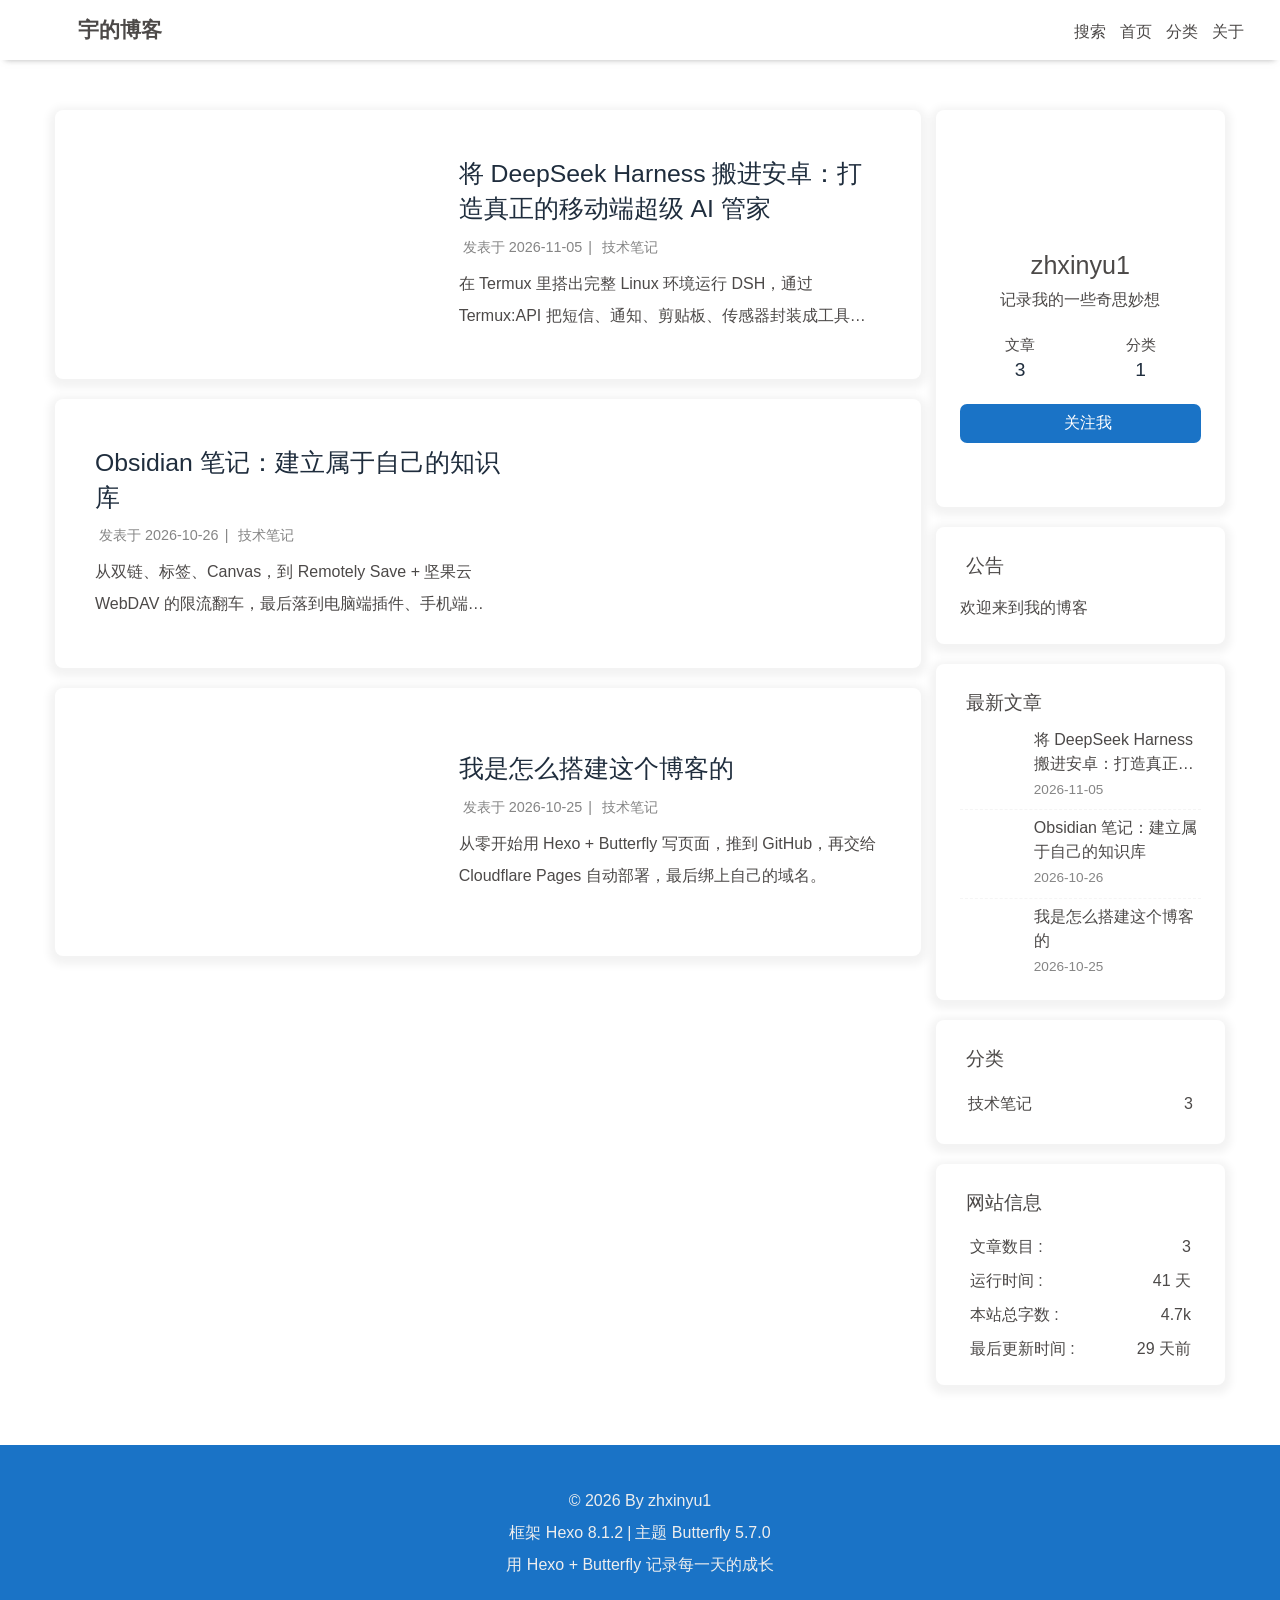
<file: index.html>
<!DOCTYPE html><html lang="zh-CN" data-theme="light"><head><meta charset="UTF-8"><meta http-equiv="X-UA-Compatible" content="IE=edge"><meta name="viewport" content="width=device-width, initial-scale=1.0,viewport-fit=cover"><title>宇的博客 - 记录我的一些奇思妙想</title><meta name="author" content="zhxinyu1"><meta name="copyright" content="zhxinyu1"><meta name="format-detection" content="telephone=no"><meta name="theme-color" content="#ffffff"><meta name="description" content="一些奇思妙想，一些偶然的小发现">
<meta property="og:type" content="website">
<meta property="og:title" content="宇的博客">
<meta property="og:url" content="https://zhxinyu1.github.io/index.html">
<meta property="og:site_name" content="宇的博客">
<meta property="og:description" content="一些奇思妙想，一些偶然的小发现">
<meta property="og:locale" content="zh_CN">
<meta property="og:image" content="https://zhxinyu1.github.io/img/avatar.jpg">
<meta property="article:author" content="zhxinyu1">
<meta property="article:tag" content="博客, 随笔, 奇思妙想">
<meta name="twitter:card" content="summary">
<meta name="twitter:image" content="https://zhxinyu1.github.io/img/avatar.jpg"><script type="application/ld+json">{
  "@context": "https://schema.org",
  "@type": "WebSite",
  "name": "宇的博客",
  "alternateName": [
    "记录我的一些奇思妙想",
    "zhxinyu1.github.io"
  ],
  "url": "https://zhxinyu1.github.io/"
}</script><link rel="shortcut icon" href="/img/favicon.png"><link rel="canonical" href="https://zhxinyu1.github.io/index.html"><link rel="preconnect" href="https://registry.npmmirror.com"/><link rel="stylesheet" href="/css/index.css?v=5.7.0"><link rel="stylesheet" href="https://registry.npmmirror.com/@fortawesome/fontawesome-free/7.3.1/files/css/all.min.css"><link rel="stylesheet" href="https://registry.npmmirror.com/@fancyapps/ui/6.1.14/files/dist/fancybox/fancybox.css" media="print" onload="this.media='all'"><script>
    (() => {
      
    const saveToLocal = {
      set: (key, value, ttl) => {
        const data = { value }

        if (ttl != null) {
          data.expiry = Date.now() + ttl * 86400000
        }

        localStorage.setItem(key, JSON.stringify(data))
      },
      get: key => {
        const itemStr = localStorage.getItem(key)
        if (!itemStr) return

        try {
          const data = JSON.parse(itemStr)

          if (data.expiry && Date.now() > data.expiry) {
            localStorage.removeItem(key)
            return
          }

          return data.value
        } catch {
          localStorage.removeItem(key)
        }
      }
    }

    const scriptCache = new Map()
    const cssCache = new Map()
    window.btf = {
      saveToLocal,
      getScript: (url, attr = {}) => {
        if (scriptCache.has(url)) {
          return scriptCache.get(url)
        }

        const promise = new Promise((resolve, reject) => {
          const script = document.createElement('script')

          script.src = url
          script.async = true

          for (const key in attr) {
            script.setAttribute(key, attr[key])
          }

          script.onload = resolve
          script.onerror = reject

          document.head.appendChild(script)
        })

        scriptCache.set(url, promise)

        return promise
      },
      getCSS: (url, id) => {
        if (cssCache.has(url)) {
          return cssCache.get(url)
        }

        const promise = new Promise((resolve, reject) => {
          const link = document.createElement('link')

          link.rel = 'stylesheet'
          link.href = url

          if (id) {
            link.id = id
          }

          link.onload = resolve
          link.onerror = reject

          document.head.appendChild(link)
        })

        cssCache.set(url, promise)

        return promise
      },
      addGlobalFn: (key, fn, name = false, parent = window) => {
        if (!false && key.startsWith('pjax')) return
        const globalFn = parent.globalFn || {}
        globalFn[key] = globalFn[key] || {}
        globalFn[key][name || Object.keys(globalFn[key]).length] = fn
        parent.globalFn = globalFn
      }
    }
  
      
      const metaThemeColor = document.querySelector('meta[name="theme-color"]')
      const activateDarkMode = () => {
        document.documentElement.dataset.theme = 'dark'
        if (metaThemeColor !== null) {
          metaThemeColor.setAttribute('content', '#0d0d0d')
        }
      }
      const activateLightMode = () => {
        document.documentElement.dataset.theme = 'light'
        if (metaThemeColor !== null) {
          metaThemeColor.setAttribute('content', '#ffffff')
        }
      }

      btf.activateDarkMode = activateDarkMode
      btf.activateLightMode = activateLightMode

      const theme = saveToLocal.get('theme')
    
          const mediaQueryDark = window.matchMedia('(prefers-color-scheme: dark)')
          const mediaQueryLight = window.matchMedia('(prefers-color-scheme: light)')

          if (theme === undefined) {
            if (mediaQueryLight.matches) activateLightMode()
            else if (mediaQueryDark.matches) activateDarkMode()
            else {
              const hour = new Date().getHours()
              const start = 6
              const end = 18
              const isNight =
                start < end
                    ? hour < start || hour >= end
                    : hour >= start || hour < end
              isNight ? activateDarkMode() : activateLightMode()
            }
            mediaQueryDark.addEventListener('change', e => {
              if (saveToLocal.get('theme') === undefined) {
                e.matches ? activateDarkMode() : activateLightMode()
              }
            })
          } else {
            theme === 'light' ? activateLightMode() : activateDarkMode()
          }
        
      
      const asideStatus = saveToLocal.get('aside-status')
      if (asideStatus !== undefined) {
        document.documentElement.classList.toggle('hide-aside', asideStatus === 'hide')
      }
    
      
    const detectApple = () => {
      if (/iPad|iPhone|iPod|Macintosh/.test(navigator.userAgent)) {
        document.documentElement.classList.add('apple')
      }
    }
    detectApple()
  
    })()
  </script><script>const GLOBAL_CONFIG = {
  root: '/',
  algolia: undefined,
  localSearch: {"path":"/search.xml","preload":true,"top_n_per_article":1,"unescape":false,"pagination":{"enable":false,"hitsPerPage":8},"languages":{"hits_empty":"未找到符合您查询的内容：${query}","hits_stats":"共找到 ${hits} 篇文章"}},
  translate: undefined,
  highlight: {"plugin":"highlight.js","highlightCopy":true,"highlightLang":true,"highlightHeightLimit":false,"highlightFullpage":false,"highlightMacStyle":true},
  copy: {
    success: '复制成功',
    error: '复制失败',
    noSupport: '浏览器不支持'
  },
  relativeDate: {
    homepage: false,
    post: false
  },
  runtime: '天',
  dateSuffix: {
    just: '刚刚',
    min: '分钟前',
    hour: '小时前',
    day: '天前',
    month: '个月前'
  },
  copyright: {"limitCount":150,"languages":{"author":"作者: zhxinyu1","link":"链接: ","source":"来源: 宇的博客","info":"著作权归作者所有。商业转载请联系作者获得授权，非商业转载请注明出处。"}},
  lightbox: 'fancybox',
  Snackbar: undefined,
  infinitegrid: {
    js: 'https://registry.npmmirror.com/@egjs/infinitegrid/4.13.0/files/dist/infinitegrid.min.js',
    buttonText: '加载更多'
  },
  isPhotoFigcaption: true,
  islazyloadPlugin: true,
  isAnchor: false,
  percent: {
    toc: true,
    rightside: true,
  },
  autoDarkmode: true
}</script><script id="config-diff">var GLOBAL_CONFIG_SITE = {
  title: '宇的博客',
  isHighlightShrink: false,
  isToc: false,
  pageType: 'home'
}</script><link rel="stylesheet" href="/css/custom.css"><meta name="generator" content="Hexo 8.1.2"></head><body><div id="loading-box"><div class="loading-left-bg"></div><div class="loading-right-bg"></div><div class="spinner-box"><div class="configure-border-1"><div class="configure-core"></div></div><div class="configure-border-2"><div class="configure-core"></div></div><div class="loading-word">加载中...</div></div></div><script>(()=>{
  const $loadingBox = document.getElementById('loading-box')
  const $body = document.body
  const preloader = {
    endLoading: () => {
      if ($loadingBox.classList.contains('loaded')) return
      $body.style.overflow = ''
      $loadingBox.classList.add('loaded')
    },
    initLoading: () => {
      $body.style.overflow = 'hidden'
      $loadingBox.classList.remove('loaded')
    }
  }

  preloader.initLoading()

  if (document.readyState === 'complete') {
    preloader.endLoading()
  } else {
    window.addEventListener('load', preloader.endLoading)
    document.addEventListener('DOMContentLoaded', preloader.endLoading)
    // Add timeout protection: force end after 7 seconds
    setTimeout(preloader.endLoading, 7000)
  }

  if (false) {
    btf.addGlobalFn('pjaxSend', preloader.initLoading, 'preloader_init')
    btf.addGlobalFn('pjaxComplete', preloader.endLoading, 'preloader_end')
  }
})()</script><div id="sidebar"><div id="menu-mask"></div><div id="sidebar-menus"><div class="avatar-img text-center"><img src="[data-uri]" data-lazy-src="/img/avatar.jpg" onerror="this.onerror=null;this.src='/img/friend_404.gif'" alt="avatar"/></div><div class="site-data text-center"><a href="/"><div class="headline">文章</div><div class="length-num">3</div></a><a href="/categories/"><div class="headline">分类</div><div class="length-num">1</div></a></div><div class="menus_items"><div class="menus_item"><a class="site-page" href="/"><i class="fa-fw fas fa-home"></i><span> 首页</span></a></div><div class="menus_item"><a class="site-page" href="/categories/"><i class="fa-fw fas fa-folder-open"></i><span> 分类</span></a></div><div class="menus_item"><a class="site-page" href="/about/"><i class="fa-fw fas fa-user"></i><span> 关于</span></a></div></div></div></div><div class="page" id="body-wrap"><header class="not-top-img fixed" id="page-header"><nav id="nav"><span id="blog-info"><a class="nav-site-title" href="/"><img class="site-icon" src="[data-uri]" data-lazy-src="/img/logo.png" alt="Logo"><span class="site-name">宇的博客</span></a></span><div id="menus"><div id="search-button"><span class="site-page social-icon search"><i class="fas fa-search fa-fw"></i><span> 搜索</span></span></div><div class="menus_items"><div class="menus_item"><a class="site-page" href="/"><i class="fa-fw fas fa-home"></i><span> 首页</span></a></div><div class="menus_item"><a class="site-page" href="/categories/"><i class="fa-fw fas fa-folder-open"></i><span> 分类</span></a></div><div class="menus_item"><a class="site-page" href="/about/"><i class="fa-fw fas fa-user"></i><span> 关于</span></a></div></div><div id="toggle-menu"><span class="site-page"><i class="fas fa-bars fa-fw"></i></span></div></div></nav><h1 class="title-seo">宇的博客</h1></header><main class="layout" id="content-inner"><div class="recent-posts nc" id="recent-posts"><div class="recent-post-items"><div class="recent-post-item"><div class="post_cover left"><a href="/2026/11/05/DeepSeekHarness%E8%A3%85%E8%BF%9B%E5%AE%89%E5%8D%93%E6%89%8B%E6%9C%BA/" title="将 DeepSeek Harness 搬进安卓：打造真正的移动端超级 AI 管家"><img class="post-bg" src="[data-uri]" data-lazy-src="/img/cover/dsh-android.jpg" onerror="this.onerror=null;this.src='/img/404.jpg'" alt="将 DeepSeek Harness 搬进安卓：打造真正的移动端超级 AI 管家"></a></div><div class="recent-post-info"><a class="article-title" href="/2026/11/05/DeepSeekHarness%E8%A3%85%E8%BF%9B%E5%AE%89%E5%8D%93%E6%89%8B%E6%9C%BA/" title="将 DeepSeek Harness 搬进安卓：打造真正的移动端超级 AI 管家">将 DeepSeek Harness 搬进安卓：打造真正的移动端超级 AI 管家</a><div class="article-meta-wrap"><span class="post-meta-date"><i class="far fa-calendar-alt"></i><span class="article-meta-label">发表于</span><time datetime="2026-11-05T10:30:00.000Z" title="发表于 2026-11-05 18:30:00">2026-11-05</time></span><span class="article-meta"><span class="article-meta-separator">|</span><i class="fas fa-inbox"></i><a class="article-meta__categories" href="/categories/%E6%8A%80%E6%9C%AF%E7%AC%94%E8%AE%B0/">技术笔记</a></span></div><div class="content">在 Termux 里搭出完整 Linux 环境运行 DSH，通过 Termux:API 把短信、通知、剪贴板、传感器封装成工具交给 Agent，附插件扩展、Token 优化与 ROOT 进阶的思路。</div></div></div><div class="recent-post-item"><div class="post_cover right"><a href="/2026/10/26/Obsidian%E7%AC%94%E8%AE%B0-%E5%BB%BA%E7%AB%8B%E5%B1%9E%E4%BA%8E%E8%87%AA%E5%B7%B1%E7%9A%84%E7%9F%A5%E8%AF%86%E5%BA%93/" title="Obsidian 笔记：建立属于自己的知识库"><img class="post-bg" src="[data-uri]" data-lazy-src="/img/cover/obsidian.jpg" onerror="this.onerror=null;this.src='/img/404.jpg'" alt="Obsidian 笔记：建立属于自己的知识库"></a></div><div class="recent-post-info"><a class="article-title" href="/2026/10/26/Obsidian%E7%AC%94%E8%AE%B0-%E5%BB%BA%E7%AB%8B%E5%B1%9E%E4%BA%8E%E8%87%AA%E5%B7%B1%E7%9A%84%E7%9F%A5%E8%AF%86%E5%BA%93/" title="Obsidian 笔记：建立属于自己的知识库">Obsidian 笔记：建立属于自己的知识库</a><div class="article-meta-wrap"><span class="post-meta-date"><i class="far fa-calendar-alt"></i><span class="article-meta-label">发表于</span><time datetime="2026-10-26T14:45:00.000Z" title="发表于 2026-10-26 22:45:00">2026-10-26</time></span><span class="article-meta"><span class="article-meta-separator">|</span><i class="fas fa-inbox"></i><a class="article-meta__categories" href="/categories/%E6%8A%80%E6%9C%AF%E7%AC%94%E8%AE%B0/">技术笔记</a></span></div><div class="content">从双链、标签、Canvas，到 Remotely Save + 坚果云 WebDAV 的限流翻车，最后落到电脑端插件、手机端 Termux 脚本共用一套 GitHub 仓库的稳定同步方案。</div></div></div><div class="recent-post-item"><div class="post_cover left"><a href="/2026/10/25/%E6%88%91%E7%9A%84%E7%AC%AC%E4%B8%80%E7%AF%87%E5%8D%9A%E5%AE%A2/" title="我是怎么搭建这个博客的"><img class="post-bg" src="[data-uri]" data-lazy-src="/img/cover/blogbuild.jpg" onerror="this.onerror=null;this.src='/img/404.jpg'" alt="我是怎么搭建这个博客的"></a></div><div class="recent-post-info"><a class="article-title" href="/2026/10/25/%E6%88%91%E7%9A%84%E7%AC%AC%E4%B8%80%E7%AF%87%E5%8D%9A%E5%AE%A2/" title="我是怎么搭建这个博客的">我是怎么搭建这个博客的</a><div class="article-meta-wrap"><span class="post-meta-date"><i class="far fa-calendar-alt"></i><span class="article-meta-label">发表于</span><time datetime="2026-10-25T03:40:00.000Z" title="发表于 2026-10-25 11:40:00">2026-10-25</time></span><span class="article-meta"><span class="article-meta-separator">|</span><i class="fas fa-inbox"></i><a class="article-meta__categories" href="/categories/%E6%8A%80%E6%9C%AF%E7%AC%94%E8%AE%B0/">技术笔记</a></span></div><div class="content">从零开始用 Hexo + Butterfly 写页面，推到 GitHub，再交给 Cloudflare Pages 自动部署，最后绑上自己的域名。</div></div></div></div></div><div class="aside-content" id="aside-content"><div class="card-widget card-info text-center"><div class="avatar-img"><img src="[data-uri]" data-lazy-src="/img/avatar.jpg" onerror="this.onerror=null;this.src='/img/friend_404.gif'" alt="avatar"/></div><div class="author-info-name">zhxinyu1</div><div class="author-info-description">记录我的一些奇思妙想</div><div class="site-data"><a href="/"><div class="headline">文章</div><div class="length-num">3</div></a><a href="/categories/"><div class="headline">分类</div><div class="length-num">1</div></a></div><a id="card-info-btn" target="_blank" rel="noopener" href="https://github.com/zhxinyu1"><i class="fab fa-github"></i><span>关注我</span></a><div class="card-info-social-icons"><a class="social-icon" href="https://github.com/zhxinyu1" target="_blank" title="Github"><i class="fab fa-github" style="color: #1a73c6;"></i></a><a class="social-icon" href="/categories/" target="_blank" title="分类"><i class="fas fa-folder-open" style="color: #1a73c6;"></i></a><a class="social-icon" href="/about/" target="_blank" title="联系我"><i class="fas fa-envelope" style="color: #1a73c6;"></i></a></div></div><div class="card-widget card-announcement"><div class="item-headline"><i class="fas fa-bullhorn fa-shake"></i><span>公告</span></div><div class="announcement_content">欢迎来到我的博客</div></div><div class="sticky_layout"><div class="card-widget card-recent-post"><div class="item-headline"><i class="fas fa-history"></i><span>最新文章</span></div><div class="aside-list"><div class="aside-list-item"><a class="thumbnail" href="/2026/11/05/DeepSeekHarness%E8%A3%85%E8%BF%9B%E5%AE%89%E5%8D%93%E6%89%8B%E6%9C%BA/" title="将 DeepSeek Harness 搬进安卓：打造真正的移动端超级 AI 管家"><img src="[data-uri]" data-lazy-src="/img/cover/dsh-android.jpg" onerror="this.onerror=null;this.src='/img/404.jpg'" alt="将 DeepSeek Harness 搬进安卓：打造真正的移动端超级 AI 管家"/></a><div class="content"><a class="title" href="/2026/11/05/DeepSeekHarness%E8%A3%85%E8%BF%9B%E5%AE%89%E5%8D%93%E6%89%8B%E6%9C%BA/" title="将 DeepSeek Harness 搬进安卓：打造真正的移动端超级 AI 管家">将 DeepSeek Harness 搬进安卓：打造真正的移动端超级 AI 管家</a><time datetime="2026-11-05T10:30:00.000Z" title="发表于 2026-11-05 18:30:00">2026-11-05</time></div></div><div class="aside-list-item"><a class="thumbnail" href="/2026/10/26/Obsidian%E7%AC%94%E8%AE%B0-%E5%BB%BA%E7%AB%8B%E5%B1%9E%E4%BA%8E%E8%87%AA%E5%B7%B1%E7%9A%84%E7%9F%A5%E8%AF%86%E5%BA%93/" title="Obsidian 笔记：建立属于自己的知识库"><img src="[data-uri]" data-lazy-src="/img/cover/obsidian.jpg" onerror="this.onerror=null;this.src='/img/404.jpg'" alt="Obsidian 笔记：建立属于自己的知识库"/></a><div class="content"><a class="title" href="/2026/10/26/Obsidian%E7%AC%94%E8%AE%B0-%E5%BB%BA%E7%AB%8B%E5%B1%9E%E4%BA%8E%E8%87%AA%E5%B7%B1%E7%9A%84%E7%9F%A5%E8%AF%86%E5%BA%93/" title="Obsidian 笔记：建立属于自己的知识库">Obsidian 笔记：建立属于自己的知识库</a><time datetime="2026-10-26T14:45:00.000Z" title="发表于 2026-10-26 22:45:00">2026-10-26</time></div></div><div class="aside-list-item"><a class="thumbnail" href="/2026/10/25/%E6%88%91%E7%9A%84%E7%AC%AC%E4%B8%80%E7%AF%87%E5%8D%9A%E5%AE%A2/" title="我是怎么搭建这个博客的"><img src="[data-uri]" data-lazy-src="/img/cover/blogbuild.jpg" onerror="this.onerror=null;this.src='/img/404.jpg'" alt="我是怎么搭建这个博客的"/></a><div class="content"><a class="title" href="/2026/10/25/%E6%88%91%E7%9A%84%E7%AC%AC%E4%B8%80%E7%AF%87%E5%8D%9A%E5%AE%A2/" title="我是怎么搭建这个博客的">我是怎么搭建这个博客的</a><time datetime="2026-10-25T03:40:00.000Z" title="发表于 2026-10-25 11:40:00">2026-10-25</time></div></div></div></div><div class="card-widget card-categories"><div class="item-headline"><i class="fas fa-folder-open"></i><span>分类</span></div>
          <ul class="card-category-list" id="aside-cat-list">
            <li class="card-category-list-item "><a class="card-category-list-link" href="/categories/%E6%8A%80%E6%9C%AF%E7%AC%94%E8%AE%B0/"><span class="card-category-list-name">技术笔记</span><span class="card-category-list-count">3</span></a></li>
          </ul></div><div class="card-widget card-webinfo"><div class="item-headline"><i class="fas fa-chart-line"></i><span>网站信息</span></div><div class="webinfo"><div class="webinfo-item"><div class="item-name">文章数目 :</div><div class="item-count">3</div></div><div class="webinfo-item"><div class="item-name">运行时间 :</div><div class="item-count" id="runtimeshow" data-publishDate="2026-10-24T16:00:00.000Z"><i class="fa-solid fa-spinner fa-spin"></i></div></div><div class="webinfo-item"><div class="item-name">本站总字数 :</div><div class="item-count">4.7k</div></div><div class="webinfo-item"><div class="item-name">最后更新时间 :</div><div class="item-count" id="last-push-date" data-lastPushDate="2026-11-05T11:14:44.899Z"><i class="fa-solid fa-spinner fa-spin"></i></div></div></div></div></div></div></main><footer id="footer"><div class="footer-other"><div class="footer-copyright"><span class="copyright">&copy;&nbsp;2026 By zhxinyu1</span><span class="framework-info"><span>框架 </span><a target="_blank" rel="noopener" href="https://hexo.io">Hexo 8.1.2</a><span class="footer-separator">|</span><span>主题 </span><a target="_blank" rel="noopener" href="https://github.com/jerryc127/hexo-theme-butterfly">Butterfly 5.7.0</a></span></div><div class="footer_custom_text">用 Hexo + Butterfly 记录每一天的成长</div></div></footer></div><div id="rightside"><div id="rightside-config-hide"><button id="darkmode" type="button" title="日间和夜间模式切换"><i class="fas fa-adjust"></i></button><button id="hide-aside-btn" type="button" title="单栏和双栏切换"><i class="fas fa-arrows-alt-h"></i></button></div><div id="rightside-config-show"><button id="rightside-config" type="button" title="设置"><i class="fas fa-cog fa-spin"></i></button><button id="go-up" type="button" title="回到顶部"><span class="scroll-percent"></span><i class="fas fa-arrow-up"></i></button></div></div><div><script src="/js/utils.js?v=5.7.0"></script><script src="/js/main.js?v=5.7.0"></script><script src="https://registry.npmmirror.com/@fancyapps/ui/6.1.14/files/dist/fancybox/fancybox.umd.js"></script><script src="https://registry.npmmirror.com/instant.page/5.2.0/files/instantpage.js" type="module"></script><script src="https://registry.npmmirror.com/vanilla-lazyload/19.1.3/files/dist/lazyload.iife.min.js"></script><div class="js-pjax"></div><script defer="defer" id="ribbon" src="https://registry.npmmirror.com/butterfly-extsrc/1.1.6/files/dist/canvas-ribbon.min.js" size="140" alpha="0.5" zIndex="-1" mobile="false" data-click="false"></script><script id="click-heart" src="https://registry.npmmirror.com/butterfly-extsrc/1.1.6/files/dist/click-heart.min.js" async="async" mobile="false"></script><div id="local-search"><div class="search-dialog"><nav class="search-nav"><span class="search-dialog-title">搜索</span><i class="fas fa-spinner fa-pulse" id="loading-status" hidden="hidden"></i><button class="search-close-button"><i class="fas fa-times"></i></button></nav><div class="text-center" id="loading-database"><i class="fas fa-spinner fa-pulse"></i><span>  数据加载中</span></div><div class="local-search-input"><input placeholder="搜索文章…" type="text"/></div><hr/><div id="local-search-results"></div><div class="ais-Pagination" id="local-search-pagination" style="display:none;"><ul class="ais-Pagination-list"></ul></div><div id="local-search-stats"></div></div><div id="search-mask"></div><script src="/js/search/local-search.js?v=5.7.0"></script></div></div></body></html>
</file>
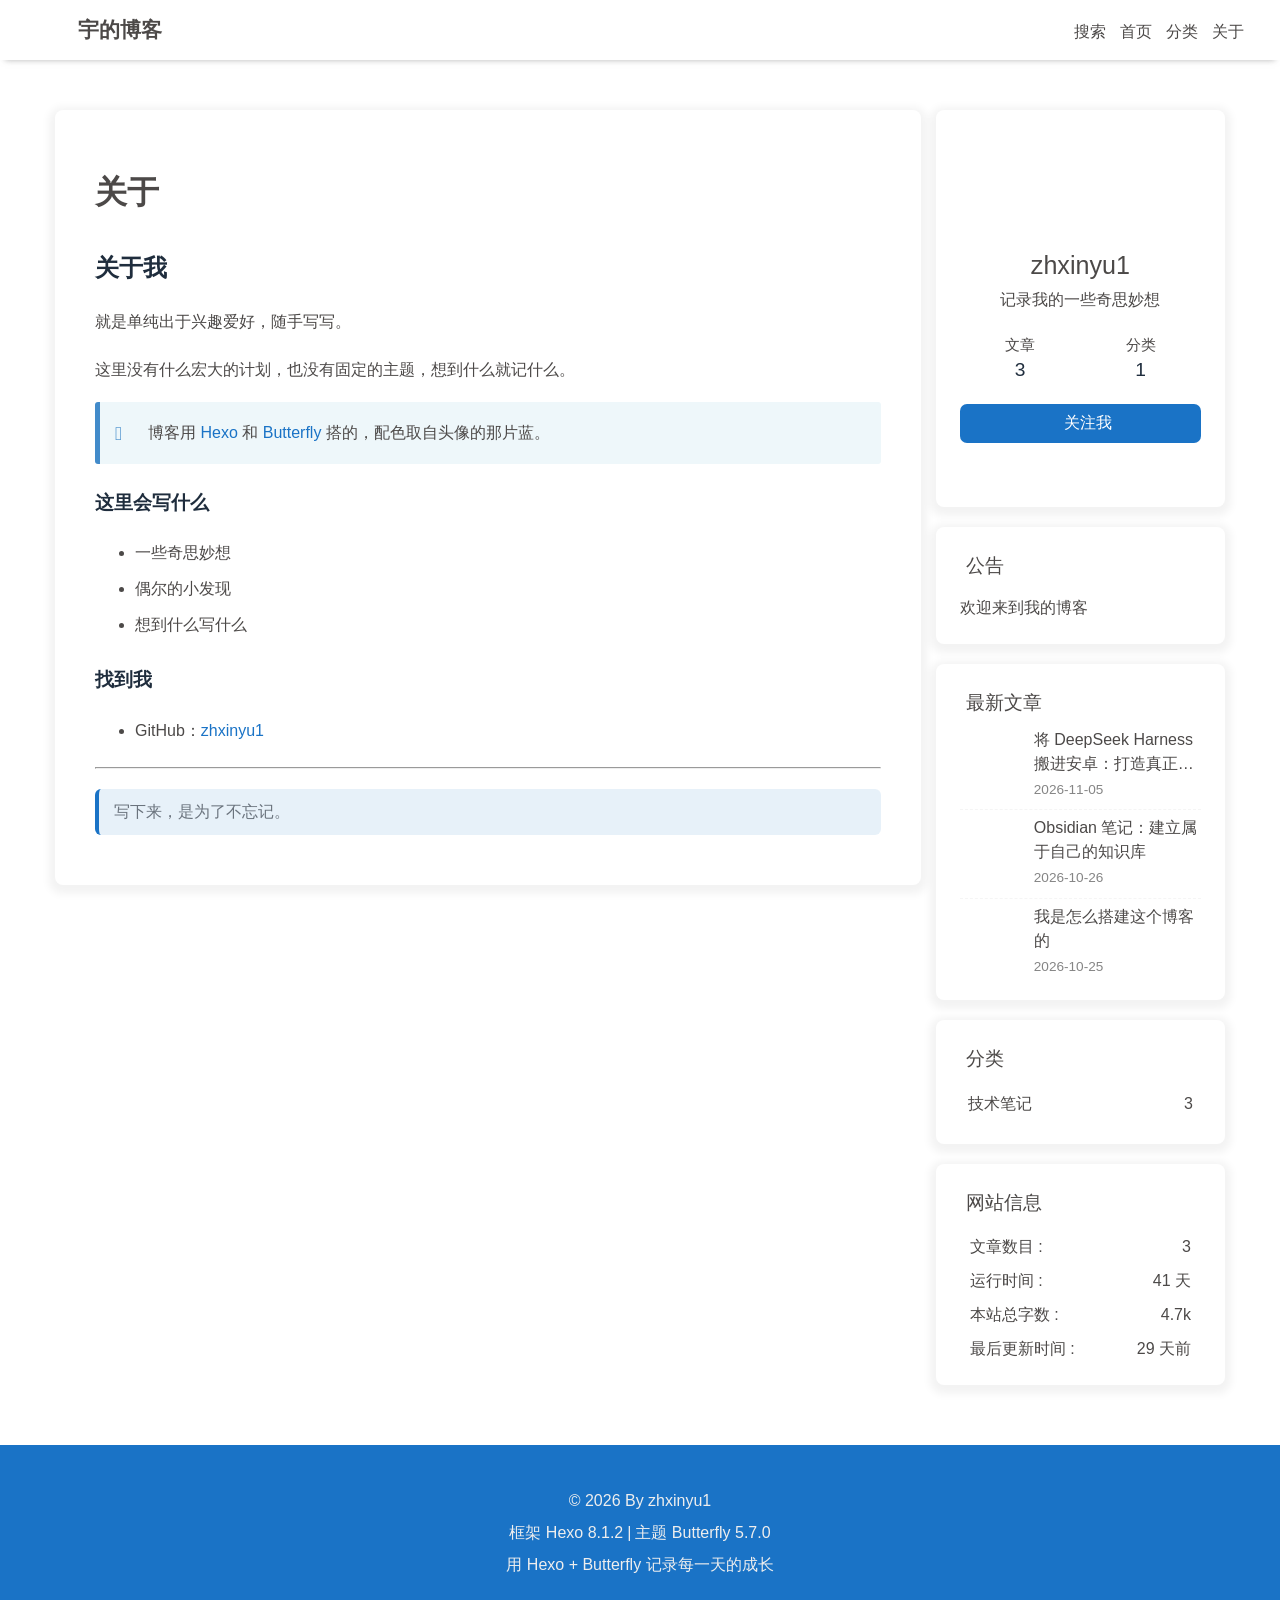
<file: about/index.html>
<!DOCTYPE html><html lang="zh-CN" data-theme="light"><head><meta charset="UTF-8"><meta http-equiv="X-UA-Compatible" content="IE=edge"><meta name="viewport" content="width=device-width, initial-scale=1.0,viewport-fit=cover"><title>关于 | 宇的博客</title><meta name="author" content="zhxinyu1"><meta name="copyright" content="zhxinyu1"><meta name="format-detection" content="telephone=no"><meta name="theme-color" content="#ffffff"><meta name="description" content="关于我就是单纯出于兴趣爱好，随手写写。 这里没有什么宏大的计划，也没有固定的主题，想到什么就记什么。 博客用 Hexo 和 Butterfly 搭的，配色取自头像的那片蓝。   这里会写什么 一些奇思妙想 偶尔的小发现 想到什么写什么  找到我 GitHub：zhxinyu1    写下来，是为了不忘记。">
<meta property="og:type" content="website">
<meta property="og:title" content="关于">
<meta property="og:url" content="https://zhxinyu1.github.io/about/index.html">
<meta property="og:site_name" content="宇的博客">
<meta property="og:description" content="关于我就是单纯出于兴趣爱好，随手写写。 这里没有什么宏大的计划，也没有固定的主题，想到什么就记什么。 博客用 Hexo 和 Butterfly 搭的，配色取自头像的那片蓝。   这里会写什么 一些奇思妙想 偶尔的小发现 想到什么写什么  找到我 GitHub：zhxinyu1    写下来，是为了不忘记。">
<meta property="og:locale" content="zh_CN">
<meta property="og:image" content="https://zhxinyu1.github.io/img/avatar.jpg">
<meta property="article:published_time" content="2023-12-31T16:00:00.000Z">
<meta property="article:modified_time" content="2023-12-31T16:00:00.000Z">
<meta property="article:author" content="zhxinyu1">
<meta property="article:tag" content="博客, 随笔, 奇思妙想">
<meta name="twitter:card" content="summary">
<meta name="twitter:image" content="https://zhxinyu1.github.io/img/avatar.jpg"><script type="application/ld+json"></script><link rel="shortcut icon" href="/img/favicon.png"><link rel="canonical" href="https://zhxinyu1.github.io/about/index.html"><link rel="preconnect" href="https://registry.npmmirror.com"/><link rel="stylesheet" href="/css/index.css?v=5.7.0"><link rel="stylesheet" href="https://registry.npmmirror.com/@fortawesome/fontawesome-free/7.3.1/files/css/all.min.css"><link rel="stylesheet" href="https://registry.npmmirror.com/@fancyapps/ui/6.1.14/files/dist/fancybox/fancybox.css" media="print" onload="this.media='all'"><script>
    (() => {
      
    const saveToLocal = {
      set: (key, value, ttl) => {
        const data = { value }

        if (ttl != null) {
          data.expiry = Date.now() + ttl * 86400000
        }

        localStorage.setItem(key, JSON.stringify(data))
      },
      get: key => {
        const itemStr = localStorage.getItem(key)
        if (!itemStr) return

        try {
          const data = JSON.parse(itemStr)

          if (data.expiry && Date.now() > data.expiry) {
            localStorage.removeItem(key)
            return
          }

          return data.value
        } catch {
          localStorage.removeItem(key)
        }
      }
    }

    const scriptCache = new Map()
    const cssCache = new Map()
    window.btf = {
      saveToLocal,
      getScript: (url, attr = {}) => {
        if (scriptCache.has(url)) {
          return scriptCache.get(url)
        }

        const promise = new Promise((resolve, reject) => {
          const script = document.createElement('script')

          script.src = url
          script.async = true

          for (const key in attr) {
            script.setAttribute(key, attr[key])
          }

          script.onload = resolve
          script.onerror = reject

          document.head.appendChild(script)
        })

        scriptCache.set(url, promise)

        return promise
      },
      getCSS: (url, id) => {
        if (cssCache.has(url)) {
          return cssCache.get(url)
        }

        const promise = new Promise((resolve, reject) => {
          const link = document.createElement('link')

          link.rel = 'stylesheet'
          link.href = url

          if (id) {
            link.id = id
          }

          link.onload = resolve
          link.onerror = reject

          document.head.appendChild(link)
        })

        cssCache.set(url, promise)

        return promise
      },
      addGlobalFn: (key, fn, name = false, parent = window) => {
        if (!false && key.startsWith('pjax')) return
        const globalFn = parent.globalFn || {}
        globalFn[key] = globalFn[key] || {}
        globalFn[key][name || Object.keys(globalFn[key]).length] = fn
        parent.globalFn = globalFn
      }
    }
  
      
      const metaThemeColor = document.querySelector('meta[name="theme-color"]')
      const activateDarkMode = () => {
        document.documentElement.dataset.theme = 'dark'
        if (metaThemeColor !== null) {
          metaThemeColor.setAttribute('content', '#0d0d0d')
        }
      }
      const activateLightMode = () => {
        document.documentElement.dataset.theme = 'light'
        if (metaThemeColor !== null) {
          metaThemeColor.setAttribute('content', '#ffffff')
        }
      }

      btf.activateDarkMode = activateDarkMode
      btf.activateLightMode = activateLightMode

      const theme = saveToLocal.get('theme')
    
          const mediaQueryDark = window.matchMedia('(prefers-color-scheme: dark)')
          const mediaQueryLight = window.matchMedia('(prefers-color-scheme: light)')

          if (theme === undefined) {
            if (mediaQueryLight.matches) activateLightMode()
            else if (mediaQueryDark.matches) activateDarkMode()
            else {
              const hour = new Date().getHours()
              const start = 6
              const end = 18
              const isNight =
                start < end
                    ? hour < start || hour >= end
                    : hour >= start || hour < end
              isNight ? activateDarkMode() : activateLightMode()
            }
            mediaQueryDark.addEventListener('change', e => {
              if (saveToLocal.get('theme') === undefined) {
                e.matches ? activateDarkMode() : activateLightMode()
              }
            })
          } else {
            theme === 'light' ? activateLightMode() : activateDarkMode()
          }
        
      
      const asideStatus = saveToLocal.get('aside-status')
      if (asideStatus !== undefined) {
        document.documentElement.classList.toggle('hide-aside', asideStatus === 'hide')
      }
    
      
    const detectApple = () => {
      if (/iPad|iPhone|iPod|Macintosh/.test(navigator.userAgent)) {
        document.documentElement.classList.add('apple')
      }
    }
    detectApple()
  
    })()
  </script><script>const GLOBAL_CONFIG = {
  root: '/',
  algolia: undefined,
  localSearch: {"path":"/search.xml","preload":true,"top_n_per_article":1,"unescape":false,"pagination":{"enable":false,"hitsPerPage":8},"languages":{"hits_empty":"未找到符合您查询的内容：${query}","hits_stats":"共找到 ${hits} 篇文章"}},
  translate: undefined,
  highlight: {"plugin":"highlight.js","highlightCopy":true,"highlightLang":true,"highlightHeightLimit":false,"highlightFullpage":false,"highlightMacStyle":true},
  copy: {
    success: '复制成功',
    error: '复制失败',
    noSupport: '浏览器不支持'
  },
  relativeDate: {
    homepage: false,
    post: false
  },
  runtime: '天',
  dateSuffix: {
    just: '刚刚',
    min: '分钟前',
    hour: '小时前',
    day: '天前',
    month: '个月前'
  },
  copyright: {"limitCount":150,"languages":{"author":"作者: zhxinyu1","link":"链接: ","source":"来源: 宇的博客","info":"著作权归作者所有。商业转载请联系作者获得授权，非商业转载请注明出处。"}},
  lightbox: 'fancybox',
  Snackbar: undefined,
  infinitegrid: {
    js: 'https://registry.npmmirror.com/@egjs/infinitegrid/4.13.0/files/dist/infinitegrid.min.js',
    buttonText: '加载更多'
  },
  isPhotoFigcaption: true,
  islazyloadPlugin: true,
  isAnchor: false,
  percent: {
    toc: true,
    rightside: true,
  },
  autoDarkmode: true
}</script><script id="config-diff">var GLOBAL_CONFIG_SITE = {
  title: '关于',
  isHighlightShrink: false,
  isToc: false,
  pageType: 'page'
}</script><link rel="stylesheet" href="/css/custom.css"><meta name="generator" content="Hexo 8.1.2"></head><body><div id="loading-box"><div class="loading-left-bg"></div><div class="loading-right-bg"></div><div class="spinner-box"><div class="configure-border-1"><div class="configure-core"></div></div><div class="configure-border-2"><div class="configure-core"></div></div><div class="loading-word">加载中...</div></div></div><script>(()=>{
  const $loadingBox = document.getElementById('loading-box')
  const $body = document.body
  const preloader = {
    endLoading: () => {
      if ($loadingBox.classList.contains('loaded')) return
      $body.style.overflow = ''
      $loadingBox.classList.add('loaded')
    },
    initLoading: () => {
      $body.style.overflow = 'hidden'
      $loadingBox.classList.remove('loaded')
    }
  }

  preloader.initLoading()

  if (document.readyState === 'complete') {
    preloader.endLoading()
  } else {
    window.addEventListener('load', preloader.endLoading)
    document.addEventListener('DOMContentLoaded', preloader.endLoading)
    // Add timeout protection: force end after 7 seconds
    setTimeout(preloader.endLoading, 7000)
  }

  if (false) {
    btf.addGlobalFn('pjaxSend', preloader.initLoading, 'preloader_init')
    btf.addGlobalFn('pjaxComplete', preloader.endLoading, 'preloader_end')
  }
})()</script><div id="sidebar"><div id="menu-mask"></div><div id="sidebar-menus"><div class="avatar-img text-center"><img src="[data-uri]" data-lazy-src="/img/avatar.jpg" onerror="this.onerror=null;this.src='/img/friend_404.gif'" alt="avatar"/></div><div class="site-data text-center"><a href="/"><div class="headline">文章</div><div class="length-num">3</div></a><a href="/categories/"><div class="headline">分类</div><div class="length-num">1</div></a></div><div class="menus_items"><div class="menus_item"><a class="site-page" href="/"><i class="fa-fw fas fa-home"></i><span> 首页</span></a></div><div class="menus_item"><a class="site-page" href="/categories/"><i class="fa-fw fas fa-folder-open"></i><span> 分类</span></a></div><div class="menus_item"><a class="site-page" href="/about/"><i class="fa-fw fas fa-user"></i><span> 关于</span></a></div></div></div></div><div class="page type-about" id="body-wrap"><header class="not-top-img fixed" id="page-header"><nav id="nav"><span id="blog-info"><a class="nav-site-title" href="/"><img class="site-icon" src="[data-uri]" data-lazy-src="/img/logo.png" alt="Logo"><span class="site-name">宇的博客</span></a></span><div id="menus"><div id="search-button"><span class="site-page social-icon search"><i class="fas fa-search fa-fw"></i><span> 搜索</span></span></div><div class="menus_items"><div class="menus_item"><a class="site-page" href="/"><i class="fa-fw fas fa-home"></i><span> 首页</span></a></div><div class="menus_item"><a class="site-page" href="/categories/"><i class="fa-fw fas fa-folder-open"></i><span> 分类</span></a></div><div class="menus_item"><a class="site-page" href="/about/"><i class="fa-fw fas fa-user"></i><span> 关于</span></a></div></div><div id="toggle-menu"><span class="site-page"><i class="fas fa-bars fa-fw"></i></span></div></div></nav><h1 class="title-seo">关于</h1></header><main class="layout" id="content-inner"><div id="page"><div class="page-title">关于</div><div class="container" id="article-container"><h2 id="关于我"><a href="#关于我" class="headerlink" title="关于我"></a>关于我</h2><p>就是单纯出于兴趣爱好，随手写写。</p>
<p>这里没有什么宏大的计划，也没有固定的主题，想到什么就记什么。</p>
<div class="note info flat"><p>博客用 <a target="_blank" rel="noopener" href="https://hexo.io/">Hexo</a> 和 <a target="_blank" rel="noopener" href="https://butterfly.js.org/">Butterfly</a> 搭的，配色取自头像的那片蓝。</p>
</div>

<h3 id="这里会写什么"><a href="#这里会写什么" class="headerlink" title="这里会写什么"></a>这里会写什么</h3><ul>
<li>一些奇思妙想</li>
<li>偶尔的小发现</li>
<li>想到什么写什么</li>
</ul>
<h3 id="找到我"><a href="#找到我" class="headerlink" title="找到我"></a>找到我</h3><ul>
<li>GitHub：<a target="_blank" rel="noopener" href="https://github.com/zhxinyu1">zhxinyu1</a></li>
</ul>
<hr>
<blockquote>
<p>写下来，是为了不忘记。</p>
</blockquote>
</div></div><div class="aside-content" id="aside-content"><div class="card-widget card-info text-center"><div class="avatar-img"><img src="[data-uri]" data-lazy-src="/img/avatar.jpg" onerror="this.onerror=null;this.src='/img/friend_404.gif'" alt="avatar"/></div><div class="author-info-name">zhxinyu1</div><div class="author-info-description">记录我的一些奇思妙想</div><div class="site-data"><a href="/"><div class="headline">文章</div><div class="length-num">3</div></a><a href="/categories/"><div class="headline">分类</div><div class="length-num">1</div></a></div><a id="card-info-btn" target="_blank" rel="noopener" href="https://github.com/zhxinyu1"><i class="fab fa-github"></i><span>关注我</span></a><div class="card-info-social-icons"><a class="social-icon" href="https://github.com/zhxinyu1" target="_blank" title="Github"><i class="fab fa-github" style="color: #1a73c6;"></i></a><a class="social-icon" href="/categories/" target="_blank" title="分类"><i class="fas fa-folder-open" style="color: #1a73c6;"></i></a><a class="social-icon" href="/about/" target="_blank" title="联系我"><i class="fas fa-envelope" style="color: #1a73c6;"></i></a></div></div><div class="card-widget card-announcement"><div class="item-headline"><i class="fas fa-bullhorn fa-shake"></i><span>公告</span></div><div class="announcement_content">欢迎来到我的博客</div></div><div class="sticky_layout"><div class="card-widget card-recent-post"><div class="item-headline"><i class="fas fa-history"></i><span>最新文章</span></div><div class="aside-list"><div class="aside-list-item"><a class="thumbnail" href="/2026/11/05/DeepSeekHarness%E8%A3%85%E8%BF%9B%E5%AE%89%E5%8D%93%E6%89%8B%E6%9C%BA/" title="将 DeepSeek Harness 搬进安卓：打造真正的移动端超级 AI 管家"><img src="[data-uri]" data-lazy-src="/img/cover/dsh-android.jpg" onerror="this.onerror=null;this.src='/img/404.jpg'" alt="将 DeepSeek Harness 搬进安卓：打造真正的移动端超级 AI 管家"/></a><div class="content"><a class="title" href="/2026/11/05/DeepSeekHarness%E8%A3%85%E8%BF%9B%E5%AE%89%E5%8D%93%E6%89%8B%E6%9C%BA/" title="将 DeepSeek Harness 搬进安卓：打造真正的移动端超级 AI 管家">将 DeepSeek Harness 搬进安卓：打造真正的移动端超级 AI 管家</a><time datetime="2026-11-05T10:30:00.000Z" title="发表于 2026-11-05 18:30:00">2026-11-05</time></div></div><div class="aside-list-item"><a class="thumbnail" href="/2026/10/26/Obsidian%E7%AC%94%E8%AE%B0-%E5%BB%BA%E7%AB%8B%E5%B1%9E%E4%BA%8E%E8%87%AA%E5%B7%B1%E7%9A%84%E7%9F%A5%E8%AF%86%E5%BA%93/" title="Obsidian 笔记：建立属于自己的知识库"><img src="[data-uri]" data-lazy-src="/img/cover/obsidian.jpg" onerror="this.onerror=null;this.src='/img/404.jpg'" alt="Obsidian 笔记：建立属于自己的知识库"/></a><div class="content"><a class="title" href="/2026/10/26/Obsidian%E7%AC%94%E8%AE%B0-%E5%BB%BA%E7%AB%8B%E5%B1%9E%E4%BA%8E%E8%87%AA%E5%B7%B1%E7%9A%84%E7%9F%A5%E8%AF%86%E5%BA%93/" title="Obsidian 笔记：建立属于自己的知识库">Obsidian 笔记：建立属于自己的知识库</a><time datetime="2026-10-26T14:45:00.000Z" title="发表于 2026-10-26 22:45:00">2026-10-26</time></div></div><div class="aside-list-item"><a class="thumbnail" href="/2026/10/25/%E6%88%91%E7%9A%84%E7%AC%AC%E4%B8%80%E7%AF%87%E5%8D%9A%E5%AE%A2/" title="我是怎么搭建这个博客的"><img src="[data-uri]" data-lazy-src="/img/cover/blogbuild.jpg" onerror="this.onerror=null;this.src='/img/404.jpg'" alt="我是怎么搭建这个博客的"/></a><div class="content"><a class="title" href="/2026/10/25/%E6%88%91%E7%9A%84%E7%AC%AC%E4%B8%80%E7%AF%87%E5%8D%9A%E5%AE%A2/" title="我是怎么搭建这个博客的">我是怎么搭建这个博客的</a><time datetime="2026-10-25T03:40:00.000Z" title="发表于 2026-10-25 11:40:00">2026-10-25</time></div></div></div></div><div class="card-widget card-categories"><div class="item-headline"><i class="fas fa-folder-open"></i><span>分类</span></div>
          <ul class="card-category-list" id="aside-cat-list">
            <li class="card-category-list-item "><a class="card-category-list-link" href="/categories/%E6%8A%80%E6%9C%AF%E7%AC%94%E8%AE%B0/"><span class="card-category-list-name">技术笔记</span><span class="card-category-list-count">3</span></a></li>
          </ul></div><div class="card-widget card-webinfo"><div class="item-headline"><i class="fas fa-chart-line"></i><span>网站信息</span></div><div class="webinfo"><div class="webinfo-item"><div class="item-name">文章数目 :</div><div class="item-count">3</div></div><div class="webinfo-item"><div class="item-name">运行时间 :</div><div class="item-count" id="runtimeshow" data-publishDate="2026-10-24T16:00:00.000Z"><i class="fa-solid fa-spinner fa-spin"></i></div></div><div class="webinfo-item"><div class="item-name">本站总字数 :</div><div class="item-count">4.7k</div></div><div class="webinfo-item"><div class="item-name">最后更新时间 :</div><div class="item-count" id="last-push-date" data-lastPushDate="2026-11-05T11:14:44.899Z"><i class="fa-solid fa-spinner fa-spin"></i></div></div></div></div></div></div></main><footer id="footer"><div class="footer-other"><div class="footer-copyright"><span class="copyright">&copy;&nbsp;2026 By zhxinyu1</span><span class="framework-info"><span>框架 </span><a target="_blank" rel="noopener" href="https://hexo.io">Hexo 8.1.2</a><span class="footer-separator">|</span><span>主题 </span><a target="_blank" rel="noopener" href="https://github.com/jerryc127/hexo-theme-butterfly">Butterfly 5.7.0</a></span></div><div class="footer_custom_text">用 Hexo + Butterfly 记录每一天的成长</div></div></footer></div><div id="rightside"><div id="rightside-config-hide"><button id="darkmode" type="button" title="日间和夜间模式切换"><i class="fas fa-adjust"></i></button><button id="hide-aside-btn" type="button" title="单栏和双栏切换"><i class="fas fa-arrows-alt-h"></i></button></div><div id="rightside-config-show"><button id="rightside-config" type="button" title="设置"><i class="fas fa-cog fa-spin"></i></button><button id="go-up" type="button" title="回到顶部"><span class="scroll-percent"></span><i class="fas fa-arrow-up"></i></button></div></div><div><script src="/js/utils.js?v=5.7.0"></script><script src="/js/main.js?v=5.7.0"></script><script src="https://registry.npmmirror.com/@fancyapps/ui/6.1.14/files/dist/fancybox/fancybox.umd.js"></script><script src="https://registry.npmmirror.com/instant.page/5.2.0/files/instantpage.js" type="module"></script><script src="https://registry.npmmirror.com/vanilla-lazyload/19.1.3/files/dist/lazyload.iife.min.js"></script><div class="js-pjax"></div><script defer="defer" id="ribbon" src="https://registry.npmmirror.com/butterfly-extsrc/1.1.6/files/dist/canvas-ribbon.min.js" size="140" alpha="0.5" zIndex="-1" mobile="false" data-click="false"></script><script id="click-heart" src="https://registry.npmmirror.com/butterfly-extsrc/1.1.6/files/dist/click-heart.min.js" async="async" mobile="false"></script><div id="local-search"><div class="search-dialog"><nav class="search-nav"><span class="search-dialog-title">搜索</span><i class="fas fa-spinner fa-pulse" id="loading-status" hidden="hidden"></i><button class="search-close-button"><i class="fas fa-times"></i></button></nav><div class="text-center" id="loading-database"><i class="fas fa-spinner fa-pulse"></i><span>  数据加载中</span></div><div class="local-search-input"><input placeholder="搜索文章…" type="text"/></div><hr/><div id="local-search-results"></div><div class="ais-Pagination" id="local-search-pagination" style="display:none;"><ul class="ais-Pagination-list"></ul></div><div id="local-search-stats"></div></div><div id="search-mask"></div><script src="/js/search/local-search.js?v=5.7.0"></script></div></div></body></html>
</file>
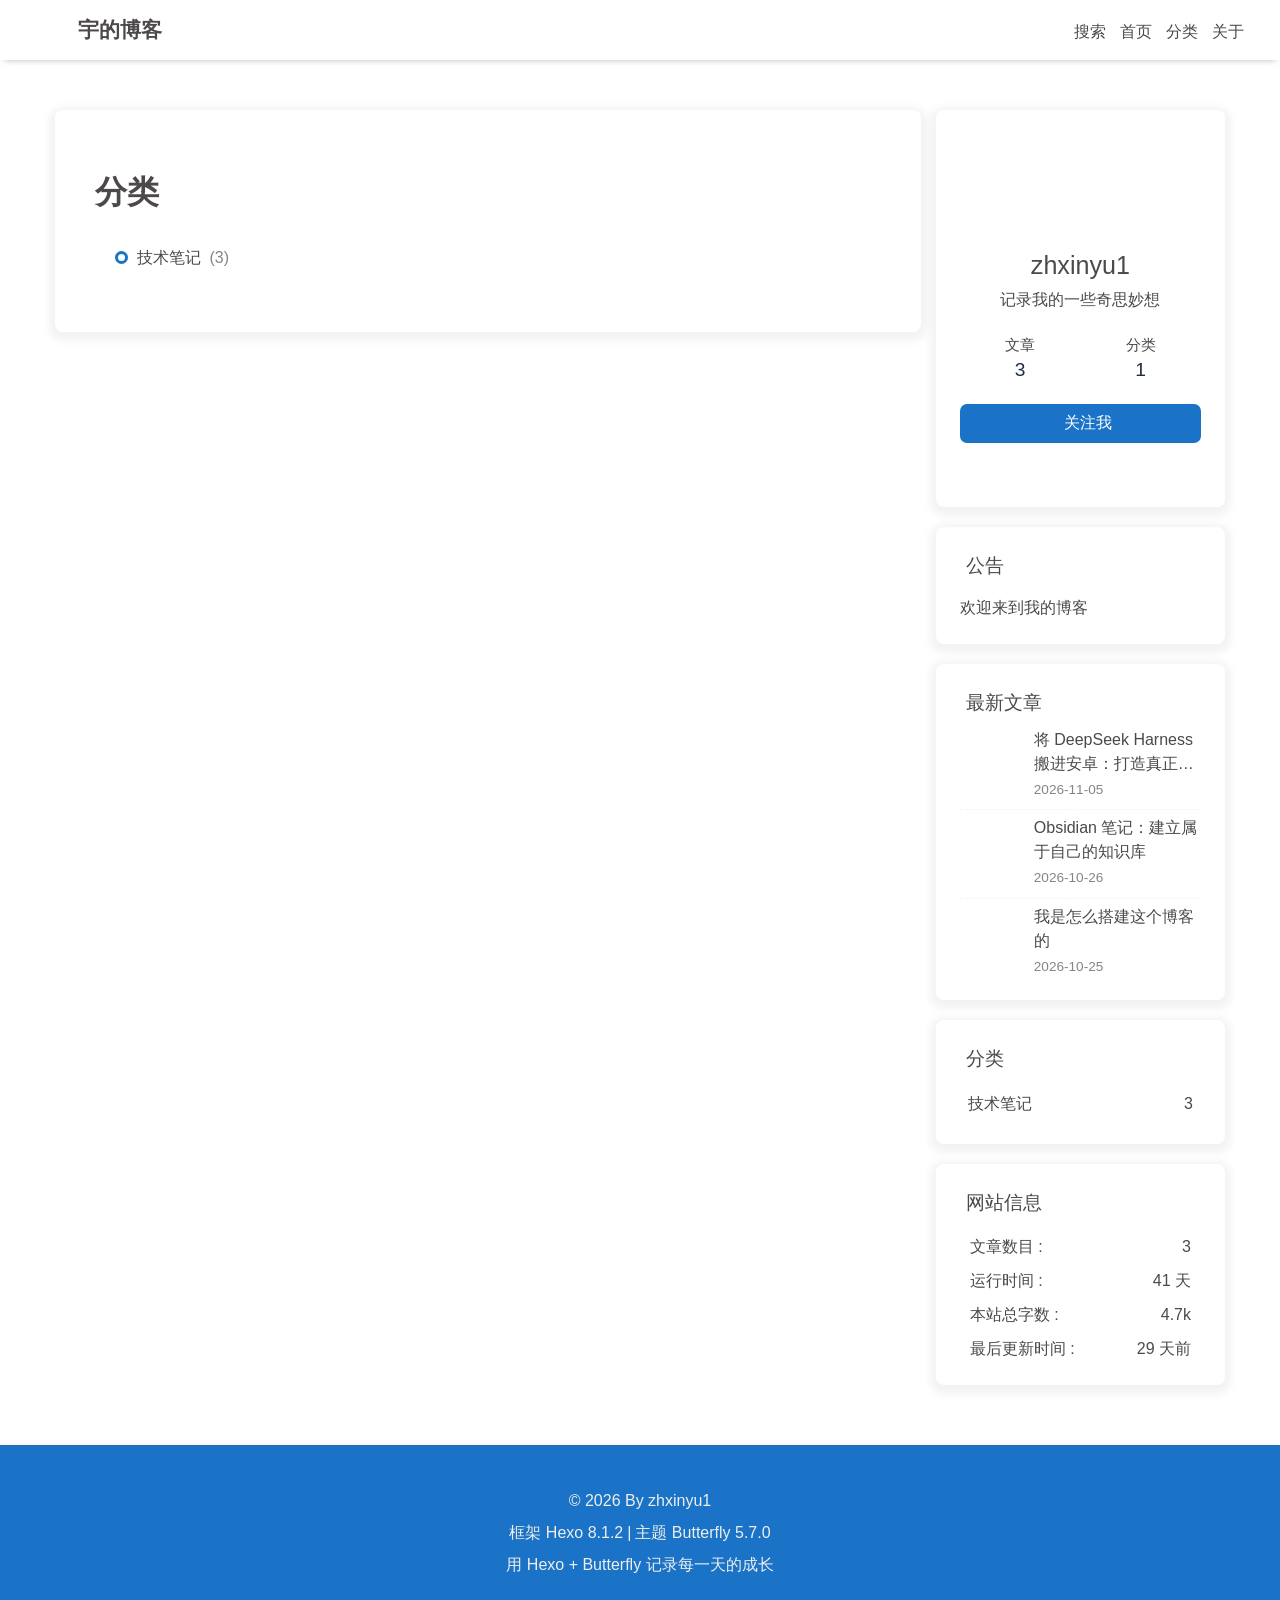
<file: categories/index.html>
<!DOCTYPE html><html lang="zh-CN" data-theme="light"><head><meta charset="UTF-8"><meta http-equiv="X-UA-Compatible" content="IE=edge"><meta name="viewport" content="width=device-width, initial-scale=1.0,viewport-fit=cover"><title>分类 | 宇的博客</title><meta name="author" content="zhxinyu1"><meta name="copyright" content="zhxinyu1"><meta name="format-detection" content="telephone=no"><meta name="theme-color" content="#ffffff"><meta name="description" content="一些奇思妙想，一些偶然的小发现">
<meta property="og:type" content="website">
<meta property="og:title" content="分类">
<meta property="og:url" content="https://zhxinyu1.github.io/categories/index.html">
<meta property="og:site_name" content="宇的博客">
<meta property="og:description" content="一些奇思妙想，一些偶然的小发现">
<meta property="og:locale" content="zh_CN">
<meta property="og:image" content="https://zhxinyu1.github.io/img/avatar.jpg">
<meta property="article:published_time" content="2023-12-31T16:00:00.000Z">
<meta property="article:modified_time" content="2023-12-31T16:00:00.000Z">
<meta property="article:author" content="zhxinyu1">
<meta property="article:tag" content="博客, 随笔, 奇思妙想">
<meta name="twitter:card" content="summary">
<meta name="twitter:image" content="https://zhxinyu1.github.io/img/avatar.jpg"><script type="application/ld+json"></script><link rel="shortcut icon" href="/img/favicon.png"><link rel="canonical" href="https://zhxinyu1.github.io/categories/index.html"><link rel="preconnect" href="https://registry.npmmirror.com"/><link rel="stylesheet" href="/css/index.css?v=5.7.0"><link rel="stylesheet" href="https://registry.npmmirror.com/@fortawesome/fontawesome-free/7.3.1/files/css/all.min.css"><link rel="stylesheet" href="https://registry.npmmirror.com/@fancyapps/ui/6.1.14/files/dist/fancybox/fancybox.css" media="print" onload="this.media='all'"><script>
    (() => {
      
    const saveToLocal = {
      set: (key, value, ttl) => {
        const data = { value }

        if (ttl != null) {
          data.expiry = Date.now() + ttl * 86400000
        }

        localStorage.setItem(key, JSON.stringify(data))
      },
      get: key => {
        const itemStr = localStorage.getItem(key)
        if (!itemStr) return

        try {
          const data = JSON.parse(itemStr)

          if (data.expiry && Date.now() > data.expiry) {
            localStorage.removeItem(key)
            return
          }

          return data.value
        } catch {
          localStorage.removeItem(key)
        }
      }
    }

    const scriptCache = new Map()
    const cssCache = new Map()
    window.btf = {
      saveToLocal,
      getScript: (url, attr = {}) => {
        if (scriptCache.has(url)) {
          return scriptCache.get(url)
        }

        const promise = new Promise((resolve, reject) => {
          const script = document.createElement('script')

          script.src = url
          script.async = true

          for (const key in attr) {
            script.setAttribute(key, attr[key])
          }

          script.onload = resolve
          script.onerror = reject

          document.head.appendChild(script)
        })

        scriptCache.set(url, promise)

        return promise
      },
      getCSS: (url, id) => {
        if (cssCache.has(url)) {
          return cssCache.get(url)
        }

        const promise = new Promise((resolve, reject) => {
          const link = document.createElement('link')

          link.rel = 'stylesheet'
          link.href = url

          if (id) {
            link.id = id
          }

          link.onload = resolve
          link.onerror = reject

          document.head.appendChild(link)
        })

        cssCache.set(url, promise)

        return promise
      },
      addGlobalFn: (key, fn, name = false, parent = window) => {
        if (!false && key.startsWith('pjax')) return
        const globalFn = parent.globalFn || {}
        globalFn[key] = globalFn[key] || {}
        globalFn[key][name || Object.keys(globalFn[key]).length] = fn
        parent.globalFn = globalFn
      }
    }
  
      
      const metaThemeColor = document.querySelector('meta[name="theme-color"]')
      const activateDarkMode = () => {
        document.documentElement.dataset.theme = 'dark'
        if (metaThemeColor !== null) {
          metaThemeColor.setAttribute('content', '#0d0d0d')
        }
      }
      const activateLightMode = () => {
        document.documentElement.dataset.theme = 'light'
        if (metaThemeColor !== null) {
          metaThemeColor.setAttribute('content', '#ffffff')
        }
      }

      btf.activateDarkMode = activateDarkMode
      btf.activateLightMode = activateLightMode

      const theme = saveToLocal.get('theme')
    
          const mediaQueryDark = window.matchMedia('(prefers-color-scheme: dark)')
          const mediaQueryLight = window.matchMedia('(prefers-color-scheme: light)')

          if (theme === undefined) {
            if (mediaQueryLight.matches) activateLightMode()
            else if (mediaQueryDark.matches) activateDarkMode()
            else {
              const hour = new Date().getHours()
              const start = 6
              const end = 18
              const isNight =
                start < end
                    ? hour < start || hour >= end
                    : hour >= start || hour < end
              isNight ? activateDarkMode() : activateLightMode()
            }
            mediaQueryDark.addEventListener('change', e => {
              if (saveToLocal.get('theme') === undefined) {
                e.matches ? activateDarkMode() : activateLightMode()
              }
            })
          } else {
            theme === 'light' ? activateLightMode() : activateDarkMode()
          }
        
      
      const asideStatus = saveToLocal.get('aside-status')
      if (asideStatus !== undefined) {
        document.documentElement.classList.toggle('hide-aside', asideStatus === 'hide')
      }
    
      
    const detectApple = () => {
      if (/iPad|iPhone|iPod|Macintosh/.test(navigator.userAgent)) {
        document.documentElement.classList.add('apple')
      }
    }
    detectApple()
  
    })()
  </script><script>const GLOBAL_CONFIG = {
  root: '/',
  algolia: undefined,
  localSearch: {"path":"/search.xml","preload":true,"top_n_per_article":1,"unescape":false,"pagination":{"enable":false,"hitsPerPage":8},"languages":{"hits_empty":"未找到符合您查询的内容：${query}","hits_stats":"共找到 ${hits} 篇文章"}},
  translate: undefined,
  highlight: {"plugin":"highlight.js","highlightCopy":true,"highlightLang":true,"highlightHeightLimit":false,"highlightFullpage":false,"highlightMacStyle":true},
  copy: {
    success: '复制成功',
    error: '复制失败',
    noSupport: '浏览器不支持'
  },
  relativeDate: {
    homepage: false,
    post: false
  },
  runtime: '天',
  dateSuffix: {
    just: '刚刚',
    min: '分钟前',
    hour: '小时前',
    day: '天前',
    month: '个月前'
  },
  copyright: {"limitCount":150,"languages":{"author":"作者: zhxinyu1","link":"链接: ","source":"来源: 宇的博客","info":"著作权归作者所有。商业转载请联系作者获得授权，非商业转载请注明出处。"}},
  lightbox: 'fancybox',
  Snackbar: undefined,
  infinitegrid: {
    js: 'https://registry.npmmirror.com/@egjs/infinitegrid/4.13.0/files/dist/infinitegrid.min.js',
    buttonText: '加载更多'
  },
  isPhotoFigcaption: true,
  islazyloadPlugin: true,
  isAnchor: false,
  percent: {
    toc: true,
    rightside: true,
  },
  autoDarkmode: true
}</script><script id="config-diff">var GLOBAL_CONFIG_SITE = {
  title: '分类',
  isHighlightShrink: false,
  isToc: false,
  pageType: 'page'
}</script><link rel="stylesheet" href="/css/custom.css"><meta name="generator" content="Hexo 8.1.2"></head><body><div id="loading-box"><div class="loading-left-bg"></div><div class="loading-right-bg"></div><div class="spinner-box"><div class="configure-border-1"><div class="configure-core"></div></div><div class="configure-border-2"><div class="configure-core"></div></div><div class="loading-word">加载中...</div></div></div><script>(()=>{
  const $loadingBox = document.getElementById('loading-box')
  const $body = document.body
  const preloader = {
    endLoading: () => {
      if ($loadingBox.classList.contains('loaded')) return
      $body.style.overflow = ''
      $loadingBox.classList.add('loaded')
    },
    initLoading: () => {
      $body.style.overflow = 'hidden'
      $loadingBox.classList.remove('loaded')
    }
  }

  preloader.initLoading()

  if (document.readyState === 'complete') {
    preloader.endLoading()
  } else {
    window.addEventListener('load', preloader.endLoading)
    document.addEventListener('DOMContentLoaded', preloader.endLoading)
    // Add timeout protection: force end after 7 seconds
    setTimeout(preloader.endLoading, 7000)
  }

  if (false) {
    btf.addGlobalFn('pjaxSend', preloader.initLoading, 'preloader_init')
    btf.addGlobalFn('pjaxComplete', preloader.endLoading, 'preloader_end')
  }
})()</script><div id="sidebar"><div id="menu-mask"></div><div id="sidebar-menus"><div class="avatar-img text-center"><img src="[data-uri]" data-lazy-src="/img/avatar.jpg" onerror="this.onerror=null;this.src='/img/friend_404.gif'" alt="avatar"/></div><div class="site-data text-center"><a href="/"><div class="headline">文章</div><div class="length-num">3</div></a><a href="/categories/"><div class="headline">分类</div><div class="length-num">1</div></a></div><div class="menus_items"><div class="menus_item"><a class="site-page" href="/"><i class="fa-fw fas fa-home"></i><span> 首页</span></a></div><div class="menus_item"><a class="site-page" href="/categories/"><i class="fa-fw fas fa-folder-open"></i><span> 分类</span></a></div><div class="menus_item"><a class="site-page" href="/about/"><i class="fa-fw fas fa-user"></i><span> 关于</span></a></div></div></div></div><div class="page type-categories" id="body-wrap"><header class="not-top-img fixed" id="page-header"><nav id="nav"><span id="blog-info"><a class="nav-site-title" href="/"><img class="site-icon" src="[data-uri]" data-lazy-src="/img/logo.png" alt="Logo"><span class="site-name">宇的博客</span></a></span><div id="menus"><div id="search-button"><span class="site-page social-icon search"><i class="fas fa-search fa-fw"></i><span> 搜索</span></span></div><div class="menus_items"><div class="menus_item"><a class="site-page" href="/"><i class="fa-fw fas fa-home"></i><span> 首页</span></a></div><div class="menus_item"><a class="site-page" href="/categories/"><i class="fa-fw fas fa-folder-open"></i><span> 分类</span></a></div><div class="menus_item"><a class="site-page" href="/about/"><i class="fa-fw fas fa-user"></i><span> 关于</span></a></div></div><div id="toggle-menu"><span class="site-page"><i class="fas fa-bars fa-fw"></i></span></div></div></nav><h1 class="title-seo">分类</h1></header><main class="layout" id="content-inner"><div id="page"><div class="page-title">分类</div><div class="category-lists"><ul class="category-list"><li class="category-list-item"><a class="category-list-link" href="/categories/%E6%8A%80%E6%9C%AF%E7%AC%94%E8%AE%B0/">技术笔记</a><span class="category-list-count">3</span></li></ul></div></div><div class="aside-content" id="aside-content"><div class="card-widget card-info text-center"><div class="avatar-img"><img src="[data-uri]" data-lazy-src="/img/avatar.jpg" onerror="this.onerror=null;this.src='/img/friend_404.gif'" alt="avatar"/></div><div class="author-info-name">zhxinyu1</div><div class="author-info-description">记录我的一些奇思妙想</div><div class="site-data"><a href="/"><div class="headline">文章</div><div class="length-num">3</div></a><a href="/categories/"><div class="headline">分类</div><div class="length-num">1</div></a></div><a id="card-info-btn" target="_blank" rel="noopener" href="https://github.com/zhxinyu1"><i class="fab fa-github"></i><span>关注我</span></a><div class="card-info-social-icons"><a class="social-icon" href="https://github.com/zhxinyu1" target="_blank" title="Github"><i class="fab fa-github" style="color: #1a73c6;"></i></a><a class="social-icon" href="/categories/" target="_blank" title="分类"><i class="fas fa-folder-open" style="color: #1a73c6;"></i></a><a class="social-icon" href="/about/" target="_blank" title="联系我"><i class="fas fa-envelope" style="color: #1a73c6;"></i></a></div></div><div class="card-widget card-announcement"><div class="item-headline"><i class="fas fa-bullhorn fa-shake"></i><span>公告</span></div><div class="announcement_content">欢迎来到我的博客</div></div><div class="sticky_layout"><div class="card-widget card-recent-post"><div class="item-headline"><i class="fas fa-history"></i><span>最新文章</span></div><div class="aside-list"><div class="aside-list-item"><a class="thumbnail" href="/2026/11/05/DeepSeekHarness%E8%A3%85%E8%BF%9B%E5%AE%89%E5%8D%93%E6%89%8B%E6%9C%BA/" title="将 DeepSeek Harness 搬进安卓：打造真正的移动端超级 AI 管家"><img src="[data-uri]" data-lazy-src="/img/cover/dsh-android.jpg" onerror="this.onerror=null;this.src='/img/404.jpg'" alt="将 DeepSeek Harness 搬进安卓：打造真正的移动端超级 AI 管家"/></a><div class="content"><a class="title" href="/2026/11/05/DeepSeekHarness%E8%A3%85%E8%BF%9B%E5%AE%89%E5%8D%93%E6%89%8B%E6%9C%BA/" title="将 DeepSeek Harness 搬进安卓：打造真正的移动端超级 AI 管家">将 DeepSeek Harness 搬进安卓：打造真正的移动端超级 AI 管家</a><time datetime="2026-11-05T10:30:00.000Z" title="发表于 2026-11-05 18:30:00">2026-11-05</time></div></div><div class="aside-list-item"><a class="thumbnail" href="/2026/10/26/Obsidian%E7%AC%94%E8%AE%B0-%E5%BB%BA%E7%AB%8B%E5%B1%9E%E4%BA%8E%E8%87%AA%E5%B7%B1%E7%9A%84%E7%9F%A5%E8%AF%86%E5%BA%93/" title="Obsidian 笔记：建立属于自己的知识库"><img src="[data-uri]" data-lazy-src="/img/cover/obsidian.jpg" onerror="this.onerror=null;this.src='/img/404.jpg'" alt="Obsidian 笔记：建立属于自己的知识库"/></a><div class="content"><a class="title" href="/2026/10/26/Obsidian%E7%AC%94%E8%AE%B0-%E5%BB%BA%E7%AB%8B%E5%B1%9E%E4%BA%8E%E8%87%AA%E5%B7%B1%E7%9A%84%E7%9F%A5%E8%AF%86%E5%BA%93/" title="Obsidian 笔记：建立属于自己的知识库">Obsidian 笔记：建立属于自己的知识库</a><time datetime="2026-10-26T14:45:00.000Z" title="发表于 2026-10-26 22:45:00">2026-10-26</time></div></div><div class="aside-list-item"><a class="thumbnail" href="/2026/10/25/%E6%88%91%E7%9A%84%E7%AC%AC%E4%B8%80%E7%AF%87%E5%8D%9A%E5%AE%A2/" title="我是怎么搭建这个博客的"><img src="[data-uri]" data-lazy-src="/img/cover/blogbuild.jpg" onerror="this.onerror=null;this.src='/img/404.jpg'" alt="我是怎么搭建这个博客的"/></a><div class="content"><a class="title" href="/2026/10/25/%E6%88%91%E7%9A%84%E7%AC%AC%E4%B8%80%E7%AF%87%E5%8D%9A%E5%AE%A2/" title="我是怎么搭建这个博客的">我是怎么搭建这个博客的</a><time datetime="2026-10-25T03:40:00.000Z" title="发表于 2026-10-25 11:40:00">2026-10-25</time></div></div></div></div><div class="card-widget card-categories"><div class="item-headline"><i class="fas fa-folder-open"></i><span>分类</span></div>
          <ul class="card-category-list" id="aside-cat-list">
            <li class="card-category-list-item "><a class="card-category-list-link" href="/categories/%E6%8A%80%E6%9C%AF%E7%AC%94%E8%AE%B0/"><span class="card-category-list-name">技术笔记</span><span class="card-category-list-count">3</span></a></li>
          </ul></div><div class="card-widget card-webinfo"><div class="item-headline"><i class="fas fa-chart-line"></i><span>网站信息</span></div><div class="webinfo"><div class="webinfo-item"><div class="item-name">文章数目 :</div><div class="item-count">3</div></div><div class="webinfo-item"><div class="item-name">运行时间 :</div><div class="item-count" id="runtimeshow" data-publishDate="2026-10-24T16:00:00.000Z"><i class="fa-solid fa-spinner fa-spin"></i></div></div><div class="webinfo-item"><div class="item-name">本站总字数 :</div><div class="item-count">4.7k</div></div><div class="webinfo-item"><div class="item-name">最后更新时间 :</div><div class="item-count" id="last-push-date" data-lastPushDate="2026-11-05T11:14:44.899Z"><i class="fa-solid fa-spinner fa-spin"></i></div></div></div></div></div></div></main><footer id="footer"><div class="footer-other"><div class="footer-copyright"><span class="copyright">&copy;&nbsp;2026 By zhxinyu1</span><span class="framework-info"><span>框架 </span><a target="_blank" rel="noopener" href="https://hexo.io">Hexo 8.1.2</a><span class="footer-separator">|</span><span>主题 </span><a target="_blank" rel="noopener" href="https://github.com/jerryc127/hexo-theme-butterfly">Butterfly 5.7.0</a></span></div><div class="footer_custom_text">用 Hexo + Butterfly 记录每一天的成长</div></div></footer></div><div id="rightside"><div id="rightside-config-hide"><button id="darkmode" type="button" title="日间和夜间模式切换"><i class="fas fa-adjust"></i></button><button id="hide-aside-btn" type="button" title="单栏和双栏切换"><i class="fas fa-arrows-alt-h"></i></button></div><div id="rightside-config-show"><button id="rightside-config" type="button" title="设置"><i class="fas fa-cog fa-spin"></i></button><button id="go-up" type="button" title="回到顶部"><span class="scroll-percent"></span><i class="fas fa-arrow-up"></i></button></div></div><div><script src="/js/utils.js?v=5.7.0"></script><script src="/js/main.js?v=5.7.0"></script><script src="https://registry.npmmirror.com/@fancyapps/ui/6.1.14/files/dist/fancybox/fancybox.umd.js"></script><script src="https://registry.npmmirror.com/instant.page/5.2.0/files/instantpage.js" type="module"></script><script src="https://registry.npmmirror.com/vanilla-lazyload/19.1.3/files/dist/lazyload.iife.min.js"></script><div class="js-pjax"></div><script defer="defer" id="ribbon" src="https://registry.npmmirror.com/butterfly-extsrc/1.1.6/files/dist/canvas-ribbon.min.js" size="140" alpha="0.5" zIndex="-1" mobile="false" data-click="false"></script><script id="click-heart" src="https://registry.npmmirror.com/butterfly-extsrc/1.1.6/files/dist/click-heart.min.js" async="async" mobile="false"></script><div id="local-search"><div class="search-dialog"><nav class="search-nav"><span class="search-dialog-title">搜索</span><i class="fas fa-spinner fa-pulse" id="loading-status" hidden="hidden"></i><button class="search-close-button"><i class="fas fa-times"></i></button></nav><div class="text-center" id="loading-database"><i class="fas fa-spinner fa-pulse"></i><span>  数据加载中</span></div><div class="local-search-input"><input placeholder="搜索文章…" type="text"/></div><hr/><div id="local-search-results"></div><div class="ais-Pagination" id="local-search-pagination" style="display:none;"><ul class="ais-Pagination-list"></ul></div><div id="local-search-stats"></div></div><div id="search-mask"></div><script src="/js/search/local-search.js?v=5.7.0"></script></div></div></body></html>
</file>
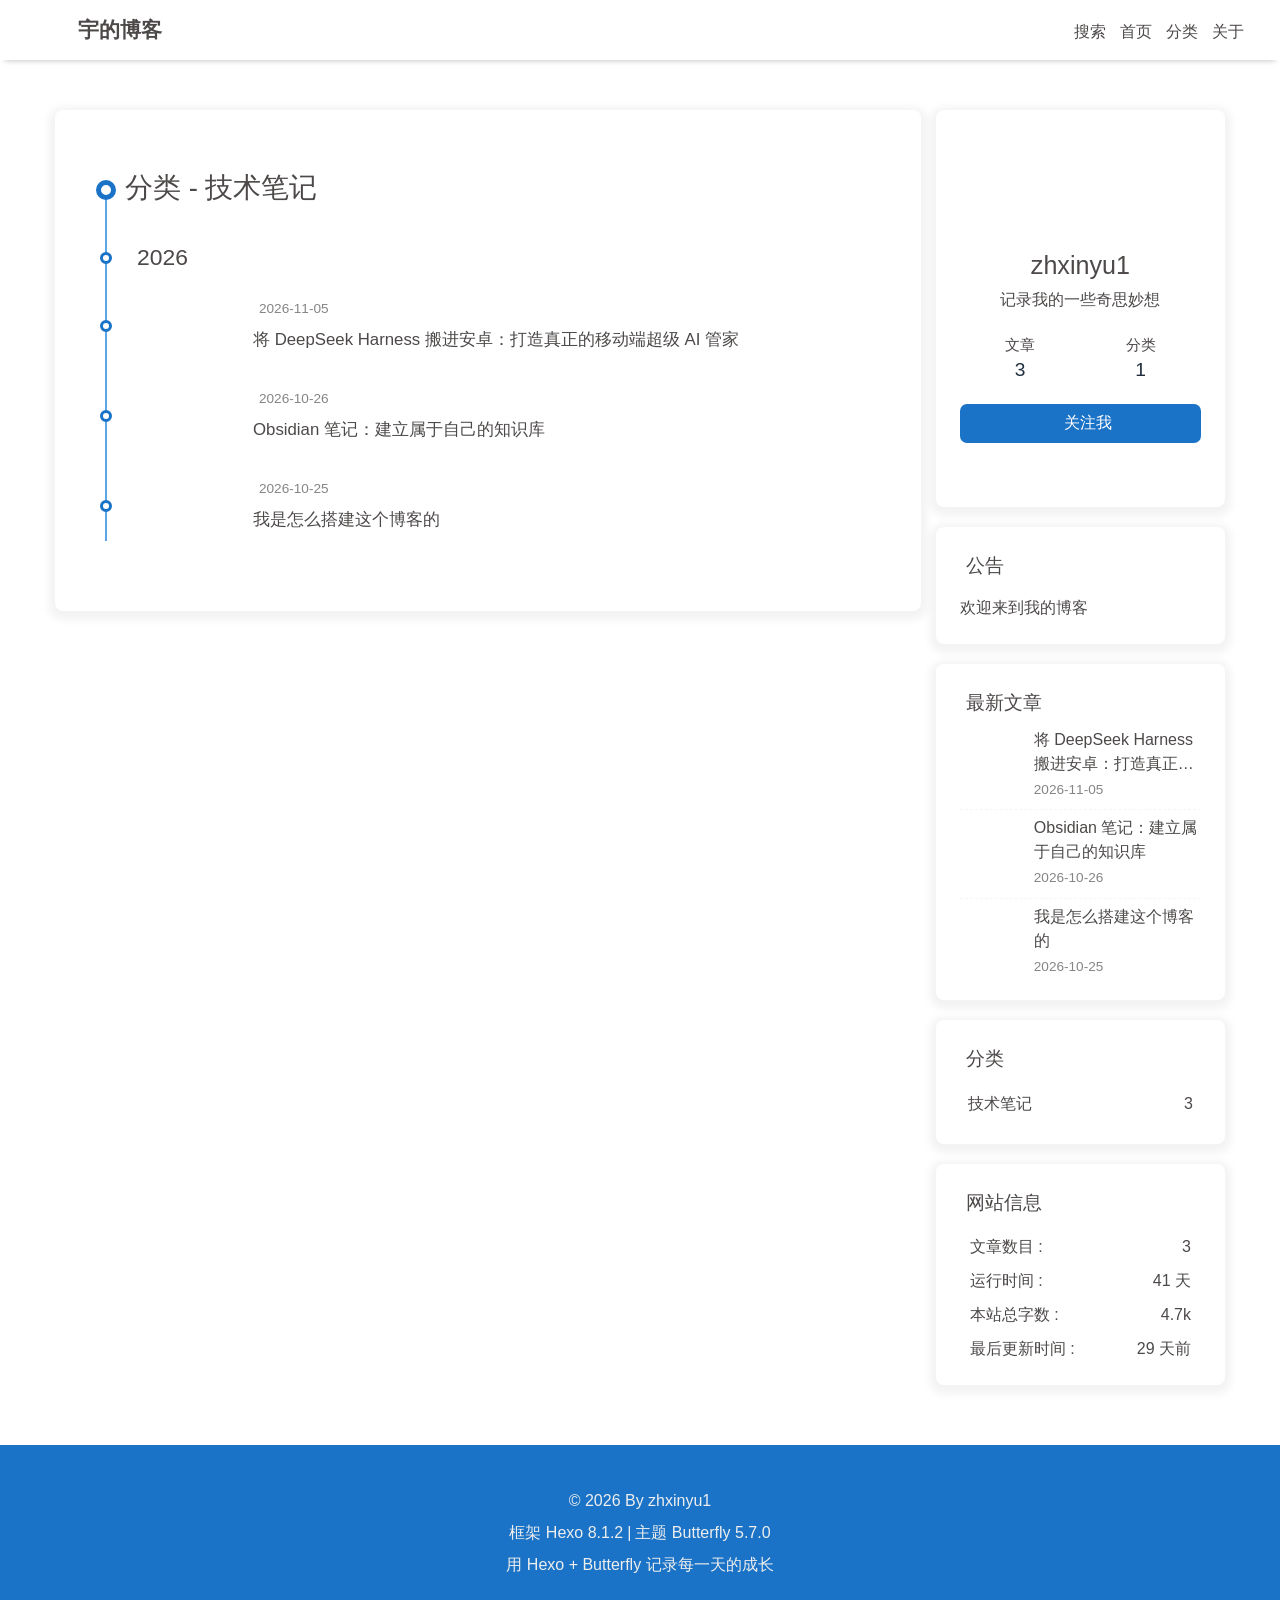
<file: categories/技术笔记/index.html>
<!DOCTYPE html><html lang="zh-CN" data-theme="light"><head><meta charset="UTF-8"><meta http-equiv="X-UA-Compatible" content="IE=edge"><meta name="viewport" content="width=device-width, initial-scale=1.0,viewport-fit=cover"><title>分类: 技术笔记 | 宇的博客</title><meta name="author" content="zhxinyu1"><meta name="copyright" content="zhxinyu1"><meta name="format-detection" content="telephone=no"><meta name="theme-color" content="#ffffff"><meta name="description" content="一些奇思妙想，一些偶然的小发现">
<meta property="og:type" content="website">
<meta property="og:title" content="宇的博客">
<meta property="og:url" content="https://zhxinyu1.github.io/categories/%E6%8A%80%E6%9C%AF%E7%AC%94%E8%AE%B0/index.html">
<meta property="og:site_name" content="宇的博客">
<meta property="og:description" content="一些奇思妙想，一些偶然的小发现">
<meta property="og:locale" content="zh_CN">
<meta property="og:image" content="https://zhxinyu1.github.io/img/avatar.jpg">
<meta property="article:author" content="zhxinyu1">
<meta property="article:tag" content="博客, 随笔, 奇思妙想">
<meta name="twitter:card" content="summary">
<meta name="twitter:image" content="https://zhxinyu1.github.io/img/avatar.jpg"><script type="application/ld+json"></script><link rel="shortcut icon" href="/img/favicon.png"><link rel="canonical" href="https://zhxinyu1.github.io/categories/%E6%8A%80%E6%9C%AF%E7%AC%94%E8%AE%B0/index.html"><link rel="preconnect" href="https://registry.npmmirror.com"/><link rel="stylesheet" href="/css/index.css?v=5.7.0"><link rel="stylesheet" href="https://registry.npmmirror.com/@fortawesome/fontawesome-free/7.3.1/files/css/all.min.css"><link rel="stylesheet" href="https://registry.npmmirror.com/@fancyapps/ui/6.1.14/files/dist/fancybox/fancybox.css" media="print" onload="this.media='all'"><script>
    (() => {
      
    const saveToLocal = {
      set: (key, value, ttl) => {
        const data = { value }

        if (ttl != null) {
          data.expiry = Date.now() + ttl * 86400000
        }

        localStorage.setItem(key, JSON.stringify(data))
      },
      get: key => {
        const itemStr = localStorage.getItem(key)
        if (!itemStr) return

        try {
          const data = JSON.parse(itemStr)

          if (data.expiry && Date.now() > data.expiry) {
            localStorage.removeItem(key)
            return
          }

          return data.value
        } catch {
          localStorage.removeItem(key)
        }
      }
    }

    const scriptCache = new Map()
    const cssCache = new Map()
    window.btf = {
      saveToLocal,
      getScript: (url, attr = {}) => {
        if (scriptCache.has(url)) {
          return scriptCache.get(url)
        }

        const promise = new Promise((resolve, reject) => {
          const script = document.createElement('script')

          script.src = url
          script.async = true

          for (const key in attr) {
            script.setAttribute(key, attr[key])
          }

          script.onload = resolve
          script.onerror = reject

          document.head.appendChild(script)
        })

        scriptCache.set(url, promise)

        return promise
      },
      getCSS: (url, id) => {
        if (cssCache.has(url)) {
          return cssCache.get(url)
        }

        const promise = new Promise((resolve, reject) => {
          const link = document.createElement('link')

          link.rel = 'stylesheet'
          link.href = url

          if (id) {
            link.id = id
          }

          link.onload = resolve
          link.onerror = reject

          document.head.appendChild(link)
        })

        cssCache.set(url, promise)

        return promise
      },
      addGlobalFn: (key, fn, name = false, parent = window) => {
        if (!false && key.startsWith('pjax')) return
        const globalFn = parent.globalFn || {}
        globalFn[key] = globalFn[key] || {}
        globalFn[key][name || Object.keys(globalFn[key]).length] = fn
        parent.globalFn = globalFn
      }
    }
  
      
      const metaThemeColor = document.querySelector('meta[name="theme-color"]')
      const activateDarkMode = () => {
        document.documentElement.dataset.theme = 'dark'
        if (metaThemeColor !== null) {
          metaThemeColor.setAttribute('content', '#0d0d0d')
        }
      }
      const activateLightMode = () => {
        document.documentElement.dataset.theme = 'light'
        if (metaThemeColor !== null) {
          metaThemeColor.setAttribute('content', '#ffffff')
        }
      }

      btf.activateDarkMode = activateDarkMode
      btf.activateLightMode = activateLightMode

      const theme = saveToLocal.get('theme')
    
          const mediaQueryDark = window.matchMedia('(prefers-color-scheme: dark)')
          const mediaQueryLight = window.matchMedia('(prefers-color-scheme: light)')

          if (theme === undefined) {
            if (mediaQueryLight.matches) activateLightMode()
            else if (mediaQueryDark.matches) activateDarkMode()
            else {
              const hour = new Date().getHours()
              const start = 6
              const end = 18
              const isNight =
                start < end
                    ? hour < start || hour >= end
                    : hour >= start || hour < end
              isNight ? activateDarkMode() : activateLightMode()
            }
            mediaQueryDark.addEventListener('change', e => {
              if (saveToLocal.get('theme') === undefined) {
                e.matches ? activateDarkMode() : activateLightMode()
              }
            })
          } else {
            theme === 'light' ? activateLightMode() : activateDarkMode()
          }
        
      
      const asideStatus = saveToLocal.get('aside-status')
      if (asideStatus !== undefined) {
        document.documentElement.classList.toggle('hide-aside', asideStatus === 'hide')
      }
    
      
    const detectApple = () => {
      if (/iPad|iPhone|iPod|Macintosh/.test(navigator.userAgent)) {
        document.documentElement.classList.add('apple')
      }
    }
    detectApple()
  
    })()
  </script><script>const GLOBAL_CONFIG = {
  root: '/',
  algolia: undefined,
  localSearch: {"path":"/search.xml","preload":true,"top_n_per_article":1,"unescape":false,"pagination":{"enable":false,"hitsPerPage":8},"languages":{"hits_empty":"未找到符合您查询的内容：${query}","hits_stats":"共找到 ${hits} 篇文章"}},
  translate: undefined,
  highlight: {"plugin":"highlight.js","highlightCopy":true,"highlightLang":true,"highlightHeightLimit":false,"highlightFullpage":false,"highlightMacStyle":true},
  copy: {
    success: '复制成功',
    error: '复制失败',
    noSupport: '浏览器不支持'
  },
  relativeDate: {
    homepage: false,
    post: false
  },
  runtime: '天',
  dateSuffix: {
    just: '刚刚',
    min: '分钟前',
    hour: '小时前',
    day: '天前',
    month: '个月前'
  },
  copyright: {"limitCount":150,"languages":{"author":"作者: zhxinyu1","link":"链接: ","source":"来源: 宇的博客","info":"著作权归作者所有。商业转载请联系作者获得授权，非商业转载请注明出处。"}},
  lightbox: 'fancybox',
  Snackbar: undefined,
  infinitegrid: {
    js: 'https://registry.npmmirror.com/@egjs/infinitegrid/4.13.0/files/dist/infinitegrid.min.js',
    buttonText: '加载更多'
  },
  isPhotoFigcaption: true,
  islazyloadPlugin: true,
  isAnchor: false,
  percent: {
    toc: true,
    rightside: true,
  },
  autoDarkmode: true
}</script><script id="config-diff">var GLOBAL_CONFIG_SITE = {
  title: '分类: 技术笔记',
  isHighlightShrink: false,
  isToc: false,
  pageType: 'category'
}</script><link rel="stylesheet" href="/css/custom.css"><meta name="generator" content="Hexo 8.1.2"></head><body><div id="loading-box"><div class="loading-left-bg"></div><div class="loading-right-bg"></div><div class="spinner-box"><div class="configure-border-1"><div class="configure-core"></div></div><div class="configure-border-2"><div class="configure-core"></div></div><div class="loading-word">加载中...</div></div></div><script>(()=>{
  const $loadingBox = document.getElementById('loading-box')
  const $body = document.body
  const preloader = {
    endLoading: () => {
      if ($loadingBox.classList.contains('loaded')) return
      $body.style.overflow = ''
      $loadingBox.classList.add('loaded')
    },
    initLoading: () => {
      $body.style.overflow = 'hidden'
      $loadingBox.classList.remove('loaded')
    }
  }

  preloader.initLoading()

  if (document.readyState === 'complete') {
    preloader.endLoading()
  } else {
    window.addEventListener('load', preloader.endLoading)
    document.addEventListener('DOMContentLoaded', preloader.endLoading)
    // Add timeout protection: force end after 7 seconds
    setTimeout(preloader.endLoading, 7000)
  }

  if (false) {
    btf.addGlobalFn('pjaxSend', preloader.initLoading, 'preloader_init')
    btf.addGlobalFn('pjaxComplete', preloader.endLoading, 'preloader_end')
  }
})()</script><div id="sidebar"><div id="menu-mask"></div><div id="sidebar-menus"><div class="avatar-img text-center"><img src="[data-uri]" data-lazy-src="/img/avatar.jpg" onerror="this.onerror=null;this.src='/img/friend_404.gif'" alt="avatar"/></div><div class="site-data text-center"><a href="/"><div class="headline">文章</div><div class="length-num">3</div></a><a href="/categories/"><div class="headline">分类</div><div class="length-num">1</div></a></div><div class="menus_items"><div class="menus_item"><a class="site-page" href="/"><i class="fa-fw fas fa-home"></i><span> 首页</span></a></div><div class="menus_item"><a class="site-page" href="/categories/"><i class="fa-fw fas fa-folder-open"></i><span> 分类</span></a></div><div class="menus_item"><a class="site-page" href="/about/"><i class="fa-fw fas fa-user"></i><span> 关于</span></a></div></div></div></div><div class="page" id="body-wrap"><header class="not-top-img fixed" id="page-header"><nav id="nav"><span id="blog-info"><a class="nav-site-title" href="/"><img class="site-icon" src="[data-uri]" data-lazy-src="/img/logo.png" alt="Logo"><span class="site-name">宇的博客</span></a></span><div id="menus"><div id="search-button"><span class="site-page social-icon search"><i class="fas fa-search fa-fw"></i><span> 搜索</span></span></div><div class="menus_items"><div class="menus_item"><a class="site-page" href="/"><i class="fa-fw fas fa-home"></i><span> 首页</span></a></div><div class="menus_item"><a class="site-page" href="/categories/"><i class="fa-fw fas fa-folder-open"></i><span> 分类</span></a></div><div class="menus_item"><a class="site-page" href="/about/"><i class="fa-fw fas fa-user"></i><span> 关于</span></a></div></div><div id="toggle-menu"><span class="site-page"><i class="fas fa-bars fa-fw"></i></span></div></div></nav><h1 class="title-seo">技术笔记</h1></header><main class="layout" id="content-inner"><div id="category"><div class="article-sort-title">分类 - 技术笔记</div><div class="article-sort"><div class="article-sort-item year">2026</div><div class="article-sort-item"><a class="article-sort-item-img" href="/2026/11/05/DeepSeekHarness%E8%A3%85%E8%BF%9B%E5%AE%89%E5%8D%93%E6%89%8B%E6%9C%BA/" title="将 DeepSeek Harness 搬进安卓：打造真正的移动端超级 AI 管家"><img src="[data-uri]" data-lazy-src="/img/cover/dsh-android.jpg" alt="将 DeepSeek Harness 搬进安卓：打造真正的移动端超级 AI 管家" onerror="this.onerror=null;this.src='/img/404.jpg'"></a><div class="article-sort-item-info"><div class="article-sort-item-time"><i class="far fa-calendar-alt"></i><time class="post-meta-date-created" datetime="2026-11-05T10:30:00.000Z" title="发表于 2026-11-05 18:30:00">2026-11-05</time></div><a class="article-sort-item-title" href="/2026/11/05/DeepSeekHarness%E8%A3%85%E8%BF%9B%E5%AE%89%E5%8D%93%E6%89%8B%E6%9C%BA/" title="将 DeepSeek Harness 搬进安卓：打造真正的移动端超级 AI 管家">将 DeepSeek Harness 搬进安卓：打造真正的移动端超级 AI 管家</a></div></div><div class="article-sort-item"><a class="article-sort-item-img" href="/2026/10/26/Obsidian%E7%AC%94%E8%AE%B0-%E5%BB%BA%E7%AB%8B%E5%B1%9E%E4%BA%8E%E8%87%AA%E5%B7%B1%E7%9A%84%E7%9F%A5%E8%AF%86%E5%BA%93/" title="Obsidian 笔记：建立属于自己的知识库"><img src="[data-uri]" data-lazy-src="/img/cover/obsidian.jpg" alt="Obsidian 笔记：建立属于自己的知识库" onerror="this.onerror=null;this.src='/img/404.jpg'"></a><div class="article-sort-item-info"><div class="article-sort-item-time"><i class="far fa-calendar-alt"></i><time class="post-meta-date-created" datetime="2026-10-26T14:45:00.000Z" title="发表于 2026-10-26 22:45:00">2026-10-26</time></div><a class="article-sort-item-title" href="/2026/10/26/Obsidian%E7%AC%94%E8%AE%B0-%E5%BB%BA%E7%AB%8B%E5%B1%9E%E4%BA%8E%E8%87%AA%E5%B7%B1%E7%9A%84%E7%9F%A5%E8%AF%86%E5%BA%93/" title="Obsidian 笔记：建立属于自己的知识库">Obsidian 笔记：建立属于自己的知识库</a></div></div><div class="article-sort-item"><a class="article-sort-item-img" href="/2026/10/25/%E6%88%91%E7%9A%84%E7%AC%AC%E4%B8%80%E7%AF%87%E5%8D%9A%E5%AE%A2/" title="我是怎么搭建这个博客的"><img src="[data-uri]" data-lazy-src="/img/cover/blogbuild.jpg" alt="我是怎么搭建这个博客的" onerror="this.onerror=null;this.src='/img/404.jpg'"></a><div class="article-sort-item-info"><div class="article-sort-item-time"><i class="far fa-calendar-alt"></i><time class="post-meta-date-created" datetime="2026-10-25T03:40:00.000Z" title="发表于 2026-10-25 11:40:00">2026-10-25</time></div><a class="article-sort-item-title" href="/2026/10/25/%E6%88%91%E7%9A%84%E7%AC%AC%E4%B8%80%E7%AF%87%E5%8D%9A%E5%AE%A2/" title="我是怎么搭建这个博客的">我是怎么搭建这个博客的</a></div></div></div></div><div class="aside-content" id="aside-content"><div class="card-widget card-info text-center"><div class="avatar-img"><img src="[data-uri]" data-lazy-src="/img/avatar.jpg" onerror="this.onerror=null;this.src='/img/friend_404.gif'" alt="avatar"/></div><div class="author-info-name">zhxinyu1</div><div class="author-info-description">记录我的一些奇思妙想</div><div class="site-data"><a href="/"><div class="headline">文章</div><div class="length-num">3</div></a><a href="/categories/"><div class="headline">分类</div><div class="length-num">1</div></a></div><a id="card-info-btn" target="_blank" rel="noopener" href="https://github.com/zhxinyu1"><i class="fab fa-github"></i><span>关注我</span></a><div class="card-info-social-icons"><a class="social-icon" href="https://github.com/zhxinyu1" target="_blank" title="Github"><i class="fab fa-github" style="color: #1a73c6;"></i></a><a class="social-icon" href="/categories/" target="_blank" title="分类"><i class="fas fa-folder-open" style="color: #1a73c6;"></i></a><a class="social-icon" href="/about/" target="_blank" title="联系我"><i class="fas fa-envelope" style="color: #1a73c6;"></i></a></div></div><div class="card-widget card-announcement"><div class="item-headline"><i class="fas fa-bullhorn fa-shake"></i><span>公告</span></div><div class="announcement_content">欢迎来到我的博客</div></div><div class="sticky_layout"><div class="card-widget card-recent-post"><div class="item-headline"><i class="fas fa-history"></i><span>最新文章</span></div><div class="aside-list"><div class="aside-list-item"><a class="thumbnail" href="/2026/11/05/DeepSeekHarness%E8%A3%85%E8%BF%9B%E5%AE%89%E5%8D%93%E6%89%8B%E6%9C%BA/" title="将 DeepSeek Harness 搬进安卓：打造真正的移动端超级 AI 管家"><img src="[data-uri]" data-lazy-src="/img/cover/dsh-android.jpg" onerror="this.onerror=null;this.src='/img/404.jpg'" alt="将 DeepSeek Harness 搬进安卓：打造真正的移动端超级 AI 管家"/></a><div class="content"><a class="title" href="/2026/11/05/DeepSeekHarness%E8%A3%85%E8%BF%9B%E5%AE%89%E5%8D%93%E6%89%8B%E6%9C%BA/" title="将 DeepSeek Harness 搬进安卓：打造真正的移动端超级 AI 管家">将 DeepSeek Harness 搬进安卓：打造真正的移动端超级 AI 管家</a><time datetime="2026-11-05T10:30:00.000Z" title="发表于 2026-11-05 18:30:00">2026-11-05</time></div></div><div class="aside-list-item"><a class="thumbnail" href="/2026/10/26/Obsidian%E7%AC%94%E8%AE%B0-%E5%BB%BA%E7%AB%8B%E5%B1%9E%E4%BA%8E%E8%87%AA%E5%B7%B1%E7%9A%84%E7%9F%A5%E8%AF%86%E5%BA%93/" title="Obsidian 笔记：建立属于自己的知识库"><img src="[data-uri]" data-lazy-src="/img/cover/obsidian.jpg" onerror="this.onerror=null;this.src='/img/404.jpg'" alt="Obsidian 笔记：建立属于自己的知识库"/></a><div class="content"><a class="title" href="/2026/10/26/Obsidian%E7%AC%94%E8%AE%B0-%E5%BB%BA%E7%AB%8B%E5%B1%9E%E4%BA%8E%E8%87%AA%E5%B7%B1%E7%9A%84%E7%9F%A5%E8%AF%86%E5%BA%93/" title="Obsidian 笔记：建立属于自己的知识库">Obsidian 笔记：建立属于自己的知识库</a><time datetime="2026-10-26T14:45:00.000Z" title="发表于 2026-10-26 22:45:00">2026-10-26</time></div></div><div class="aside-list-item"><a class="thumbnail" href="/2026/10/25/%E6%88%91%E7%9A%84%E7%AC%AC%E4%B8%80%E7%AF%87%E5%8D%9A%E5%AE%A2/" title="我是怎么搭建这个博客的"><img src="[data-uri]" data-lazy-src="/img/cover/blogbuild.jpg" onerror="this.onerror=null;this.src='/img/404.jpg'" alt="我是怎么搭建这个博客的"/></a><div class="content"><a class="title" href="/2026/10/25/%E6%88%91%E7%9A%84%E7%AC%AC%E4%B8%80%E7%AF%87%E5%8D%9A%E5%AE%A2/" title="我是怎么搭建这个博客的">我是怎么搭建这个博客的</a><time datetime="2026-10-25T03:40:00.000Z" title="发表于 2026-10-25 11:40:00">2026-10-25</time></div></div></div></div><div class="card-widget card-categories"><div class="item-headline"><i class="fas fa-folder-open"></i><span>分类</span></div>
          <ul class="card-category-list" id="aside-cat-list">
            <li class="card-category-list-item "><a class="card-category-list-link" href="/categories/%E6%8A%80%E6%9C%AF%E7%AC%94%E8%AE%B0/"><span class="card-category-list-name">技术笔记</span><span class="card-category-list-count">3</span></a></li>
          </ul></div><div class="card-widget card-webinfo"><div class="item-headline"><i class="fas fa-chart-line"></i><span>网站信息</span></div><div class="webinfo"><div class="webinfo-item"><div class="item-name">文章数目 :</div><div class="item-count">3</div></div><div class="webinfo-item"><div class="item-name">运行时间 :</div><div class="item-count" id="runtimeshow" data-publishDate="2026-10-24T16:00:00.000Z"><i class="fa-solid fa-spinner fa-spin"></i></div></div><div class="webinfo-item"><div class="item-name">本站总字数 :</div><div class="item-count">4.7k</div></div><div class="webinfo-item"><div class="item-name">最后更新时间 :</div><div class="item-count" id="last-push-date" data-lastPushDate="2026-11-05T11:14:44.899Z"><i class="fa-solid fa-spinner fa-spin"></i></div></div></div></div></div></div></main><footer id="footer"><div class="footer-other"><div class="footer-copyright"><span class="copyright">&copy;&nbsp;2026 By zhxinyu1</span><span class="framework-info"><span>框架 </span><a target="_blank" rel="noopener" href="https://hexo.io">Hexo 8.1.2</a><span class="footer-separator">|</span><span>主题 </span><a target="_blank" rel="noopener" href="https://github.com/jerryc127/hexo-theme-butterfly">Butterfly 5.7.0</a></span></div><div class="footer_custom_text">用 Hexo + Butterfly 记录每一天的成长</div></div></footer></div><div id="rightside"><div id="rightside-config-hide"><button id="darkmode" type="button" title="日间和夜间模式切换"><i class="fas fa-adjust"></i></button><button id="hide-aside-btn" type="button" title="单栏和双栏切换"><i class="fas fa-arrows-alt-h"></i></button></div><div id="rightside-config-show"><button id="rightside-config" type="button" title="设置"><i class="fas fa-cog fa-spin"></i></button><button id="go-up" type="button" title="回到顶部"><span class="scroll-percent"></span><i class="fas fa-arrow-up"></i></button></div></div><div><script src="/js/utils.js?v=5.7.0"></script><script src="/js/main.js?v=5.7.0"></script><script src="https://registry.npmmirror.com/@fancyapps/ui/6.1.14/files/dist/fancybox/fancybox.umd.js"></script><script src="https://registry.npmmirror.com/instant.page/5.2.0/files/instantpage.js" type="module"></script><script src="https://registry.npmmirror.com/vanilla-lazyload/19.1.3/files/dist/lazyload.iife.min.js"></script><div class="js-pjax"></div><script defer="defer" id="ribbon" src="https://registry.npmmirror.com/butterfly-extsrc/1.1.6/files/dist/canvas-ribbon.min.js" size="140" alpha="0.5" zIndex="-1" mobile="false" data-click="false"></script><script id="click-heart" src="https://registry.npmmirror.com/butterfly-extsrc/1.1.6/files/dist/click-heart.min.js" async="async" mobile="false"></script><div id="local-search"><div class="search-dialog"><nav class="search-nav"><span class="search-dialog-title">搜索</span><i class="fas fa-spinner fa-pulse" id="loading-status" hidden="hidden"></i><button class="search-close-button"><i class="fas fa-times"></i></button></nav><div class="text-center" id="loading-database"><i class="fas fa-spinner fa-pulse"></i><span>  数据加载中</span></div><div class="local-search-input"><input placeholder="搜索文章…" type="text"/></div><hr/><div id="local-search-results"></div><div class="ais-Pagination" id="local-search-pagination" style="display:none;"><ul class="ais-Pagination-list"></ul></div><div id="local-search-stats"></div></div><div id="search-mask"></div><script src="/js/search/local-search.js?v=5.7.0"></script></div></div></body></html>
</file>
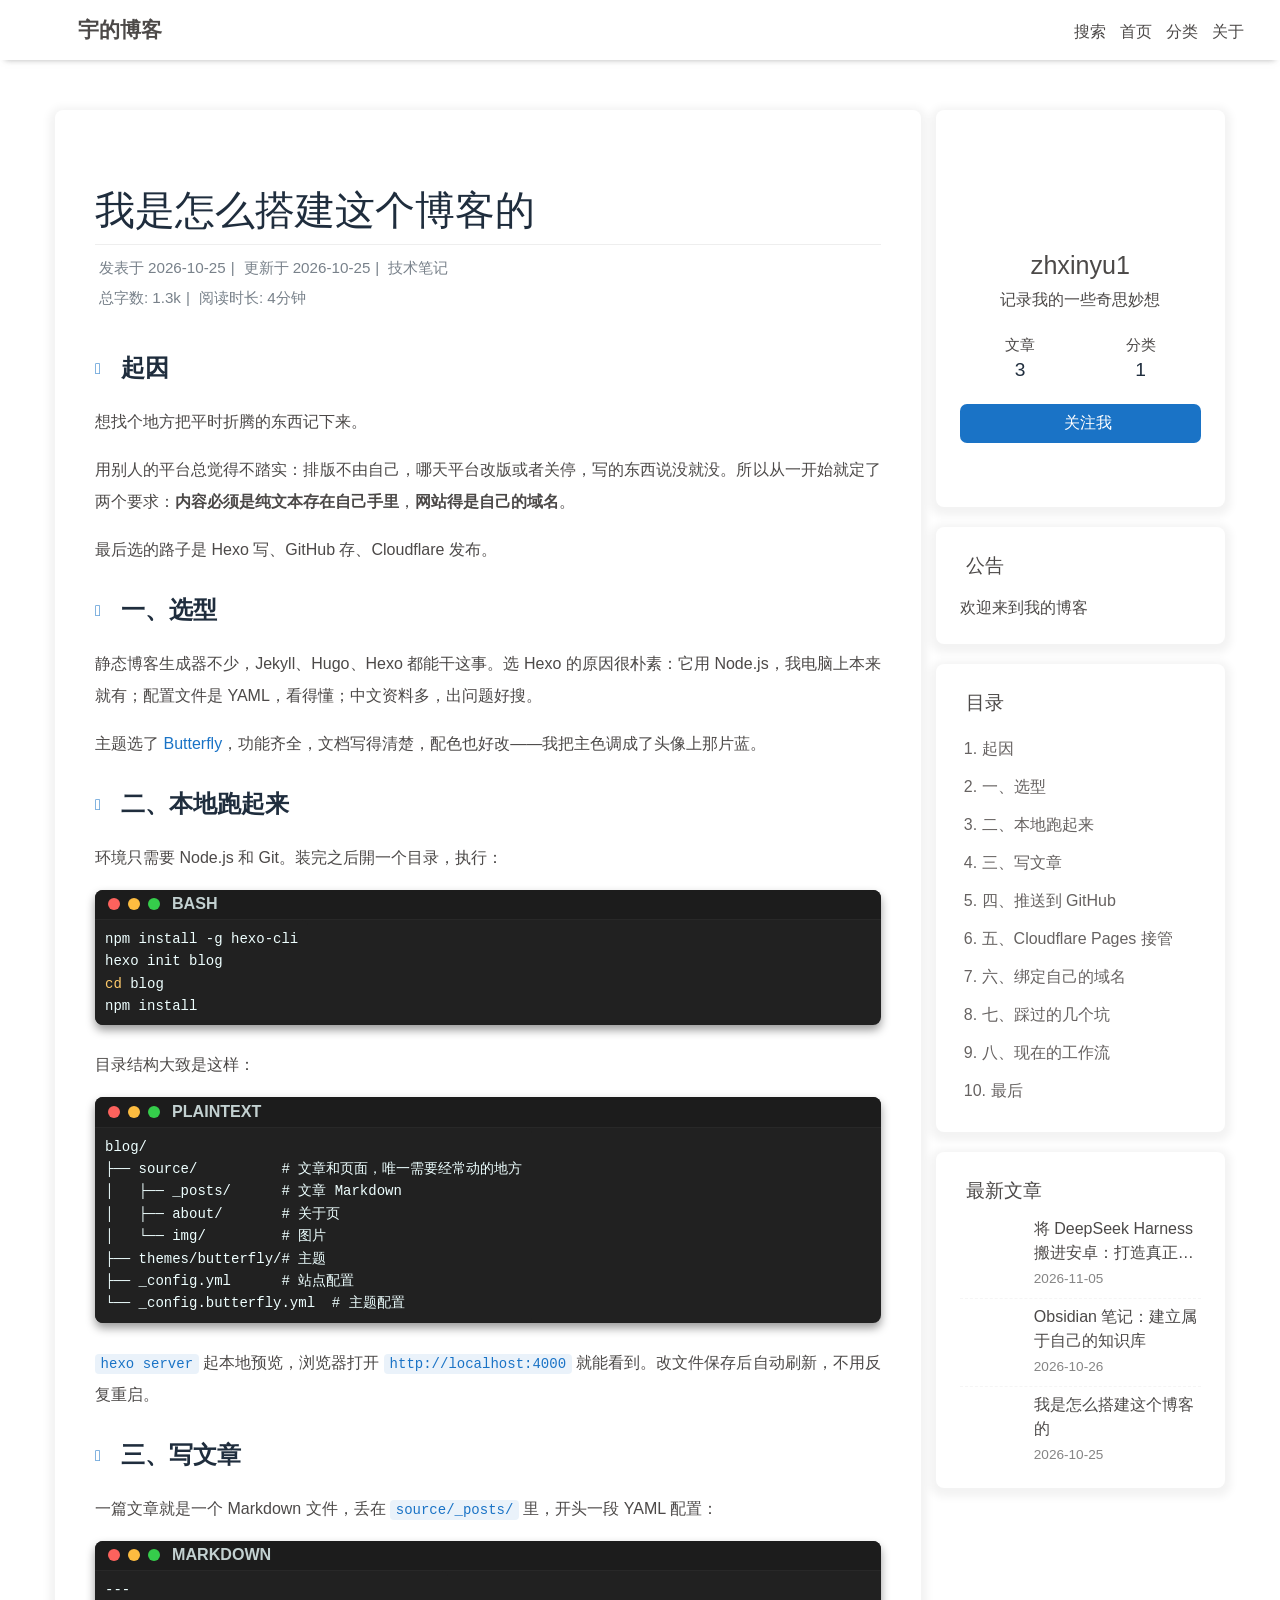
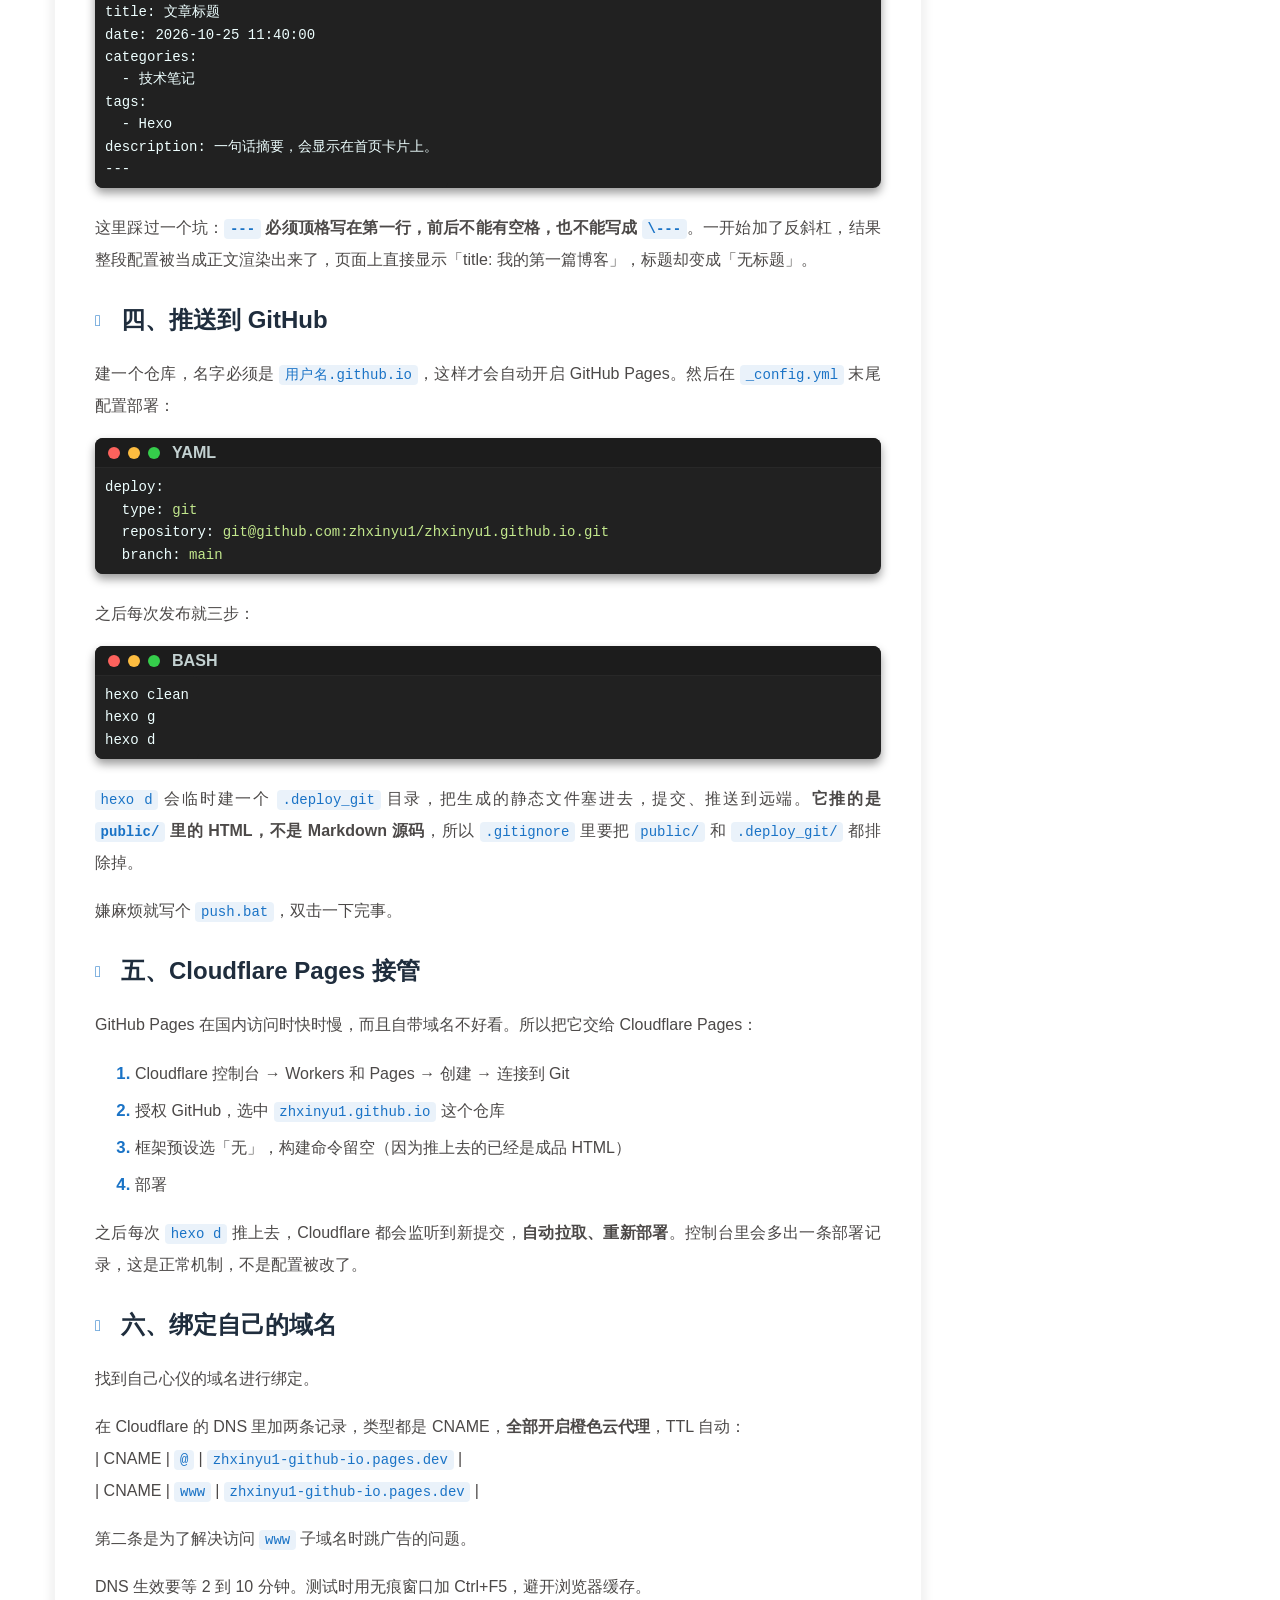
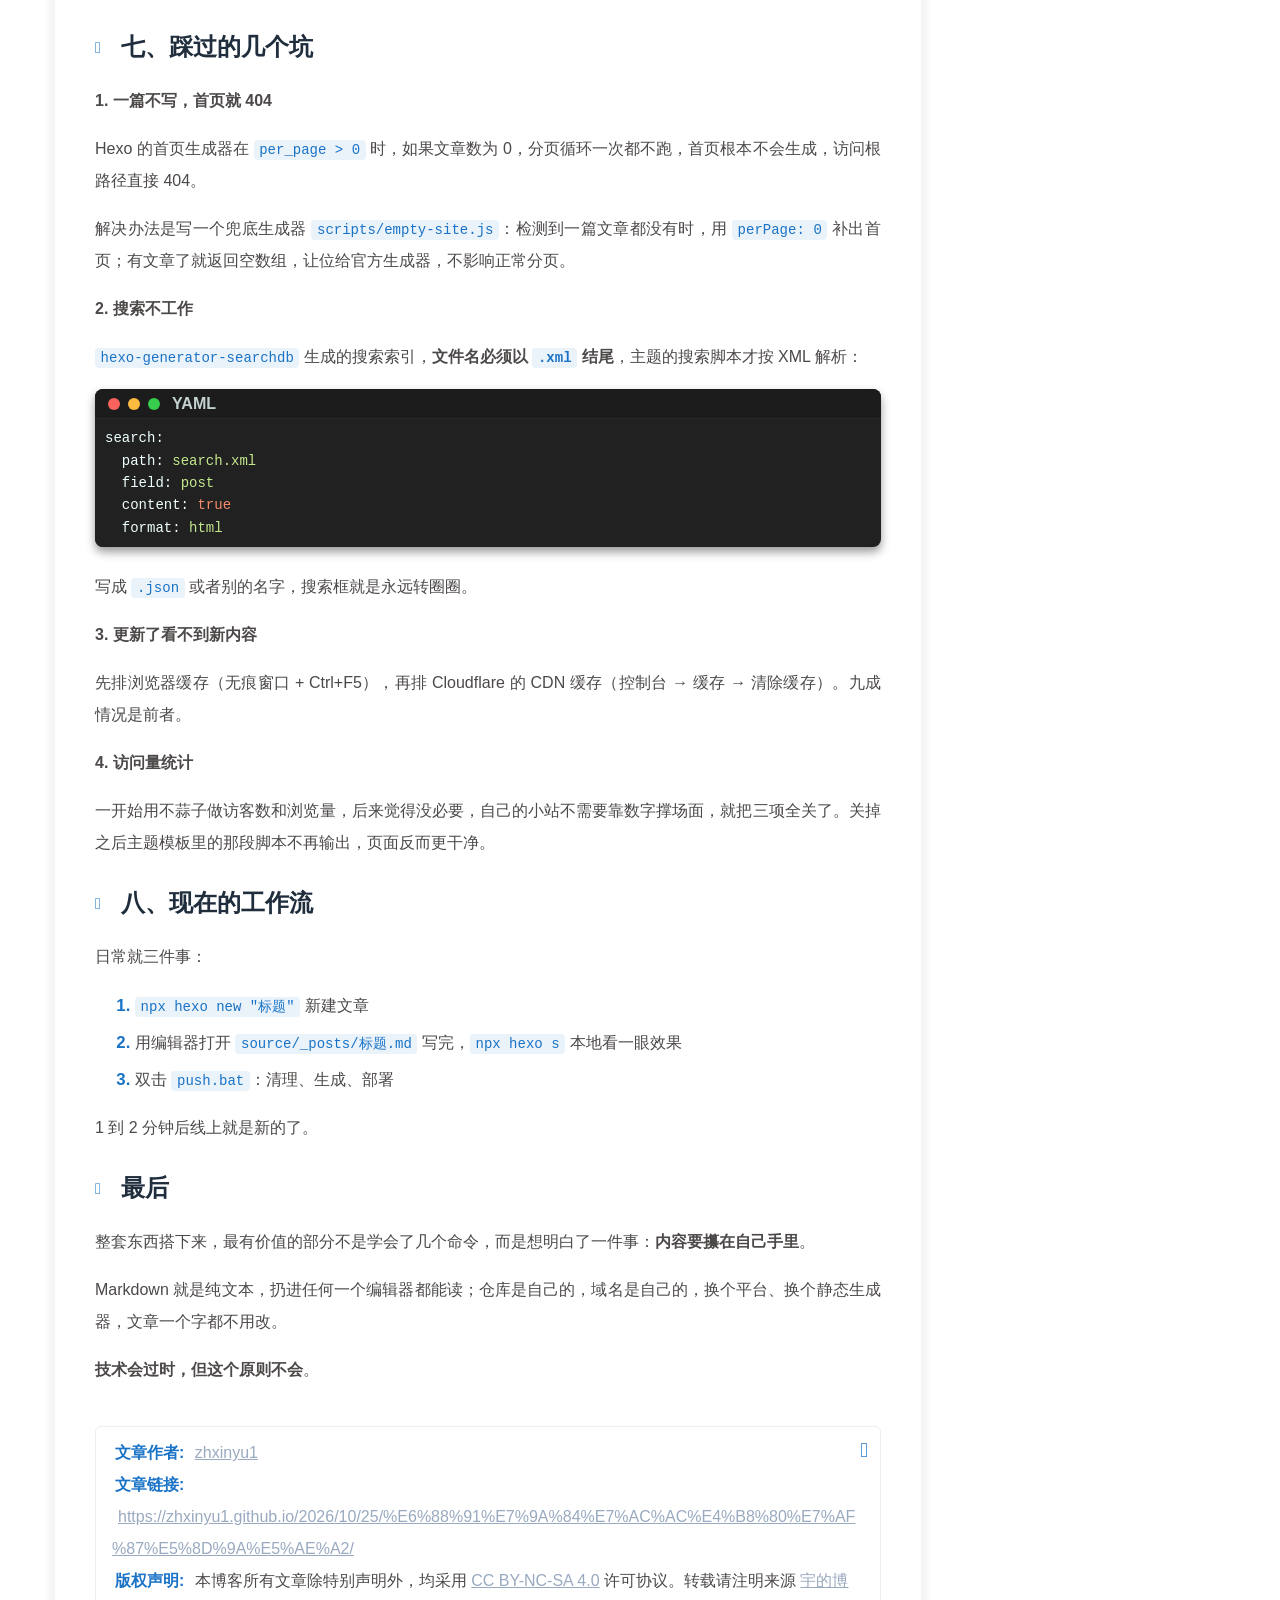
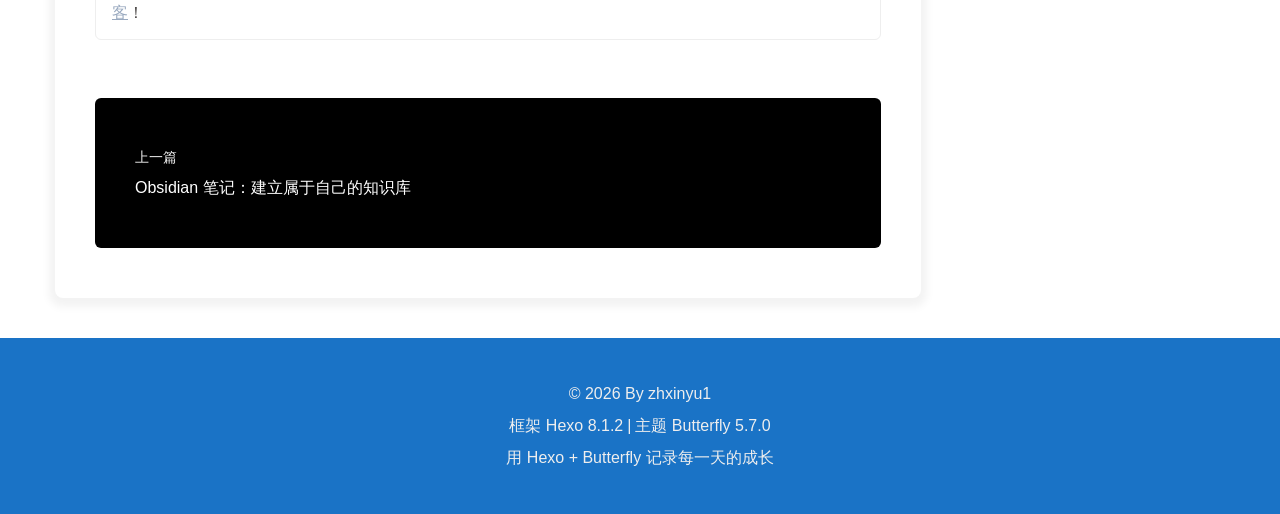
<file: 2026/10/25/我的第一篇博客/index.html>
<!DOCTYPE html><html lang="zh-CN" data-theme="light"><head><meta charset="UTF-8"><meta http-equiv="X-UA-Compatible" content="IE=edge"><meta name="viewport" content="width=device-width, initial-scale=1.0,viewport-fit=cover"><title>我是怎么搭建这个博客的 | 宇的博客</title><meta name="author" content="zhxinyu1"><meta name="copyright" content="zhxinyu1"><meta name="format-detection" content="telephone=no"><meta name="theme-color" content="#ffffff"><meta name="description" content="从零开始用 Hexo + Butterfly 写页面，推到 GitHub，再交给 Cloudflare Pages 自动部署，最后绑上自己的域名。">
<meta property="og:type" content="article">
<meta property="og:title" content="我是怎么搭建这个博客的">
<meta property="og:url" content="https://zhxinyu1.github.io/2026/10/25/%E6%88%91%E7%9A%84%E7%AC%AC%E4%B8%80%E7%AF%87%E5%8D%9A%E5%AE%A2/index.html">
<meta property="og:site_name" content="宇的博客">
<meta property="og:description" content="从零开始用 Hexo + Butterfly 写页面，推到 GitHub，再交给 Cloudflare Pages 自动部署，最后绑上自己的域名。">
<meta property="og:locale" content="zh_CN">
<meta property="og:image" content="https://zhxinyu1.github.io/img/cover/blogbuild.jpg">
<meta property="article:published_time" content="2026-10-25T03:40:00.000Z">
<meta property="article:modified_time" content="2026-10-25T03:40:00.000Z">
<meta property="article:author" content="zhxinyu1">
<meta property="article:tag" content="Butterfly">
<meta property="article:tag" content="Cloudflare">
<meta property="article:tag" content="Github">
<meta property="article:tag" content="Hexo">
<meta name="twitter:card" content="summary">
<meta name="twitter:image" content="https://zhxinyu1.github.io/img/cover/blogbuild.jpg"><script type="application/ld+json">{
  "@context": "https://schema.org",
  "@type": "BlogPosting",
  "headline": "我是怎么搭建这个博客的",
  "url": "https://zhxinyu1.github.io/2026/10/25/%E6%88%91%E7%9A%84%E7%AC%AC%E4%B8%80%E7%AF%87%E5%8D%9A%E5%AE%A2/",
  "image": "https://zhxinyu1.github.io/img/cover/blogbuild.jpg",
  "datePublished": "2026-10-25T03:40:00.000Z",
  "dateModified": "2026-10-25T03:40:00.000Z",
  "author": [
    {
      "@type": "Person",
      "name": "zhxinyu1",
      "url": "https://zhxinyu1.github.io"
    }
  ]
}</script><link rel="shortcut icon" href="/img/favicon.png"><link rel="canonical" href="https://zhxinyu1.github.io/2026/10/25/%E6%88%91%E7%9A%84%E7%AC%AC%E4%B8%80%E7%AF%87%E5%8D%9A%E5%AE%A2/index.html"><link rel="preconnect" href="https://registry.npmmirror.com"/><link rel="stylesheet" href="/css/index.css?v=5.7.0"><link rel="stylesheet" href="https://registry.npmmirror.com/@fortawesome/fontawesome-free/7.3.1/files/css/all.min.css"><link rel="stylesheet" href="https://registry.npmmirror.com/@fancyapps/ui/6.1.14/files/dist/fancybox/fancybox.css" media="print" onload="this.media='all'"><script>
    (() => {
      
    const saveToLocal = {
      set: (key, value, ttl) => {
        const data = { value }

        if (ttl != null) {
          data.expiry = Date.now() + ttl * 86400000
        }

        localStorage.setItem(key, JSON.stringify(data))
      },
      get: key => {
        const itemStr = localStorage.getItem(key)
        if (!itemStr) return

        try {
          const data = JSON.parse(itemStr)

          if (data.expiry && Date.now() > data.expiry) {
            localStorage.removeItem(key)
            return
          }

          return data.value
        } catch {
          localStorage.removeItem(key)
        }
      }
    }

    const scriptCache = new Map()
    const cssCache = new Map()
    window.btf = {
      saveToLocal,
      getScript: (url, attr = {}) => {
        if (scriptCache.has(url)) {
          return scriptCache.get(url)
        }

        const promise = new Promise((resolve, reject) => {
          const script = document.createElement('script')

          script.src = url
          script.async = true

          for (const key in attr) {
            script.setAttribute(key, attr[key])
          }

          script.onload = resolve
          script.onerror = reject

          document.head.appendChild(script)
        })

        scriptCache.set(url, promise)

        return promise
      },
      getCSS: (url, id) => {
        if (cssCache.has(url)) {
          return cssCache.get(url)
        }

        const promise = new Promise((resolve, reject) => {
          const link = document.createElement('link')

          link.rel = 'stylesheet'
          link.href = url

          if (id) {
            link.id = id
          }

          link.onload = resolve
          link.onerror = reject

          document.head.appendChild(link)
        })

        cssCache.set(url, promise)

        return promise
      },
      addGlobalFn: (key, fn, name = false, parent = window) => {
        if (!false && key.startsWith('pjax')) return
        const globalFn = parent.globalFn || {}
        globalFn[key] = globalFn[key] || {}
        globalFn[key][name || Object.keys(globalFn[key]).length] = fn
        parent.globalFn = globalFn
      }
    }
  
      
      const metaThemeColor = document.querySelector('meta[name="theme-color"]')
      const activateDarkMode = () => {
        document.documentElement.dataset.theme = 'dark'
        if (metaThemeColor !== null) {
          metaThemeColor.setAttribute('content', '#0d0d0d')
        }
      }
      const activateLightMode = () => {
        document.documentElement.dataset.theme = 'light'
        if (metaThemeColor !== null) {
          metaThemeColor.setAttribute('content', '#ffffff')
        }
      }

      btf.activateDarkMode = activateDarkMode
      btf.activateLightMode = activateLightMode

      const theme = saveToLocal.get('theme')
    
          const mediaQueryDark = window.matchMedia('(prefers-color-scheme: dark)')
          const mediaQueryLight = window.matchMedia('(prefers-color-scheme: light)')

          if (theme === undefined) {
            if (mediaQueryLight.matches) activateLightMode()
            else if (mediaQueryDark.matches) activateDarkMode()
            else {
              const hour = new Date().getHours()
              const start = 6
              const end = 18
              const isNight =
                start < end
                    ? hour < start || hour >= end
                    : hour >= start || hour < end
              isNight ? activateDarkMode() : activateLightMode()
            }
            mediaQueryDark.addEventListener('change', e => {
              if (saveToLocal.get('theme') === undefined) {
                e.matches ? activateDarkMode() : activateLightMode()
              }
            })
          } else {
            theme === 'light' ? activateLightMode() : activateDarkMode()
          }
        
      
      const asideStatus = saveToLocal.get('aside-status')
      if (asideStatus !== undefined) {
        document.documentElement.classList.toggle('hide-aside', asideStatus === 'hide')
      }
    
      
    const detectApple = () => {
      if (/iPad|iPhone|iPod|Macintosh/.test(navigator.userAgent)) {
        document.documentElement.classList.add('apple')
      }
    }
    detectApple()
  
    })()
  </script><script>const GLOBAL_CONFIG = {
  root: '/',
  algolia: undefined,
  localSearch: {"path":"/search.xml","preload":true,"top_n_per_article":1,"unescape":false,"pagination":{"enable":false,"hitsPerPage":8},"languages":{"hits_empty":"未找到符合您查询的内容：${query}","hits_stats":"共找到 ${hits} 篇文章"}},
  translate: undefined,
  highlight: {"plugin":"highlight.js","highlightCopy":true,"highlightLang":true,"highlightHeightLimit":false,"highlightFullpage":false,"highlightMacStyle":true},
  copy: {
    success: '复制成功',
    error: '复制失败',
    noSupport: '浏览器不支持'
  },
  relativeDate: {
    homepage: false,
    post: false
  },
  runtime: '天',
  dateSuffix: {
    just: '刚刚',
    min: '分钟前',
    hour: '小时前',
    day: '天前',
    month: '个月前'
  },
  copyright: {"limitCount":150,"languages":{"author":"作者: zhxinyu1","link":"链接: ","source":"来源: 宇的博客","info":"著作权归作者所有。商业转载请联系作者获得授权，非商业转载请注明出处。"}},
  lightbox: 'fancybox',
  Snackbar: undefined,
  infinitegrid: {
    js: 'https://registry.npmmirror.com/@egjs/infinitegrid/4.13.0/files/dist/infinitegrid.min.js',
    buttonText: '加载更多'
  },
  isPhotoFigcaption: true,
  islazyloadPlugin: true,
  isAnchor: false,
  percent: {
    toc: true,
    rightside: true,
  },
  autoDarkmode: true
}</script><script id="config-diff">var GLOBAL_CONFIG_SITE = {
  title: '我是怎么搭建这个博客的',
  isHighlightShrink: false,
  isToc: true,
  pageType: 'post'
}</script><link rel="stylesheet" href="/css/custom.css"><meta name="generator" content="Hexo 8.1.2"></head><body><div id="loading-box"><div class="loading-left-bg"></div><div class="loading-right-bg"></div><div class="spinner-box"><div class="configure-border-1"><div class="configure-core"></div></div><div class="configure-border-2"><div class="configure-core"></div></div><div class="loading-word">加载中...</div></div></div><script>(()=>{
  const $loadingBox = document.getElementById('loading-box')
  const $body = document.body
  const preloader = {
    endLoading: () => {
      if ($loadingBox.classList.contains('loaded')) return
      $body.style.overflow = ''
      $loadingBox.classList.add('loaded')
    },
    initLoading: () => {
      $body.style.overflow = 'hidden'
      $loadingBox.classList.remove('loaded')
    }
  }

  preloader.initLoading()

  if (document.readyState === 'complete') {
    preloader.endLoading()
  } else {
    window.addEventListener('load', preloader.endLoading)
    document.addEventListener('DOMContentLoaded', preloader.endLoading)
    // Add timeout protection: force end after 7 seconds
    setTimeout(preloader.endLoading, 7000)
  }

  if (false) {
    btf.addGlobalFn('pjaxSend', preloader.initLoading, 'preloader_init')
    btf.addGlobalFn('pjaxComplete', preloader.endLoading, 'preloader_end')
  }
})()</script><div id="sidebar"><div id="menu-mask"></div><div id="sidebar-menus"><div class="avatar-img text-center"><img src="[data-uri]" data-lazy-src="/img/avatar.jpg" onerror="this.onerror=null;this.src='/img/friend_404.gif'" alt="avatar"/></div><div class="site-data text-center"><a href="/"><div class="headline">文章</div><div class="length-num">3</div></a><a href="/categories/"><div class="headline">分类</div><div class="length-num">1</div></a></div><div class="menus_items"><div class="menus_item"><a class="site-page" href="/"><i class="fa-fw fas fa-home"></i><span> 首页</span></a></div><div class="menus_item"><a class="site-page" href="/categories/"><i class="fa-fw fas fa-folder-open"></i><span> 分类</span></a></div><div class="menus_item"><a class="site-page" href="/about/"><i class="fa-fw fas fa-user"></i><span> 关于</span></a></div></div></div></div><div class="post" id="body-wrap"><header class="not-top-img fixed" id="page-header"><nav id="nav"><span id="blog-info"><a class="nav-site-title" href="/"><img class="site-icon" src="[data-uri]" data-lazy-src="/img/logo.png" alt="Logo"><span class="site-name">宇的博客</span></a><a class="nav-page-title" href="/"><span class="site-name">我是怎么搭建这个博客的</span><span class="site-name"><i class="fa-solid fa-circle-arrow-left"></i><span>  返回首页</span></span></a></span><div id="menus"><div id="search-button"><span class="site-page social-icon search"><i class="fas fa-search fa-fw"></i><span> 搜索</span></span></div><div class="menus_items"><div class="menus_item"><a class="site-page" href="/"><i class="fa-fw fas fa-home"></i><span> 首页</span></a></div><div class="menus_item"><a class="site-page" href="/categories/"><i class="fa-fw fas fa-folder-open"></i><span> 分类</span></a></div><div class="menus_item"><a class="site-page" href="/about/"><i class="fa-fw fas fa-user"></i><span> 关于</span></a></div></div><div id="toggle-menu"><span class="site-page"><i class="fas fa-bars fa-fw"></i></span></div></div></nav></header><main class="layout" id="content-inner"><div id="post"><div id="post-info"><h1 class="post-title">我是怎么搭建这个博客的</h1><div id="post-meta"><div class="meta-firstline"><span class="post-meta-date"><i class="far fa-calendar-alt fa-fw post-meta-icon"></i><span class="post-meta-label">发表于</span><time class="post-meta-date-created" datetime="2026-10-25T03:40:00.000Z" title="发表于 2026-10-25 11:40:00">2026-10-25</time><span class="post-meta-separator">|</span><i class="fas fa-history fa-fw post-meta-icon"></i><span class="post-meta-label">更新于</span><time class="post-meta-date-updated" datetime="2026-10-25T03:40:00.000Z" title="更新于 2026-10-25 11:40:00">2026-10-25</time></span><span class="post-meta-categories"><span class="post-meta-separator">|</span><i class="fas fa-inbox fa-fw post-meta-icon"></i><a class="post-meta-categories" href="/categories/%E6%8A%80%E6%9C%AF%E7%AC%94%E8%AE%B0/">技术笔记</a></span></div><div class="meta-secondline"><span class="post-meta-separator">|</span><span class="post-meta-wordcount"><i class="far fa-file-word fa-fw post-meta-icon"></i><span class="post-meta-label">总字数:</span><span class="word-count">1.3k</span><span class="post-meta-separator">|</span><i class="far fa-clock fa-fw post-meta-icon"></i><span class="post-meta-label">阅读时长:</span><span>4分钟</span></span></div></div></div><article class="container post-content" id="article-container"><div id="post-outdate-notice" data="{&quot;limitDay&quot;:365,&quot;messagePrev&quot;:&quot;距上次更新已经过了&quot;,&quot;messageNext&quot;:&quot;天，文章内容可能已经过时。&quot;,&quot;postUpdate&quot;:&quot;2026-10-25 11:40:00&quot;}" hidden></div><h2 id="起因"><a href="#起因" class="headerlink" title="起因"></a>起因</h2><p>想找个地方把平时折腾的东西记下来。</p>
<p>用别人的平台总觉得不踏实：排版不由自己，哪天平台改版或者关停，写的东西说没就没。所以从一开始就定了两个要求：<strong>内容必须是纯文本存在自己手里</strong>，<strong>网站得是自己的域名</strong>。</p>
<p>最后选的路子是 Hexo 写、GitHub 存、Cloudflare 发布。</p>
<h2 id="一、选型"><a href="#一、选型" class="headerlink" title="一、选型"></a>一、选型</h2><p>静态博客生成器不少，Jekyll、Hugo、Hexo 都能干这事。选 Hexo 的原因很朴素：它用 Node.js，我电脑上本来就有；配置文件是 YAML，看得懂；中文资料多，出问题好搜。</p>
<p>主题选了 <a target="_blank" rel="noopener" href="https://butterfly.js.org/">Butterfly</a>，功能齐全，文档写得清楚，配色也好改——我把主色调成了头像上那片蓝。</p>
<h2 id="二、本地跑起来"><a href="#二、本地跑起来" class="headerlink" title="二、本地跑起来"></a>二、本地跑起来</h2><p>环境只需要 Node.js 和 Git。装完之后開一个目录，执行：</p>
<figure class="highlight bash"><table><tr><td class="code"><pre><span class="line">npm install -g hexo-cli</span><br><span class="line">hexo init blog</span><br><span class="line"><span class="built_in">cd</span> blog</span><br><span class="line">npm install</span><br></pre></td></tr></table></figure>

<p>目录结构大致是这样：</p>
<figure class="highlight plaintext"><table><tr><td class="code"><pre><span class="line">blog/</span><br><span class="line">├── source/          # 文章和页面，唯一需要经常动的地方</span><br><span class="line">│   ├── _posts/      # 文章 Markdown</span><br><span class="line">│   ├── about/       # 关于页</span><br><span class="line">│   └── img/         # 图片</span><br><span class="line">├── themes/butterfly/# 主题</span><br><span class="line">├── _config.yml      # 站点配置</span><br><span class="line">└── _config.butterfly.yml  # 主题配置</span><br></pre></td></tr></table></figure>

<p><code>hexo server</code> 起本地预览，浏览器打开 <code>http://localhost:4000</code> 就能看到。改文件保存后自动刷新，不用反复重启。</p>
<h2 id="三、写文章"><a href="#三、写文章" class="headerlink" title="三、写文章"></a>三、写文章</h2><p>一篇文章就是一个 Markdown 文件，丢在 <code>source/_posts/</code> 里，开头一段 YAML 配置：</p>
<figure class="highlight markdown"><table><tr><td class="code"><pre><span class="line">---</span><br><span class="line">title: 文章标题</span><br><span class="line">date: 2026-10-25 11:40:00</span><br><span class="line">categories:</span><br><span class="line"><span class="bullet">  -</span> 技术笔记</span><br><span class="line">tags:</span><br><span class="line"><span class="bullet">  -</span> Hexo</span><br><span class="line"><span class="section">description: 一句话摘要，会显示在首页卡片上。</span></span><br><span class="line"><span class="section">---</span></span><br></pre></td></tr></table></figure>

<p>这里踩过一个坑：<strong><code>---</code> 必须顶格写在第一行，前后不能有空格，也不能写成 <code>\---</code></strong>。一开始加了反斜杠，结果整段配置被当成正文渲染出来了，页面上直接显示「title: 我的第一篇博客」，标题却变成「无标题」。</p>
<h2 id="四、推送到-GitHub"><a href="#四、推送到-GitHub" class="headerlink" title="四、推送到 GitHub"></a>四、推送到 GitHub</h2><p>建一个仓库，名字必须是 <code>用户名.github.io</code>，这样才会自动开启 GitHub Pages。然后在 <code>_config.yml</code> 末尾配置部署：</p>
<figure class="highlight yaml"><table><tr><td class="code"><pre><span class="line"><span class="attr">deploy:</span></span><br><span class="line">  <span class="attr">type:</span> <span class="string">git</span></span><br><span class="line">  <span class="attr">repository:</span> <span class="string">git@github.com:zhxinyu1/zhxinyu1.github.io.git</span></span><br><span class="line">  <span class="attr">branch:</span> <span class="string">main</span></span><br></pre></td></tr></table></figure>

<p>之后每次发布就三步：</p>
<figure class="highlight bash"><table><tr><td class="code"><pre><span class="line">hexo clean</span><br><span class="line">hexo g</span><br><span class="line">hexo d</span><br></pre></td></tr></table></figure>

<p><code>hexo d</code> 会临时建一个 <code>.deploy_git</code> 目录，把生成的静态文件塞进去，提交、推送到远端。<strong>它推的是 <code>public/</code> 里的 HTML，不是 Markdown 源码</strong>，所以 <code>.gitignore</code> 里要把 <code>public/</code> 和 <code>.deploy_git/</code> 都排除掉。</p>
<p>嫌麻烦就写个 <code>push.bat</code>，双击一下完事。</p>
<h2 id="五、Cloudflare-Pages-接管"><a href="#五、Cloudflare-Pages-接管" class="headerlink" title="五、Cloudflare Pages 接管"></a>五、Cloudflare Pages 接管</h2><p>GitHub Pages 在国内访问时快时慢，而且自带域名不好看。所以把它交给 Cloudflare Pages：</p>
<ol>
<li>Cloudflare 控制台 → Workers 和 Pages → 创建 → 连接到 Git</li>
<li>授权 GitHub，选中 <code>zhxinyu1.github.io</code> 这个仓库</li>
<li>框架预设选「无」，构建命令留空（因为推上去的已经是成品 HTML）</li>
<li>部署</li>
</ol>
<p>之后每次 <code>hexo d</code> 推上去，Cloudflare 都会监听到新提交，<strong>自动拉取、重新部署</strong>。控制台里会多出一条部署记录，这是正常机制，不是配置被改了。</p>
<h2 id="六、绑定自己的域名"><a href="#六、绑定自己的域名" class="headerlink" title="六、绑定自己的域名"></a>六、绑定自己的域名</h2><p>找到自己心仪的域名进行绑定。</p>
<p>在 Cloudflare 的 DNS 里加两条记录，类型都是 CNAME，<strong>全部开启橙色云代理</strong>，TTL 自动：<br>| CNAME | <code>@</code> | <code>zhxinyu1-github-io.pages.dev</code> |<br>| CNAME | <code>www</code> | <code>zhxinyu1-github-io.pages.dev</code> |</p>
<p>第二条是为了解决访问 <code>www</code> 子域名时跳广告的问题。</p>
<p>DNS 生效要等 2 到 10 分钟。测试时用无痕窗口加 Ctrl+F5，避开浏览器缓存。</p>
<h2 id="七、踩过的几个坑"><a href="#七、踩过的几个坑" class="headerlink" title="七、踩过的几个坑"></a>七、踩过的几个坑</h2><p><strong>1. 一篇不写，首页就 404</strong></p>
<p>Hexo 的首页生成器在 <code>per_page &gt; 0</code> 时，如果文章数为 0，分页循环一次都不跑，首页根本不会生成，访问根路径直接 404。</p>
<p>解决办法是写一个兜底生成器 <code>scripts/empty-site.js</code>：检测到一篇文章都没有时，用 <code>perPage: 0</code> 补出首页；有文章了就返回空数组，让位给官方生成器，不影响正常分页。</p>
<p><strong>2. 搜索不工作</strong></p>
<p><code>hexo-generator-searchdb</code> 生成的搜索索引，<strong>文件名必须以 <code>.xml</code> 结尾</strong>，主题的搜索脚本才按 XML 解析：</p>
<figure class="highlight yaml"><table><tr><td class="code"><pre><span class="line"><span class="attr">search:</span></span><br><span class="line">  <span class="attr">path:</span> <span class="string">search.xml</span></span><br><span class="line">  <span class="attr">field:</span> <span class="string">post</span></span><br><span class="line">  <span class="attr">content:</span> <span class="literal">true</span></span><br><span class="line">  <span class="attr">format:</span> <span class="string">html</span></span><br></pre></td></tr></table></figure>

<p>写成 <code>.json</code> 或者别的名字，搜索框就是永远转圈圈。</p>
<p><strong>3. 更新了看不到新内容</strong></p>
<p>先排浏览器缓存（无痕窗口 + Ctrl+F5），再排 Cloudflare 的 CDN 缓存（控制台 → 缓存 → 清除缓存）。九成情况是前者。</p>
<p><strong>4. 访问量统计</strong></p>
<p>一开始用不蒜子做访客数和浏览量，后来觉得没必要，自己的小站不需要靠数字撑场面，就把三项全关了。关掉之后主题模板里的那段脚本不再输出，页面反而更干净。</p>
<h2 id="八、现在的工作流"><a href="#八、现在的工作流" class="headerlink" title="八、现在的工作流"></a>八、现在的工作流</h2><p>日常就三件事：</p>
<ol>
<li><code>npx hexo new &quot;标题&quot;</code> 新建文章</li>
<li>用编辑器打开 <code>source/_posts/标题.md</code> 写完，<code>npx hexo s</code> 本地看一眼效果</li>
<li>双击 <code>push.bat</code>：清理、生成、部署</li>
</ol>
<p>1 到 2 分钟后线上就是新的了。</p>
<h2 id="最后"><a href="#最后" class="headerlink" title="最后"></a>最后</h2><p>整套东西搭下来，最有价值的部分不是学会了几个命令，而是想明白了一件事：<strong>内容要攥在自己手里</strong>。</p>
<p>Markdown 就是纯文本，扔进任何一个编辑器都能读；仓库是自己的，域名是自己的，换个平台、换个静态生成器，文章一个字都不用改。</p>
<p><strong>技术会过时，但这个原则不会</strong>。</p>
</article><div class="post-copyright"><div class="post-copyright__author"><span class="post-copyright-meta"><i class="fas fa-circle-user fa-fw"></i>文章作者: </span><span class="post-copyright-info"><a href="https://zhxinyu1.github.io">zhxinyu1</a></span></div><div class="post-copyright__type"><span class="post-copyright-meta"><i class="fas fa-square-arrow-up-right fa-fw"></i>文章链接: </span><span class="post-copyright-info"><a href="https://zhxinyu1.github.io/2026/10/25/%E6%88%91%E7%9A%84%E7%AC%AC%E4%B8%80%E7%AF%87%E5%8D%9A%E5%AE%A2/">https://zhxinyu1.github.io/2026/10/25/%E6%88%91%E7%9A%84%E7%AC%AC%E4%B8%80%E7%AF%87%E5%8D%9A%E5%AE%A2/</a></span></div><div class="post-copyright__notice"><span class="post-copyright-meta"><i class="fas fa-circle-exclamation fa-fw"></i>版权声明: </span><span class="post-copyright-info">本博客所有文章除特别声明外，均采用 <a href="https://creativecommons.org/licenses/by-nc-sa/4.0/" target="_blank">CC BY-NC-SA 4.0</a> 许可协议。转载请注明来源 <a href="https://zhxinyu1.github.io" target="_blank">宇的博客</a>！</span></div></div><div class="tag_share"><div class="post-share"><div class="social-share" data-image="/img/cover/blogbuild.jpg" data-sites="wechat,qq,weibo,facebook,x"></div><link rel="stylesheet" href="https://registry.npmmirror.com/butterfly-extsrc/1.1.6/files/sharejs/dist/css/share.min.css" media="print" onload="this.media='all'"><script src="https://registry.npmmirror.com/butterfly-extsrc/1.1.6/files/sharejs/dist/js/social-share.min.js" defer></script></div></div><nav class="pagination-post" id="pagination"><a class="pagination-related full-width" href="/2026/10/26/Obsidian%E7%AC%94%E8%AE%B0-%E5%BB%BA%E7%AB%8B%E5%B1%9E%E4%BA%8E%E8%87%AA%E5%B7%B1%E7%9A%84%E7%9F%A5%E8%AF%86%E5%BA%93/" title="Obsidian 笔记：建立属于自己的知识库"><img class="cover" src="[data-uri]" data-lazy-src="/img/cover/obsidian.jpg" onerror="onerror=null;src='/img/404.jpg'" alt="cover of previous post"><div class="info"><div class="info-1"><div class="info-item-1">上一篇</div><div class="info-item-2">Obsidian 笔记：建立属于自己的知识库</div></div><div class="info-2"><div class="info-item-1">从双链、标签、Canvas，到 Remotely Save + 坚果云 WebDAV 的限流翻车，最后落到电脑端插件、手机端 Termux 脚本共用一套 GitHub 仓库的稳定同步方案。</div></div></div></a></nav></div><div class="aside-content" id="aside-content"><div class="card-widget card-info text-center"><div class="avatar-img"><img src="[data-uri]" data-lazy-src="/img/avatar.jpg" onerror="this.onerror=null;this.src='/img/friend_404.gif'" alt="avatar"/></div><div class="author-info-name">zhxinyu1</div><div class="author-info-description">记录我的一些奇思妙想</div><div class="site-data"><a href="/"><div class="headline">文章</div><div class="length-num">3</div></a><a href="/categories/"><div class="headline">分类</div><div class="length-num">1</div></a></div><a id="card-info-btn" target="_blank" rel="noopener" href="https://github.com/zhxinyu1"><i class="fab fa-github"></i><span>关注我</span></a><div class="card-info-social-icons"><a class="social-icon" href="https://github.com/zhxinyu1" target="_blank" title="Github"><i class="fab fa-github" style="color: #1a73c6;"></i></a><a class="social-icon" href="/categories/" target="_blank" title="分类"><i class="fas fa-folder-open" style="color: #1a73c6;"></i></a><a class="social-icon" href="/about/" target="_blank" title="联系我"><i class="fas fa-envelope" style="color: #1a73c6;"></i></a></div></div><div class="card-widget card-announcement"><div class="item-headline"><i class="fas fa-bullhorn fa-shake"></i><span>公告</span></div><div class="announcement_content">欢迎来到我的博客</div></div><div class="sticky_layout"><div class="card-widget" id="card-toc"><div class="item-headline"><i class="fas fa-stream"></i><span>目录</span><span class="toc-percentage"></span></div><div class="toc-content"><ol class="toc"><li class="toc-item toc-level-2"><a class="toc-link" href="#%E8%B5%B7%E5%9B%A0"><span class="toc-number">1.</span> <span class="toc-text">起因</span></a></li><li class="toc-item toc-level-2"><a class="toc-link" href="#%E4%B8%80%E3%80%81%E9%80%89%E5%9E%8B"><span class="toc-number">2.</span> <span class="toc-text">一、选型</span></a></li><li class="toc-item toc-level-2"><a class="toc-link" href="#%E4%BA%8C%E3%80%81%E6%9C%AC%E5%9C%B0%E8%B7%91%E8%B5%B7%E6%9D%A5"><span class="toc-number">3.</span> <span class="toc-text">二、本地跑起来</span></a></li><li class="toc-item toc-level-2"><a class="toc-link" href="#%E4%B8%89%E3%80%81%E5%86%99%E6%96%87%E7%AB%A0"><span class="toc-number">4.</span> <span class="toc-text">三、写文章</span></a></li><li class="toc-item toc-level-2"><a class="toc-link" href="#%E5%9B%9B%E3%80%81%E6%8E%A8%E9%80%81%E5%88%B0-GitHub"><span class="toc-number">5.</span> <span class="toc-text">四、推送到 GitHub</span></a></li><li class="toc-item toc-level-2"><a class="toc-link" href="#%E4%BA%94%E3%80%81Cloudflare-Pages-%E6%8E%A5%E7%AE%A1"><span class="toc-number">6.</span> <span class="toc-text">五、Cloudflare Pages 接管</span></a></li><li class="toc-item toc-level-2"><a class="toc-link" href="#%E5%85%AD%E3%80%81%E7%BB%91%E5%AE%9A%E8%87%AA%E5%B7%B1%E7%9A%84%E5%9F%9F%E5%90%8D"><span class="toc-number">7.</span> <span class="toc-text">六、绑定自己的域名</span></a></li><li class="toc-item toc-level-2"><a class="toc-link" href="#%E4%B8%83%E3%80%81%E8%B8%A9%E8%BF%87%E7%9A%84%E5%87%A0%E4%B8%AA%E5%9D%91"><span class="toc-number">8.</span> <span class="toc-text">七、踩过的几个坑</span></a></li><li class="toc-item toc-level-2"><a class="toc-link" href="#%E5%85%AB%E3%80%81%E7%8E%B0%E5%9C%A8%E7%9A%84%E5%B7%A5%E4%BD%9C%E6%B5%81"><span class="toc-number">9.</span> <span class="toc-text">八、现在的工作流</span></a></li><li class="toc-item toc-level-2"><a class="toc-link" href="#%E6%9C%80%E5%90%8E"><span class="toc-number">10.</span> <span class="toc-text">最后</span></a></li></ol></div></div><div class="card-widget card-recent-post"><div class="item-headline"><i class="fas fa-history"></i><span>最新文章</span></div><div class="aside-list"><div class="aside-list-item"><a class="thumbnail" href="/2026/11/05/DeepSeekHarness%E8%A3%85%E8%BF%9B%E5%AE%89%E5%8D%93%E6%89%8B%E6%9C%BA/" title="将 DeepSeek Harness 搬进安卓：打造真正的移动端超级 AI 管家"><img src="[data-uri]" data-lazy-src="/img/cover/dsh-android.jpg" onerror="this.onerror=null;this.src='/img/404.jpg'" alt="将 DeepSeek Harness 搬进安卓：打造真正的移动端超级 AI 管家"/></a><div class="content"><a class="title" href="/2026/11/05/DeepSeekHarness%E8%A3%85%E8%BF%9B%E5%AE%89%E5%8D%93%E6%89%8B%E6%9C%BA/" title="将 DeepSeek Harness 搬进安卓：打造真正的移动端超级 AI 管家">将 DeepSeek Harness 搬进安卓：打造真正的移动端超级 AI 管家</a><time datetime="2026-11-05T10:30:00.000Z" title="发表于 2026-11-05 18:30:00">2026-11-05</time></div></div><div class="aside-list-item"><a class="thumbnail" href="/2026/10/26/Obsidian%E7%AC%94%E8%AE%B0-%E5%BB%BA%E7%AB%8B%E5%B1%9E%E4%BA%8E%E8%87%AA%E5%B7%B1%E7%9A%84%E7%9F%A5%E8%AF%86%E5%BA%93/" title="Obsidian 笔记：建立属于自己的知识库"><img src="[data-uri]" data-lazy-src="/img/cover/obsidian.jpg" onerror="this.onerror=null;this.src='/img/404.jpg'" alt="Obsidian 笔记：建立属于自己的知识库"/></a><div class="content"><a class="title" href="/2026/10/26/Obsidian%E7%AC%94%E8%AE%B0-%E5%BB%BA%E7%AB%8B%E5%B1%9E%E4%BA%8E%E8%87%AA%E5%B7%B1%E7%9A%84%E7%9F%A5%E8%AF%86%E5%BA%93/" title="Obsidian 笔记：建立属于自己的知识库">Obsidian 笔记：建立属于自己的知识库</a><time datetime="2026-10-26T14:45:00.000Z" title="发表于 2026-10-26 22:45:00">2026-10-26</time></div></div><div class="aside-list-item"><a class="thumbnail" href="/2026/10/25/%E6%88%91%E7%9A%84%E7%AC%AC%E4%B8%80%E7%AF%87%E5%8D%9A%E5%AE%A2/" title="我是怎么搭建这个博客的"><img src="[data-uri]" data-lazy-src="/img/cover/blogbuild.jpg" onerror="this.onerror=null;this.src='/img/404.jpg'" alt="我是怎么搭建这个博客的"/></a><div class="content"><a class="title" href="/2026/10/25/%E6%88%91%E7%9A%84%E7%AC%AC%E4%B8%80%E7%AF%87%E5%8D%9A%E5%AE%A2/" title="我是怎么搭建这个博客的">我是怎么搭建这个博客的</a><time datetime="2026-10-25T03:40:00.000Z" title="发表于 2026-10-25 11:40:00">2026-10-25</time></div></div></div></div></div></div></main><footer id="footer"><div class="footer-other"><div class="footer-copyright"><span class="copyright">&copy;&nbsp;2026 By zhxinyu1</span><span class="framework-info"><span>框架 </span><a target="_blank" rel="noopener" href="https://hexo.io">Hexo 8.1.2</a><span class="footer-separator">|</span><span>主题 </span><a target="_blank" rel="noopener" href="https://github.com/jerryc127/hexo-theme-butterfly">Butterfly 5.7.0</a></span></div><div class="footer_custom_text">用 Hexo + Butterfly 记录每一天的成长</div></div></footer></div><div id="rightside"><div id="rightside-config-hide"><button id="readmode" type="button" title="阅读模式"><i class="fas fa-book-open"></i></button><button id="darkmode" type="button" title="日间和夜间模式切换"><i class="fas fa-adjust"></i></button><button id="hide-aside-btn" type="button" title="单栏和双栏切换"><i class="fas fa-arrows-alt-h"></i></button></div><div id="rightside-config-show"><button id="rightside-config" type="button" title="设置"><i class="fas fa-cog fa-spin"></i></button><button class="close" id="mobile-toc-button" type="button" title="目录"><i class="fas fa-list-ul"></i></button><button id="go-up" type="button" title="回到顶部"><span class="scroll-percent"></span><i class="fas fa-arrow-up"></i></button></div></div><div><script src="/js/utils.js?v=5.7.0"></script><script src="/js/main.js?v=5.7.0"></script><script src="https://registry.npmmirror.com/@fancyapps/ui/6.1.14/files/dist/fancybox/fancybox.umd.js"></script><script src="https://registry.npmmirror.com/instant.page/5.2.0/files/instantpage.js" type="module"></script><script src="https://registry.npmmirror.com/vanilla-lazyload/19.1.3/files/dist/lazyload.iife.min.js"></script><div class="js-pjax"></div><script defer="defer" id="ribbon" src="https://registry.npmmirror.com/butterfly-extsrc/1.1.6/files/dist/canvas-ribbon.min.js" size="140" alpha="0.5" zIndex="-1" mobile="false" data-click="false"></script><script id="click-heart" src="https://registry.npmmirror.com/butterfly-extsrc/1.1.6/files/dist/click-heart.min.js" async="async" mobile="false"></script><div id="local-search"><div class="search-dialog"><nav class="search-nav"><span class="search-dialog-title">搜索</span><i class="fas fa-spinner fa-pulse" id="loading-status" hidden="hidden"></i><button class="search-close-button"><i class="fas fa-times"></i></button></nav><div class="text-center" id="loading-database"><i class="fas fa-spinner fa-pulse"></i><span>  数据加载中</span></div><div class="local-search-input"><input placeholder="搜索文章…" type="text"/></div><hr/><div id="local-search-results"></div><div class="ais-Pagination" id="local-search-pagination" style="display:none;"><ul class="ais-Pagination-list"></ul></div><div id="local-search-stats"></div></div><div id="search-mask"></div><script src="/js/search/local-search.js?v=5.7.0"></script></div></div></body></html>
</file>
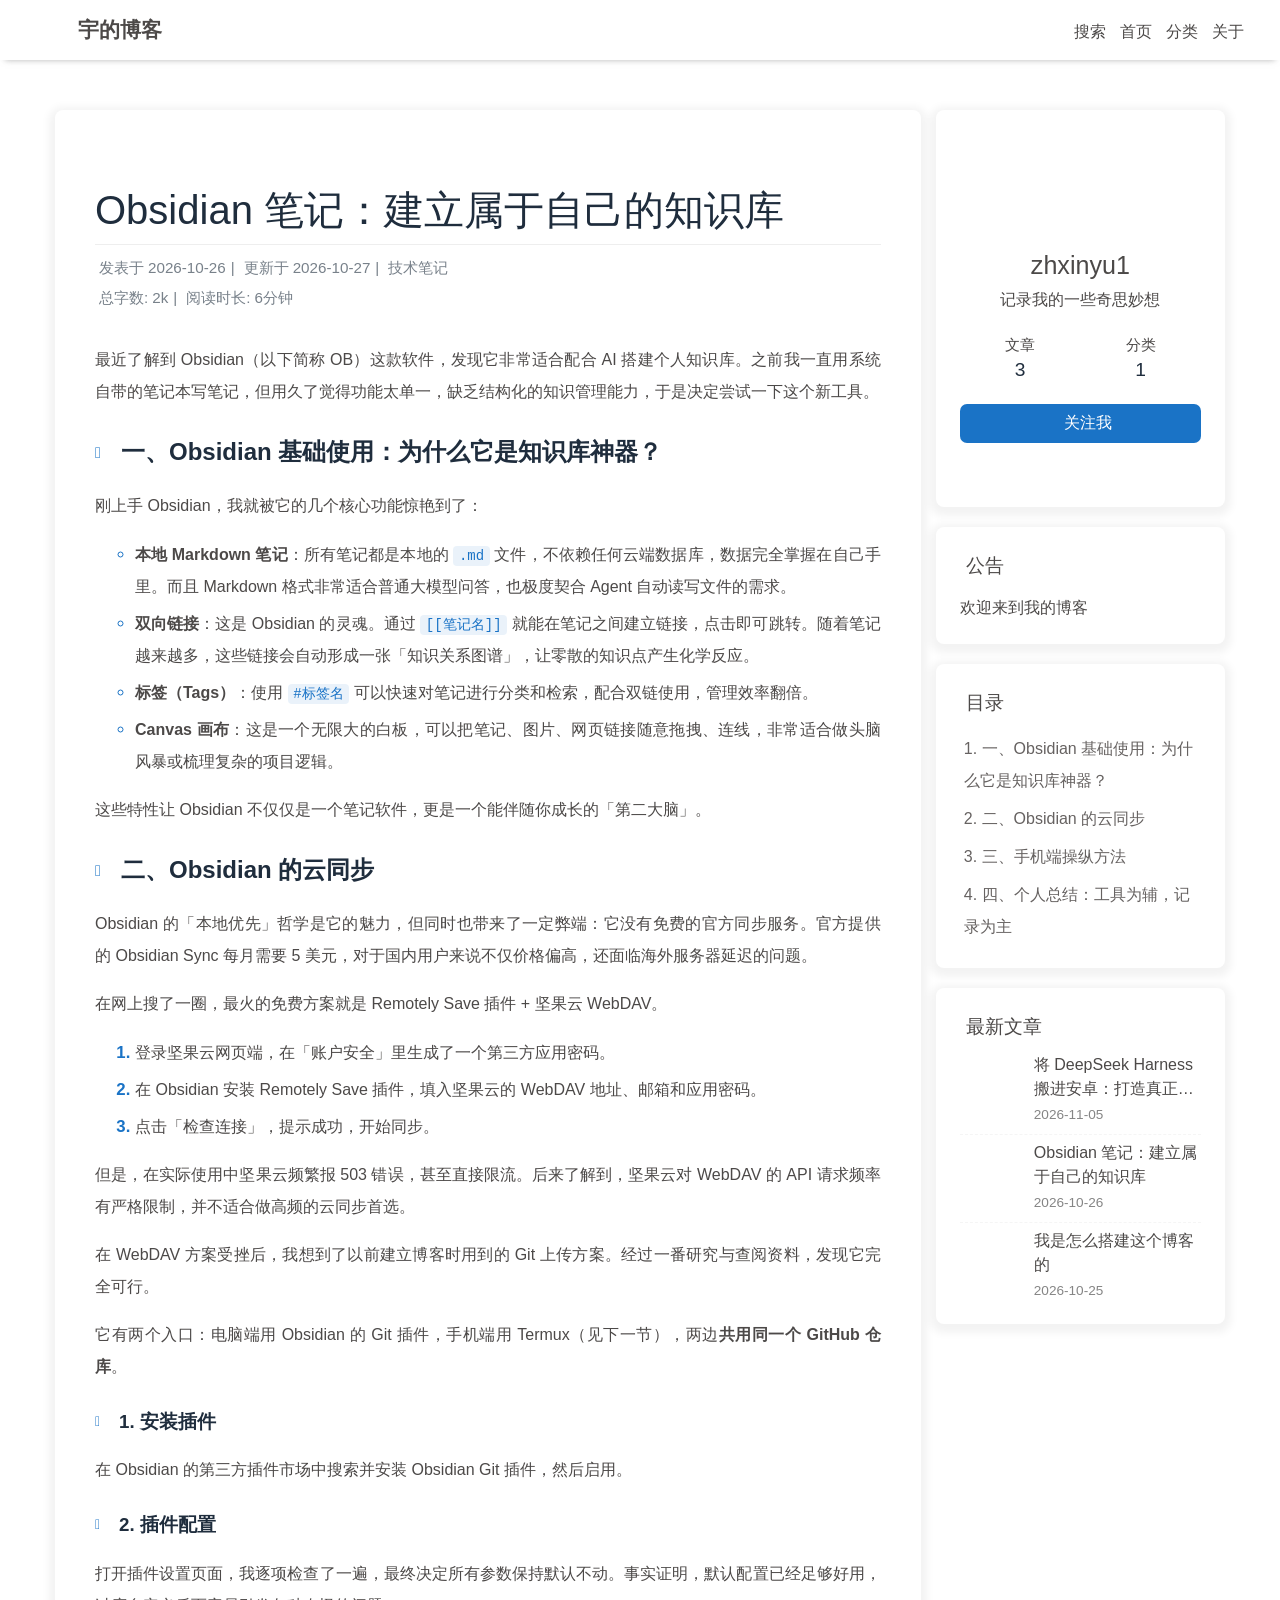
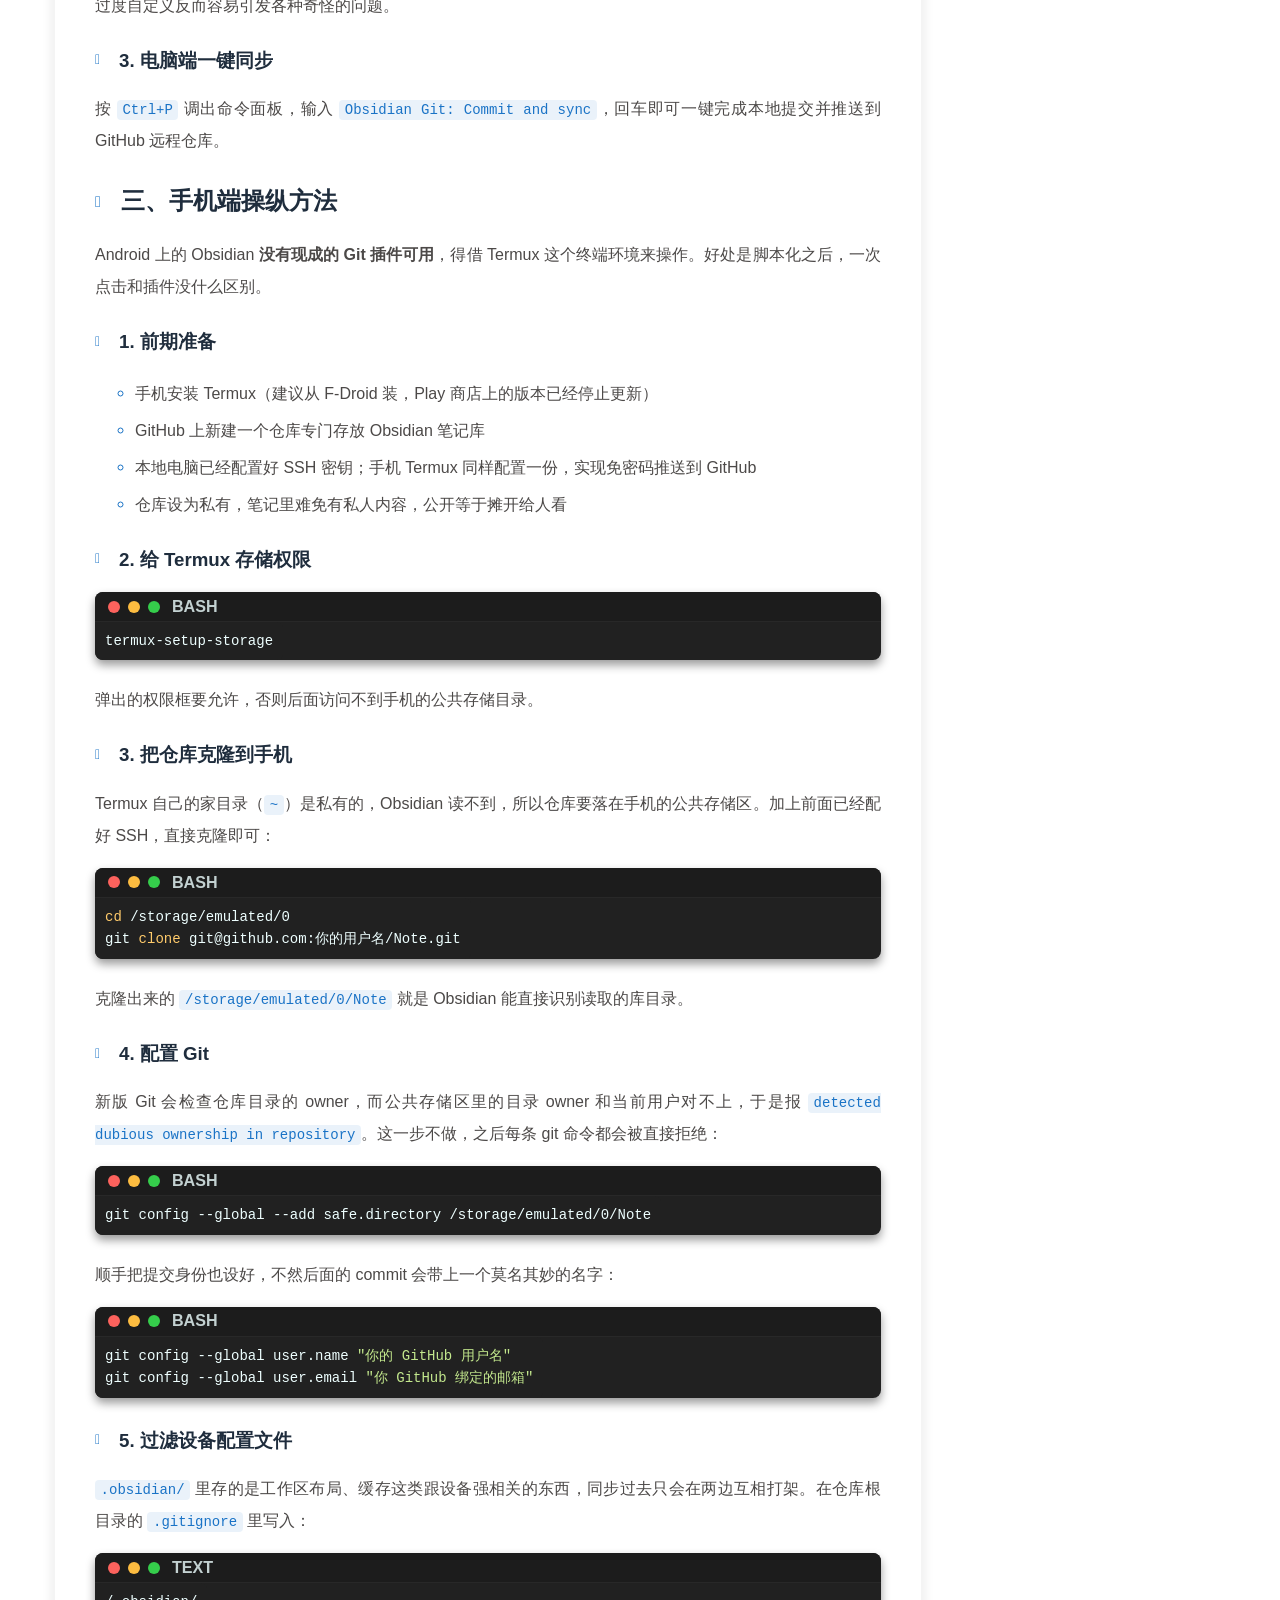
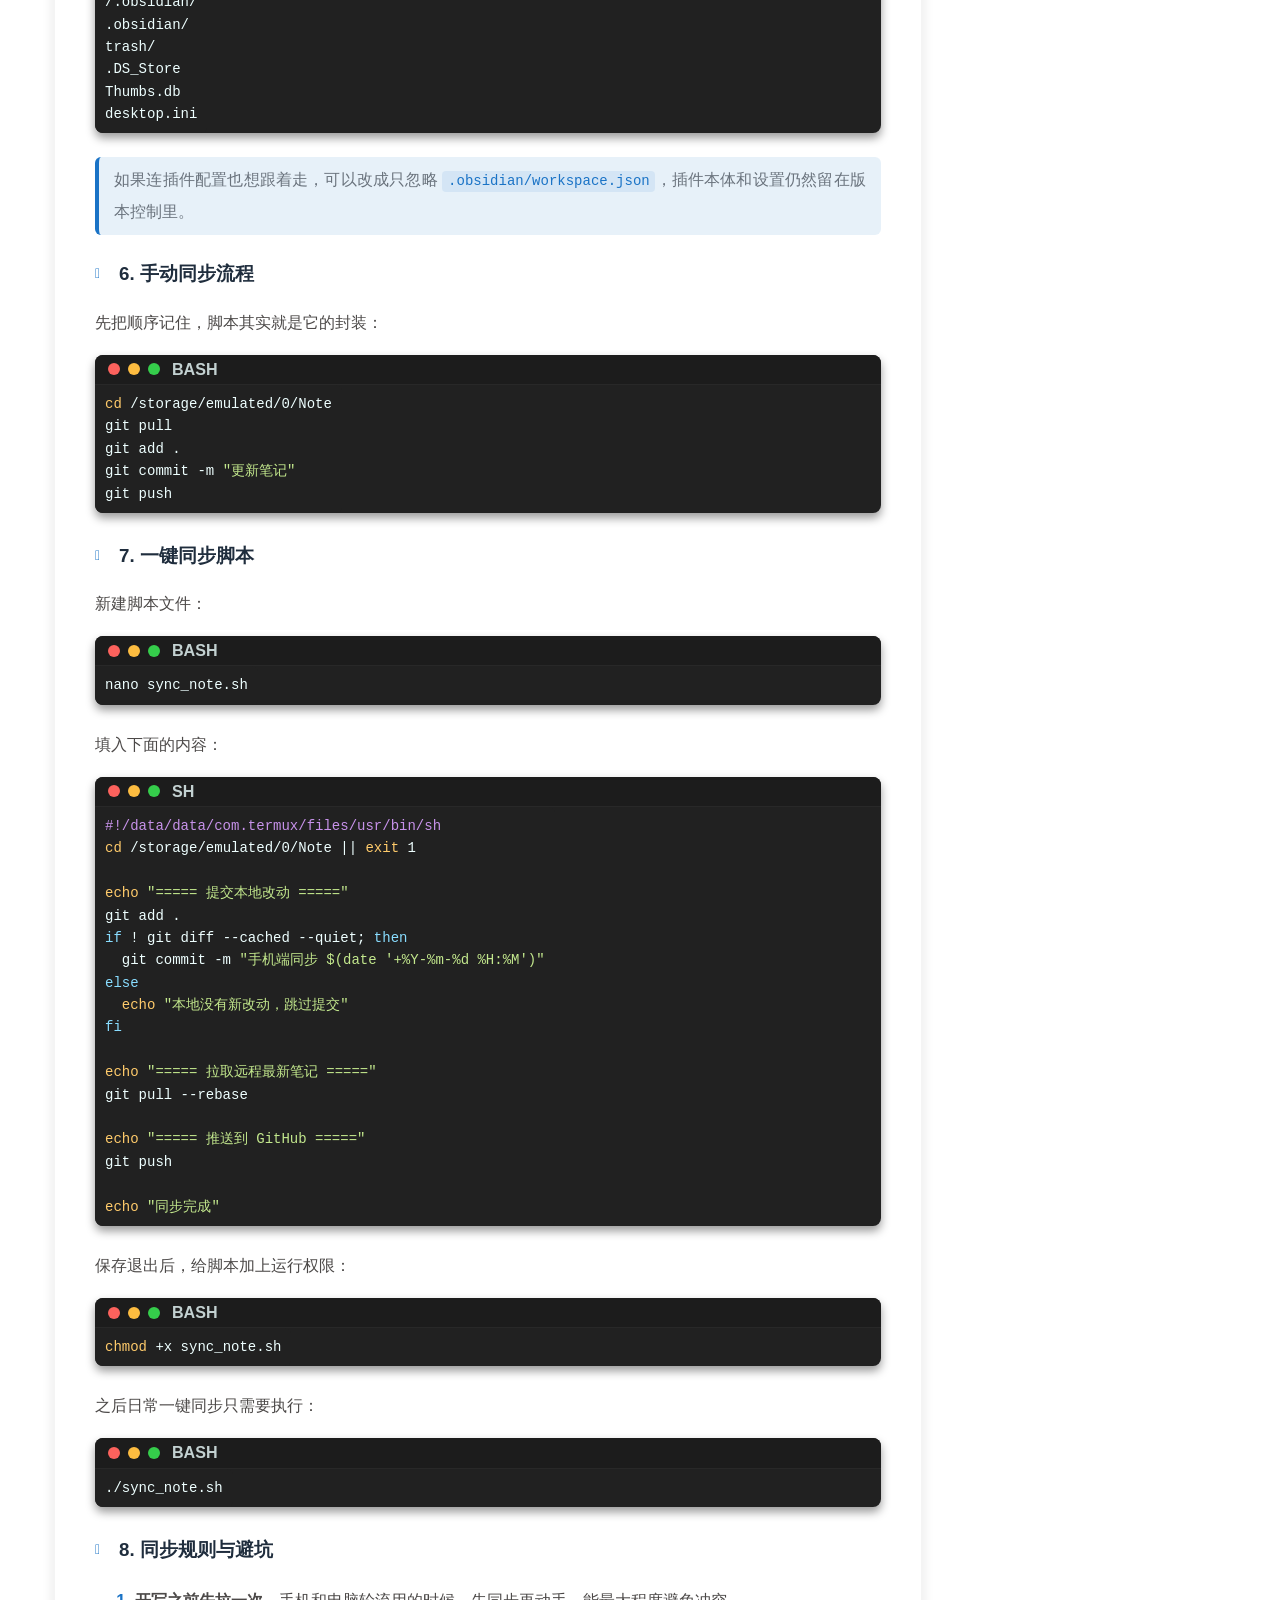
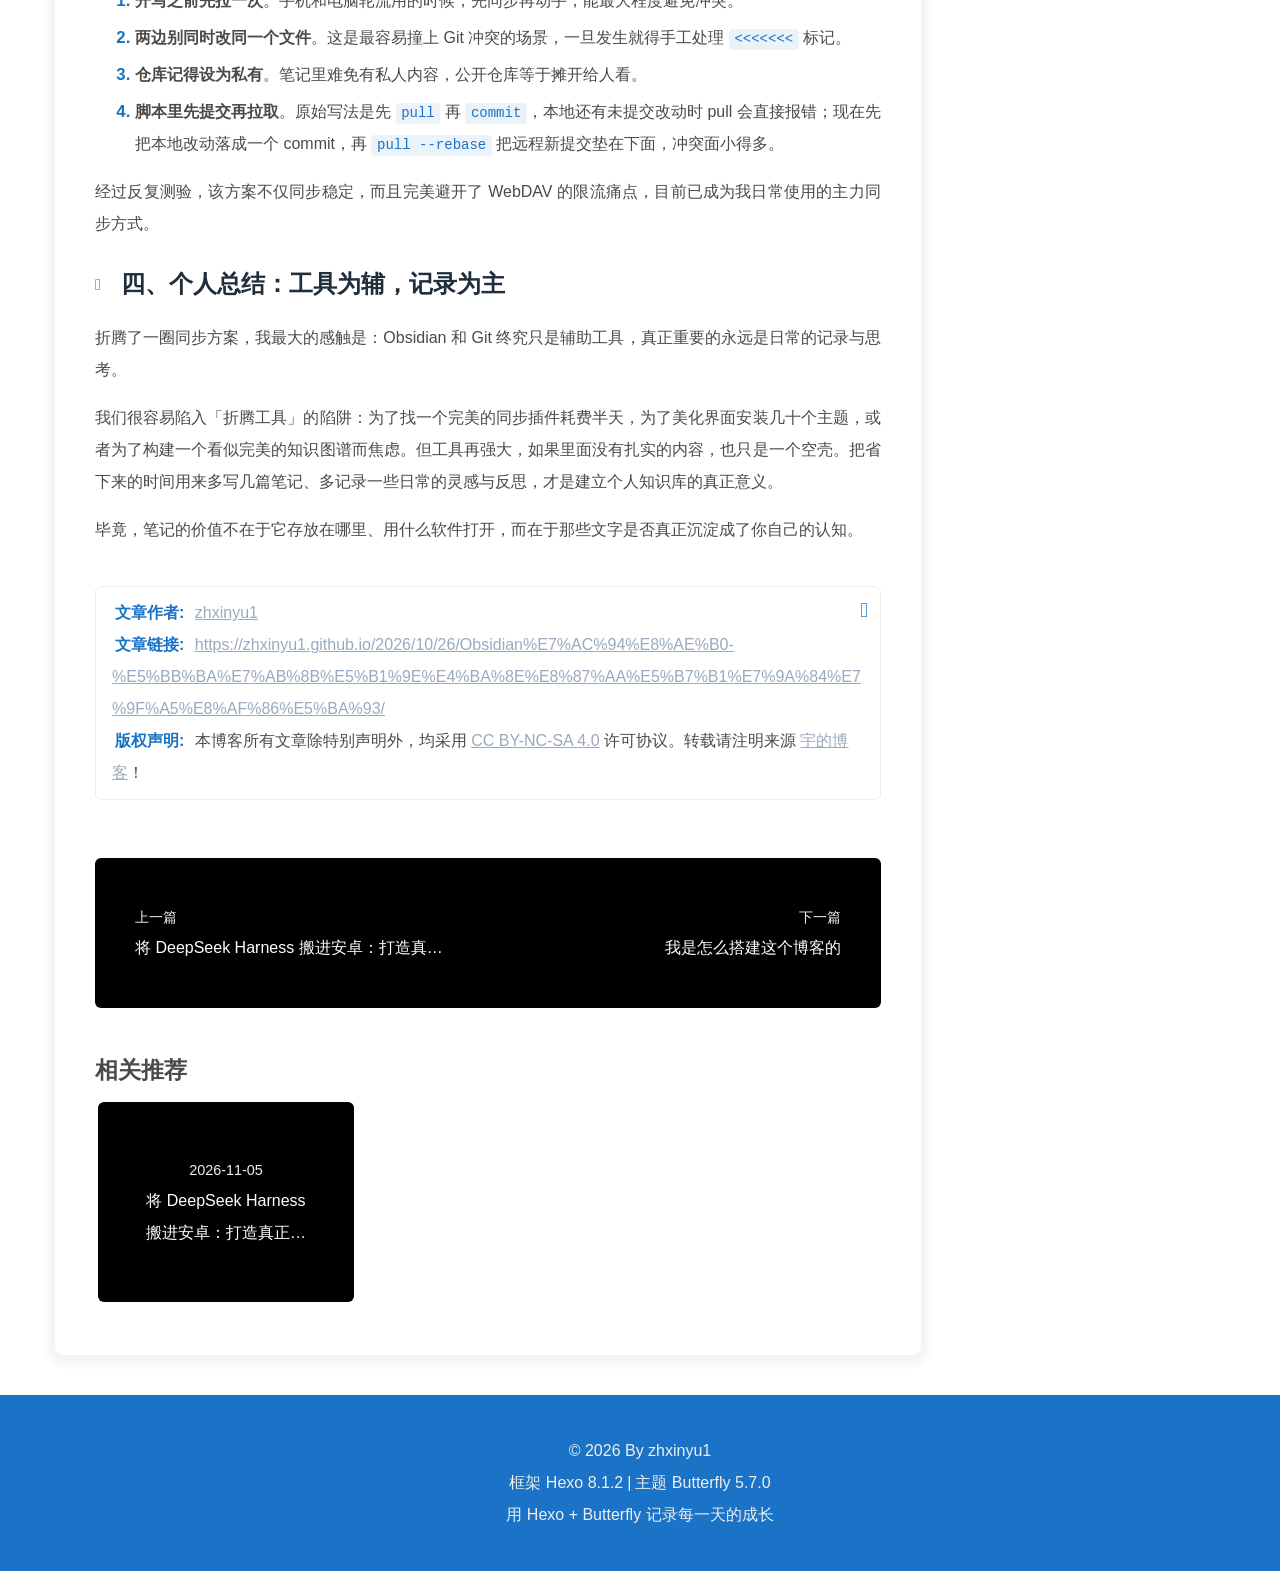
<file: 2026/10/26/Obsidian笔记-建立属于自己的知识库/index.html>
<!DOCTYPE html><html lang="zh-CN" data-theme="light"><head><meta charset="UTF-8"><meta http-equiv="X-UA-Compatible" content="IE=edge"><meta name="viewport" content="width=device-width, initial-scale=1.0,viewport-fit=cover"><title>Obsidian 笔记：建立属于自己的知识库 | 宇的博客</title><meta name="author" content="zhxinyu1"><meta name="copyright" content="zhxinyu1"><meta name="format-detection" content="telephone=no"><meta name="theme-color" content="#ffffff"><meta name="description" content="从双链、标签、Canvas，到 Remotely Save + 坚果云 WebDAV 的限流翻车，最后落到电脑端插件、手机端 Termux 脚本共用一套 GitHub 仓库的稳定同步方案。">
<meta property="og:type" content="article">
<meta property="og:title" content="Obsidian 笔记：建立属于自己的知识库">
<meta property="og:url" content="https://zhxinyu1.github.io/2026/10/26/Obsidian%E7%AC%94%E8%AE%B0-%E5%BB%BA%E7%AB%8B%E5%B1%9E%E4%BA%8E%E8%87%AA%E5%B7%B1%E7%9A%84%E7%9F%A5%E8%AF%86%E5%BA%93/index.html">
<meta property="og:site_name" content="宇的博客">
<meta property="og:description" content="从双链、标签、Canvas，到 Remotely Save + 坚果云 WebDAV 的限流翻车，最后落到电脑端插件、手机端 Termux 脚本共用一套 GitHub 仓库的稳定同步方案。">
<meta property="og:locale" content="zh_CN">
<meta property="og:image" content="https://zhxinyu1.github.io/img/cover/obsidian.jpg">
<meta property="article:published_time" content="2026-10-26T14:45:00.000Z">
<meta property="article:modified_time" content="2026-10-27T02:57:00.000Z">
<meta property="article:author" content="zhxinyu1">
<meta property="article:tag" content="Git">
<meta property="article:tag" content="Obsidian">
<meta property="article:tag" content="Termux">
<meta property="article:tag" content="WebDAV">
<meta property="article:tag" content="坚果云">
<meta name="twitter:card" content="summary">
<meta name="twitter:image" content="https://zhxinyu1.github.io/img/cover/obsidian.jpg"><script type="application/ld+json">{
  "@context": "https://schema.org",
  "@type": "BlogPosting",
  "headline": "Obsidian 笔记：建立属于自己的知识库",
  "url": "https://zhxinyu1.github.io/2026/10/26/Obsidian%E7%AC%94%E8%AE%B0-%E5%BB%BA%E7%AB%8B%E5%B1%9E%E4%BA%8E%E8%87%AA%E5%B7%B1%E7%9A%84%E7%9F%A5%E8%AF%86%E5%BA%93/",
  "image": "https://zhxinyu1.github.io/img/cover/obsidian.jpg",
  "datePublished": "2026-10-26T14:45:00.000Z",
  "dateModified": "2026-10-27T02:57:00.000Z",
  "author": [
    {
      "@type": "Person",
      "name": "zhxinyu1",
      "url": "https://zhxinyu1.github.io"
    }
  ]
}</script><link rel="shortcut icon" href="/img/favicon.png"><link rel="canonical" href="https://zhxinyu1.github.io/2026/10/26/Obsidian%E7%AC%94%E8%AE%B0-%E5%BB%BA%E7%AB%8B%E5%B1%9E%E4%BA%8E%E8%87%AA%E5%B7%B1%E7%9A%84%E7%9F%A5%E8%AF%86%E5%BA%93/index.html"><link rel="preconnect" href="https://registry.npmmirror.com"/><link rel="stylesheet" href="/css/index.css?v=5.7.0"><link rel="stylesheet" href="https://registry.npmmirror.com/@fortawesome/fontawesome-free/7.3.1/files/css/all.min.css"><link rel="stylesheet" href="https://registry.npmmirror.com/@fancyapps/ui/6.1.14/files/dist/fancybox/fancybox.css" media="print" onload="this.media='all'"><script>
    (() => {
      
    const saveToLocal = {
      set: (key, value, ttl) => {
        const data = { value }

        if (ttl != null) {
          data.expiry = Date.now() + ttl * 86400000
        }

        localStorage.setItem(key, JSON.stringify(data))
      },
      get: key => {
        const itemStr = localStorage.getItem(key)
        if (!itemStr) return

        try {
          const data = JSON.parse(itemStr)

          if (data.expiry && Date.now() > data.expiry) {
            localStorage.removeItem(key)
            return
          }

          return data.value
        } catch {
          localStorage.removeItem(key)
        }
      }
    }

    const scriptCache = new Map()
    const cssCache = new Map()
    window.btf = {
      saveToLocal,
      getScript: (url, attr = {}) => {
        if (scriptCache.has(url)) {
          return scriptCache.get(url)
        }

        const promise = new Promise((resolve, reject) => {
          const script = document.createElement('script')

          script.src = url
          script.async = true

          for (const key in attr) {
            script.setAttribute(key, attr[key])
          }

          script.onload = resolve
          script.onerror = reject

          document.head.appendChild(script)
        })

        scriptCache.set(url, promise)

        return promise
      },
      getCSS: (url, id) => {
        if (cssCache.has(url)) {
          return cssCache.get(url)
        }

        const promise = new Promise((resolve, reject) => {
          const link = document.createElement('link')

          link.rel = 'stylesheet'
          link.href = url

          if (id) {
            link.id = id
          }

          link.onload = resolve
          link.onerror = reject

          document.head.appendChild(link)
        })

        cssCache.set(url, promise)

        return promise
      },
      addGlobalFn: (key, fn, name = false, parent = window) => {
        if (!false && key.startsWith('pjax')) return
        const globalFn = parent.globalFn || {}
        globalFn[key] = globalFn[key] || {}
        globalFn[key][name || Object.keys(globalFn[key]).length] = fn
        parent.globalFn = globalFn
      }
    }
  
      
      const metaThemeColor = document.querySelector('meta[name="theme-color"]')
      const activateDarkMode = () => {
        document.documentElement.dataset.theme = 'dark'
        if (metaThemeColor !== null) {
          metaThemeColor.setAttribute('content', '#0d0d0d')
        }
      }
      const activateLightMode = () => {
        document.documentElement.dataset.theme = 'light'
        if (metaThemeColor !== null) {
          metaThemeColor.setAttribute('content', '#ffffff')
        }
      }

      btf.activateDarkMode = activateDarkMode
      btf.activateLightMode = activateLightMode

      const theme = saveToLocal.get('theme')
    
          const mediaQueryDark = window.matchMedia('(prefers-color-scheme: dark)')
          const mediaQueryLight = window.matchMedia('(prefers-color-scheme: light)')

          if (theme === undefined) {
            if (mediaQueryLight.matches) activateLightMode()
            else if (mediaQueryDark.matches) activateDarkMode()
            else {
              const hour = new Date().getHours()
              const start = 6
              const end = 18
              const isNight =
                start < end
                    ? hour < start || hour >= end
                    : hour >= start || hour < end
              isNight ? activateDarkMode() : activateLightMode()
            }
            mediaQueryDark.addEventListener('change', e => {
              if (saveToLocal.get('theme') === undefined) {
                e.matches ? activateDarkMode() : activateLightMode()
              }
            })
          } else {
            theme === 'light' ? activateLightMode() : activateDarkMode()
          }
        
      
      const asideStatus = saveToLocal.get('aside-status')
      if (asideStatus !== undefined) {
        document.documentElement.classList.toggle('hide-aside', asideStatus === 'hide')
      }
    
      
    const detectApple = () => {
      if (/iPad|iPhone|iPod|Macintosh/.test(navigator.userAgent)) {
        document.documentElement.classList.add('apple')
      }
    }
    detectApple()
  
    })()
  </script><script>const GLOBAL_CONFIG = {
  root: '/',
  algolia: undefined,
  localSearch: {"path":"/search.xml","preload":true,"top_n_per_article":1,"unescape":false,"pagination":{"enable":false,"hitsPerPage":8},"languages":{"hits_empty":"未找到符合您查询的内容：${query}","hits_stats":"共找到 ${hits} 篇文章"}},
  translate: undefined,
  highlight: {"plugin":"highlight.js","highlightCopy":true,"highlightLang":true,"highlightHeightLimit":false,"highlightFullpage":false,"highlightMacStyle":true},
  copy: {
    success: '复制成功',
    error: '复制失败',
    noSupport: '浏览器不支持'
  },
  relativeDate: {
    homepage: false,
    post: false
  },
  runtime: '天',
  dateSuffix: {
    just: '刚刚',
    min: '分钟前',
    hour: '小时前',
    day: '天前',
    month: '个月前'
  },
  copyright: {"limitCount":150,"languages":{"author":"作者: zhxinyu1","link":"链接: ","source":"来源: 宇的博客","info":"著作权归作者所有。商业转载请联系作者获得授权，非商业转载请注明出处。"}},
  lightbox: 'fancybox',
  Snackbar: undefined,
  infinitegrid: {
    js: 'https://registry.npmmirror.com/@egjs/infinitegrid/4.13.0/files/dist/infinitegrid.min.js',
    buttonText: '加载更多'
  },
  isPhotoFigcaption: true,
  islazyloadPlugin: true,
  isAnchor: false,
  percent: {
    toc: true,
    rightside: true,
  },
  autoDarkmode: true
}</script><script id="config-diff">var GLOBAL_CONFIG_SITE = {
  title: 'Obsidian 笔记：建立属于自己的知识库',
  isHighlightShrink: false,
  isToc: true,
  pageType: 'post'
}</script><link rel="stylesheet" href="/css/custom.css"><meta name="generator" content="Hexo 8.1.2"></head><body><div id="loading-box"><div class="loading-left-bg"></div><div class="loading-right-bg"></div><div class="spinner-box"><div class="configure-border-1"><div class="configure-core"></div></div><div class="configure-border-2"><div class="configure-core"></div></div><div class="loading-word">加载中...</div></div></div><script>(()=>{
  const $loadingBox = document.getElementById('loading-box')
  const $body = document.body
  const preloader = {
    endLoading: () => {
      if ($loadingBox.classList.contains('loaded')) return
      $body.style.overflow = ''
      $loadingBox.classList.add('loaded')
    },
    initLoading: () => {
      $body.style.overflow = 'hidden'
      $loadingBox.classList.remove('loaded')
    }
  }

  preloader.initLoading()

  if (document.readyState === 'complete') {
    preloader.endLoading()
  } else {
    window.addEventListener('load', preloader.endLoading)
    document.addEventListener('DOMContentLoaded', preloader.endLoading)
    // Add timeout protection: force end after 7 seconds
    setTimeout(preloader.endLoading, 7000)
  }

  if (false) {
    btf.addGlobalFn('pjaxSend', preloader.initLoading, 'preloader_init')
    btf.addGlobalFn('pjaxComplete', preloader.endLoading, 'preloader_end')
  }
})()</script><div id="sidebar"><div id="menu-mask"></div><div id="sidebar-menus"><div class="avatar-img text-center"><img src="[data-uri]" data-lazy-src="/img/avatar.jpg" onerror="this.onerror=null;this.src='/img/friend_404.gif'" alt="avatar"/></div><div class="site-data text-center"><a href="/"><div class="headline">文章</div><div class="length-num">3</div></a><a href="/categories/"><div class="headline">分类</div><div class="length-num">1</div></a></div><div class="menus_items"><div class="menus_item"><a class="site-page" href="/"><i class="fa-fw fas fa-home"></i><span> 首页</span></a></div><div class="menus_item"><a class="site-page" href="/categories/"><i class="fa-fw fas fa-folder-open"></i><span> 分类</span></a></div><div class="menus_item"><a class="site-page" href="/about/"><i class="fa-fw fas fa-user"></i><span> 关于</span></a></div></div></div></div><div class="post" id="body-wrap"><header class="not-top-img fixed" id="page-header"><nav id="nav"><span id="blog-info"><a class="nav-site-title" href="/"><img class="site-icon" src="[data-uri]" data-lazy-src="/img/logo.png" alt="Logo"><span class="site-name">宇的博客</span></a><a class="nav-page-title" href="/"><span class="site-name">Obsidian 笔记：建立属于自己的知识库</span><span class="site-name"><i class="fa-solid fa-circle-arrow-left"></i><span>  返回首页</span></span></a></span><div id="menus"><div id="search-button"><span class="site-page social-icon search"><i class="fas fa-search fa-fw"></i><span> 搜索</span></span></div><div class="menus_items"><div class="menus_item"><a class="site-page" href="/"><i class="fa-fw fas fa-home"></i><span> 首页</span></a></div><div class="menus_item"><a class="site-page" href="/categories/"><i class="fa-fw fas fa-folder-open"></i><span> 分类</span></a></div><div class="menus_item"><a class="site-page" href="/about/"><i class="fa-fw fas fa-user"></i><span> 关于</span></a></div></div><div id="toggle-menu"><span class="site-page"><i class="fas fa-bars fa-fw"></i></span></div></div></nav></header><main class="layout" id="content-inner"><div id="post"><div id="post-info"><h1 class="post-title">Obsidian 笔记：建立属于自己的知识库</h1><div id="post-meta"><div class="meta-firstline"><span class="post-meta-date"><i class="far fa-calendar-alt fa-fw post-meta-icon"></i><span class="post-meta-label">发表于</span><time class="post-meta-date-created" datetime="2026-10-26T14:45:00.000Z" title="发表于 2026-10-26 22:45:00">2026-10-26</time><span class="post-meta-separator">|</span><i class="fas fa-history fa-fw post-meta-icon"></i><span class="post-meta-label">更新于</span><time class="post-meta-date-updated" datetime="2026-10-27T02:57:00.000Z" title="更新于 2026-10-27 10:57:00">2026-10-27</time></span><span class="post-meta-categories"><span class="post-meta-separator">|</span><i class="fas fa-inbox fa-fw post-meta-icon"></i><a class="post-meta-categories" href="/categories/%E6%8A%80%E6%9C%AF%E7%AC%94%E8%AE%B0/">技术笔记</a></span></div><div class="meta-secondline"><span class="post-meta-separator">|</span><span class="post-meta-wordcount"><i class="far fa-file-word fa-fw post-meta-icon"></i><span class="post-meta-label">总字数:</span><span class="word-count">2k</span><span class="post-meta-separator">|</span><i class="far fa-clock fa-fw post-meta-icon"></i><span class="post-meta-label">阅读时长:</span><span>6分钟</span></span></div></div></div><article class="container post-content" id="article-container"><div id="post-outdate-notice" data="{&quot;limitDay&quot;:365,&quot;messagePrev&quot;:&quot;距上次更新已经过了&quot;,&quot;messageNext&quot;:&quot;天，文章内容可能已经过时。&quot;,&quot;postUpdate&quot;:&quot;2026-10-27 10:57:00&quot;}" hidden></div><p>最近了解到 Obsidian（以下简称 OB）这款软件，发现它非常适合配合 AI 搭建个人知识库。之前我一直用系统自带的笔记本写笔记，但用久了觉得功能太单一，缺乏结构化的知识管理能力，于是决定尝试一下这个新工具。</p>
<h2 id="一、Obsidian-基础使用：为什么它是知识库神器？"><a href="#一、Obsidian-基础使用：为什么它是知识库神器？" class="headerlink" title="一、Obsidian 基础使用：为什么它是知识库神器？"></a>一、Obsidian 基础使用：为什么它是知识库神器？</h2><p>刚上手 Obsidian，我就被它的几个核心功能惊艳到了：</p>
<ul>
<li><strong>本地 Markdown 笔记</strong>：所有笔记都是本地的 <code>.md</code> 文件，不依赖任何云端数据库，数据完全掌握在自己手里。而且 Markdown 格式非常适合普通大模型问答，也极度契合 Agent 自动读写文件的需求。</li>
<li><strong>双向链接</strong>：这是 Obsidian 的灵魂。通过 <code>[[笔记名]]</code> 就能在笔记之间建立链接，点击即可跳转。随着笔记越来越多，这些链接会自动形成一张「知识关系图谱」，让零散的知识点产生化学反应。</li>
<li><strong>标签（Tags）</strong>：使用 <code>#标签名</code> 可以快速对笔记进行分类和检索，配合双链使用，管理效率翻倍。</li>
<li><strong>Canvas 画布</strong>：这是一个无限大的白板，可以把笔记、图片、网页链接随意拖拽、连线，非常适合做头脑风暴或梳理复杂的项目逻辑。</li>
</ul>
<p>这些特性让 Obsidian 不仅仅是一个笔记软件，更是一个能伴随你成长的「第二大脑」。</p>
<h2 id="二、Obsidian-的云同步"><a href="#二、Obsidian-的云同步" class="headerlink" title="二、Obsidian 的云同步"></a>二、Obsidian 的云同步</h2><p>Obsidian 的「本地优先」哲学是它的魅力，但同时也带来了一定弊端：它没有免费的官方同步服务。官方提供的 Obsidian Sync 每月需要 5 美元，对于国内用户来说不仅价格偏高，还面临海外服务器延迟的问题。</p>
<p>在网上搜了一圈，最火的免费方案就是 Remotely Save 插件 + 坚果云 WebDAV。</p>
<ol>
<li>登录坚果云网页端，在「账户安全」里生成了一个第三方应用密码。</li>
<li>在 Obsidian 安装 Remotely Save 插件，填入坚果云的 WebDAV 地址、邮箱和应用密码。</li>
<li>点击「检查连接」，提示成功，开始同步。</li>
</ol>
<p>但是，在实际使用中坚果云频繁报 503 错误，甚至直接限流。后来了解到，坚果云对 WebDAV 的 API 请求频率有严格限制，并不适合做高频的云同步首选。</p>
<p>在 WebDAV 方案受挫后，我想到了以前建立博客时用到的 Git 上传方案。经过一番研究与查阅资料，发现它完全可行。</p>
<p>它有两个入口：电脑端用 Obsidian 的 Git 插件，手机端用 Termux（见下一节），两边<strong>共用同一个 GitHub 仓库</strong>。</p>
<h3 id="1-安装插件"><a href="#1-安装插件" class="headerlink" title="1. 安装插件"></a>1. 安装插件</h3><p>在 Obsidian 的第三方插件市场中搜索并安装 Obsidian Git 插件，然后启用。</p>
<h3 id="2-插件配置"><a href="#2-插件配置" class="headerlink" title="2. 插件配置"></a>2. 插件配置</h3><p>打开插件设置页面，我逐项检查了一遍，最终决定所有参数保持默认不动。事实证明，默认配置已经足够好用，过度自定义反而容易引发各种奇怪的问题。</p>
<h3 id="3-电脑端一键同步"><a href="#3-电脑端一键同步" class="headerlink" title="3. 电脑端一键同步"></a>3. 电脑端一键同步</h3><p>按 <code>Ctrl+P</code> 调出命令面板，输入 <code>Obsidian Git: Commit and sync</code>，回车即可一键完成本地提交并推送到 GitHub 远程仓库。</p>
<h2 id="三、手机端操纵方法"><a href="#三、手机端操纵方法" class="headerlink" title="三、手机端操纵方法"></a>三、手机端操纵方法</h2><p>Android 上的 Obsidian <strong>没有现成的 Git 插件可用</strong>，得借 Termux 这个终端环境来操作。好处是脚本化之后，一次点击和插件没什么区别。</p>
<h3 id="1-前期准备"><a href="#1-前期准备" class="headerlink" title="1. 前期准备"></a>1. 前期准备</h3><ul>
<li>手机安装 Termux（建议从 F-Droid 装，Play 商店上的版本已经停止更新）</li>
<li>GitHub 上新建一个仓库专门存放 Obsidian 笔记库</li>
<li>本地电脑已经配置好 SSH 密钥；手机 Termux 同样配置一份，实现免密码推送到 GitHub</li>
<li>仓库设为私有，笔记里难免有私人内容，公开等于摊开给人看</li>
</ul>
<h3 id="2-给-Termux-存储权限"><a href="#2-给-Termux-存储权限" class="headerlink" title="2. 给 Termux 存储权限"></a>2. 给 Termux 存储权限</h3><figure class="highlight bash"><table><tr><td class="code"><pre><span class="line">termux-setup-storage</span><br></pre></td></tr></table></figure>

<p>弹出的权限框要允许，否则后面访问不到手机的公共存储目录。</p>
<h3 id="3-把仓库克隆到手机"><a href="#3-把仓库克隆到手机" class="headerlink" title="3. 把仓库克隆到手机"></a>3. 把仓库克隆到手机</h3><p>Termux 自己的家目录（<code>~</code>）是私有的，Obsidian 读不到，所以仓库要落在手机的公共存储区。加上前面已经配好 SSH，直接克隆即可：</p>
<figure class="highlight bash"><table><tr><td class="code"><pre><span class="line"><span class="built_in">cd</span> /storage/emulated/0</span><br><span class="line">git <span class="built_in">clone</span> git@github.com:你的用户名/Note.git</span><br></pre></td></tr></table></figure>

<p>克隆出来的 <code>/storage/emulated/0/Note</code> 就是 Obsidian 能直接识别读取的库目录。</p>
<h3 id="4-配置-Git"><a href="#4-配置-Git" class="headerlink" title="4. 配置 Git"></a>4. 配置 Git</h3><p>新版 Git 会检查仓库目录的 owner，而公共存储区里的目录 owner 和当前用户对不上，于是报 <code>detected dubious ownership in repository</code>。这一步不做，之后每条 git 命令都会被直接拒绝：</p>
<figure class="highlight bash"><table><tr><td class="code"><pre><span class="line">git config --global --add safe.directory /storage/emulated/0/Note</span><br></pre></td></tr></table></figure>

<p>顺手把提交身份也设好，不然后面的 commit 会带上一个莫名其妙的名字：</p>
<figure class="highlight bash"><table><tr><td class="code"><pre><span class="line">git config --global user.name <span class="string">&quot;你的 GitHub 用户名&quot;</span></span><br><span class="line">git config --global user.email <span class="string">&quot;你 GitHub 绑定的邮箱&quot;</span></span><br></pre></td></tr></table></figure>

<h3 id="5-过滤设备配置文件"><a href="#5-过滤设备配置文件" class="headerlink" title="5. 过滤设备配置文件"></a>5. 过滤设备配置文件</h3><p><code>.obsidian/</code> 里存的是工作区布局、缓存这类跟设备强相关的东西，同步过去只会在两边互相打架。在仓库根目录的 <code>.gitignore</code> 里写入：</p>
<figure class="highlight text"><table><tr><td class="code"><pre><span class="line">/.obsidian/</span><br><span class="line">.obsidian/</span><br><span class="line">trash/</span><br><span class="line">.DS_Store</span><br><span class="line">Thumbs.db</span><br><span class="line">desktop.ini</span><br></pre></td></tr></table></figure>

<blockquote>
<p>如果连插件配置也想跟着走，可以改成只忽略 <code>.obsidian/workspace.json</code>，插件本体和设置仍然留在版本控制里。</p>
</blockquote>
<h3 id="6-手动同步流程"><a href="#6-手动同步流程" class="headerlink" title="6. 手动同步流程"></a>6. 手动同步流程</h3><p>先把顺序记住，脚本其实就是它的封装：</p>
<figure class="highlight bash"><table><tr><td class="code"><pre><span class="line"><span class="built_in">cd</span> /storage/emulated/0/Note</span><br><span class="line">git pull</span><br><span class="line">git add .</span><br><span class="line">git commit -m <span class="string">&quot;更新笔记&quot;</span></span><br><span class="line">git push</span><br></pre></td></tr></table></figure>

<h3 id="7-一键同步脚本"><a href="#7-一键同步脚本" class="headerlink" title="7. 一键同步脚本"></a>7. 一键同步脚本</h3><p>新建脚本文件：</p>
<figure class="highlight bash"><table><tr><td class="code"><pre><span class="line">nano sync_note.sh</span><br></pre></td></tr></table></figure>

<p>填入下面的内容：</p>
<figure class="highlight sh"><table><tr><td class="code"><pre><span class="line"><span class="meta">#!/data/data/com.termux/files/usr/bin/sh</span></span><br><span class="line"><span class="built_in">cd</span> /storage/emulated/0/Note || <span class="built_in">exit</span> 1</span><br><span class="line"></span><br><span class="line"><span class="built_in">echo</span> <span class="string">&quot;===== 提交本地改动 =====&quot;</span></span><br><span class="line">git add .</span><br><span class="line"><span class="keyword">if</span> ! git diff --cached --quiet; <span class="keyword">then</span></span><br><span class="line">  git commit -m <span class="string">&quot;手机端同步 <span class="subst">$(date &#x27;+%Y-%m-%d %H:%M&#x27;)</span>&quot;</span></span><br><span class="line"><span class="keyword">else</span></span><br><span class="line">  <span class="built_in">echo</span> <span class="string">&quot;本地没有新改动，跳过提交&quot;</span></span><br><span class="line"><span class="keyword">fi</span></span><br><span class="line"></span><br><span class="line"><span class="built_in">echo</span> <span class="string">&quot;===== 拉取远程最新笔记 =====&quot;</span></span><br><span class="line">git pull --rebase</span><br><span class="line"></span><br><span class="line"><span class="built_in">echo</span> <span class="string">&quot;===== 推送到 GitHub =====&quot;</span></span><br><span class="line">git push</span><br><span class="line"></span><br><span class="line"><span class="built_in">echo</span> <span class="string">&quot;同步完成&quot;</span></span><br></pre></td></tr></table></figure>

<p>保存退出后，给脚本加上运行权限：</p>
<figure class="highlight bash"><table><tr><td class="code"><pre><span class="line"><span class="built_in">chmod</span> +x sync_note.sh</span><br></pre></td></tr></table></figure>

<p>之后日常一键同步只需要执行：</p>
<figure class="highlight bash"><table><tr><td class="code"><pre><span class="line">./sync_note.sh</span><br></pre></td></tr></table></figure>

<h3 id="8-同步规则与避坑"><a href="#8-同步规则与避坑" class="headerlink" title="8. 同步规则与避坑"></a>8. 同步规则与避坑</h3><ol>
<li><strong>开写之前先拉一次</strong>。手机和电脑轮流用的时候，先同步再动手，能最大程度避免冲突。</li>
<li><strong>两边别同时改同一个文件</strong>。这是最容易撞上 Git 冲突的场景，一旦发生就得手工处理 <code>&lt;&lt;&lt;&lt;&lt;&lt;&lt;</code> 标记。</li>
<li><strong>仓库记得设为私有</strong>。笔记里难免有私人内容，公开仓库等于摊开给人看。</li>
<li><strong>脚本里先提交再拉取</strong>。原始写法是先 <code>pull</code> 再 <code>commit</code>，本地还有未提交改动时 pull 会直接报错；现在先把本地改动落成一个 commit，再 <code>pull --rebase</code> 把远程新提交垫在下面，冲突面小得多。</li>
</ol>
<p>经过反复测验，该方案不仅同步稳定，而且完美避开了 WebDAV 的限流痛点，目前已成为我日常使用的主力同步方式。</p>
<h2 id="四、个人总结：工具为辅，记录为主"><a href="#四、个人总结：工具为辅，记录为主" class="headerlink" title="四、个人总结：工具为辅，记录为主"></a>四、个人总结：工具为辅，记录为主</h2><p>折腾了一圈同步方案，我最大的感触是：Obsidian 和 Git 终究只是辅助工具，真正重要的永远是日常的记录与思考。</p>
<p>我们很容易陷入「折腾工具」的陷阱：为了找一个完美的同步插件耗费半天，为了美化界面安装几十个主题，或者为了构建一个看似完美的知识图谱而焦虑。但工具再强大，如果里面没有扎实的内容，也只是一个空壳。把省下来的时间用来多写几篇笔记、多记录一些日常的灵感与反思，才是建立个人知识库的真正意义。</p>
<p>毕竟，笔记的价值不在于它存放在哪里、用什么软件打开，而在于那些文字是否真正沉淀成了你自己的认知。</p>
</article><div class="post-copyright"><div class="post-copyright__author"><span class="post-copyright-meta"><i class="fas fa-circle-user fa-fw"></i>文章作者: </span><span class="post-copyright-info"><a href="https://zhxinyu1.github.io">zhxinyu1</a></span></div><div class="post-copyright__type"><span class="post-copyright-meta"><i class="fas fa-square-arrow-up-right fa-fw"></i>文章链接: </span><span class="post-copyright-info"><a href="https://zhxinyu1.github.io/2026/10/26/Obsidian%E7%AC%94%E8%AE%B0-%E5%BB%BA%E7%AB%8B%E5%B1%9E%E4%BA%8E%E8%87%AA%E5%B7%B1%E7%9A%84%E7%9F%A5%E8%AF%86%E5%BA%93/">https://zhxinyu1.github.io/2026/10/26/Obsidian%E7%AC%94%E8%AE%B0-%E5%BB%BA%E7%AB%8B%E5%B1%9E%E4%BA%8E%E8%87%AA%E5%B7%B1%E7%9A%84%E7%9F%A5%E8%AF%86%E5%BA%93/</a></span></div><div class="post-copyright__notice"><span class="post-copyright-meta"><i class="fas fa-circle-exclamation fa-fw"></i>版权声明: </span><span class="post-copyright-info">本博客所有文章除特别声明外，均采用 <a href="https://creativecommons.org/licenses/by-nc-sa/4.0/" target="_blank">CC BY-NC-SA 4.0</a> 许可协议。转载请注明来源 <a href="https://zhxinyu1.github.io" target="_blank">宇的博客</a>！</span></div></div><div class="tag_share"><div class="post-share"><div class="social-share" data-image="/img/cover/obsidian.jpg" data-sites="wechat,qq,weibo,facebook,x"></div><link rel="stylesheet" href="https://registry.npmmirror.com/butterfly-extsrc/1.1.6/files/sharejs/dist/css/share.min.css" media="print" onload="this.media='all'"><script src="https://registry.npmmirror.com/butterfly-extsrc/1.1.6/files/sharejs/dist/js/social-share.min.js" defer></script></div></div><nav class="pagination-post" id="pagination"><a class="pagination-related" href="/2026/11/05/DeepSeekHarness%E8%A3%85%E8%BF%9B%E5%AE%89%E5%8D%93%E6%89%8B%E6%9C%BA/" title="将 DeepSeek Harness 搬进安卓：打造真正的移动端超级 AI 管家"><img class="cover" src="[data-uri]" data-lazy-src="/img/cover/dsh-android.jpg" onerror="onerror=null;src='/img/404.jpg'" alt="cover of previous post"><div class="info"><div class="info-1"><div class="info-item-1">上一篇</div><div class="info-item-2">将 DeepSeek Harness 搬进安卓：打造真正的移动端超级 AI 管家</div></div><div class="info-2"><div class="info-item-1">在 Termux 里搭出完整 Linux 环境运行 DSH，通过 Termux:API 把短信、通知、剪贴板、传感器封装成工具交给 Agent，附插件扩展、Token 优化与 ROOT 进阶的思路。</div></div></div></a><a class="pagination-related" href="/2026/10/25/%E6%88%91%E7%9A%84%E7%AC%AC%E4%B8%80%E7%AF%87%E5%8D%9A%E5%AE%A2/" title="我是怎么搭建这个博客的"><img class="cover" src="[data-uri]" data-lazy-src="/img/cover/blogbuild.jpg" onerror="onerror=null;src='/img/404.jpg'" alt="cover of next post"><div class="info text-right"><div class="info-1"><div class="info-item-1">下一篇</div><div class="info-item-2">我是怎么搭建这个博客的</div></div><div class="info-2"><div class="info-item-1">从零开始用 Hexo + Butterfly 写页面，推到 GitHub，再交给 Cloudflare Pages 自动部署，最后绑上自己的域名。</div></div></div></a></nav><div class="relatedPosts"><div class="headline"><i class="fas fa-thumbs-up fa-fw"></i><span>相关推荐</span></div><div class="relatedPosts-list"><a class="pagination-related" href="/2026/11/05/DeepSeekHarness%E8%A3%85%E8%BF%9B%E5%AE%89%E5%8D%93%E6%89%8B%E6%9C%BA/" title="将 DeepSeek Harness 搬进安卓：打造真正的移动端超级 AI 管家"><img class="cover" src="[data-uri]" data-lazy-src="/img/cover/dsh-android.jpg" alt="cover"><div class="info text-center"><div class="info-1"><div class="info-item-1"><i class="far fa-calendar-alt fa-fw"></i> 2026-11-05</div><div class="info-item-2">将 DeepSeek Harness 搬进安卓：打造真正的移动端超级 AI 管家</div></div><div class="info-2"><div class="info-item-1">在 Termux 里搭出完整 Linux 环境运行 DSH，通过 Termux:API 把短信、通知、剪贴板、传感器封装成工具交给 Agent，附插件扩展、Token 优化与 ROOT 进阶的思路。</div></div></div></a></div></div></div><div class="aside-content" id="aside-content"><div class="card-widget card-info text-center"><div class="avatar-img"><img src="[data-uri]" data-lazy-src="/img/avatar.jpg" onerror="this.onerror=null;this.src='/img/friend_404.gif'" alt="avatar"/></div><div class="author-info-name">zhxinyu1</div><div class="author-info-description">记录我的一些奇思妙想</div><div class="site-data"><a href="/"><div class="headline">文章</div><div class="length-num">3</div></a><a href="/categories/"><div class="headline">分类</div><div class="length-num">1</div></a></div><a id="card-info-btn" target="_blank" rel="noopener" href="https://github.com/zhxinyu1"><i class="fab fa-github"></i><span>关注我</span></a><div class="card-info-social-icons"><a class="social-icon" href="https://github.com/zhxinyu1" target="_blank" title="Github"><i class="fab fa-github" style="color: #1a73c6;"></i></a><a class="social-icon" href="/categories/" target="_blank" title="分类"><i class="fas fa-folder-open" style="color: #1a73c6;"></i></a><a class="social-icon" href="/about/" target="_blank" title="联系我"><i class="fas fa-envelope" style="color: #1a73c6;"></i></a></div></div><div class="card-widget card-announcement"><div class="item-headline"><i class="fas fa-bullhorn fa-shake"></i><span>公告</span></div><div class="announcement_content">欢迎来到我的博客</div></div><div class="sticky_layout"><div class="card-widget" id="card-toc"><div class="item-headline"><i class="fas fa-stream"></i><span>目录</span><span class="toc-percentage"></span></div><div class="toc-content"><ol class="toc"><li class="toc-item toc-level-2"><a class="toc-link" href="#%E4%B8%80%E3%80%81Obsidian-%E5%9F%BA%E7%A1%80%E4%BD%BF%E7%94%A8%EF%BC%9A%E4%B8%BA%E4%BB%80%E4%B9%88%E5%AE%83%E6%98%AF%E7%9F%A5%E8%AF%86%E5%BA%93%E7%A5%9E%E5%99%A8%EF%BC%9F"><span class="toc-number">1.</span> <span class="toc-text">一、Obsidian 基础使用：为什么它是知识库神器？</span></a></li><li class="toc-item toc-level-2"><a class="toc-link" href="#%E4%BA%8C%E3%80%81Obsidian-%E7%9A%84%E4%BA%91%E5%90%8C%E6%AD%A5"><span class="toc-number">2.</span> <span class="toc-text">二、Obsidian 的云同步</span></a><ol class="toc-child"><li class="toc-item toc-level-3"><a class="toc-link" href="#1-%E5%AE%89%E8%A3%85%E6%8F%92%E4%BB%B6"><span class="toc-number">2.1.</span> <span class="toc-text">1. 安装插件</span></a></li><li class="toc-item toc-level-3"><a class="toc-link" href="#2-%E6%8F%92%E4%BB%B6%E9%85%8D%E7%BD%AE"><span class="toc-number">2.2.</span> <span class="toc-text">2. 插件配置</span></a></li><li class="toc-item toc-level-3"><a class="toc-link" href="#3-%E7%94%B5%E8%84%91%E7%AB%AF%E4%B8%80%E9%94%AE%E5%90%8C%E6%AD%A5"><span class="toc-number">2.3.</span> <span class="toc-text">3. 电脑端一键同步</span></a></li></ol></li><li class="toc-item toc-level-2"><a class="toc-link" href="#%E4%B8%89%E3%80%81%E6%89%8B%E6%9C%BA%E7%AB%AF%E6%93%8D%E7%BA%B5%E6%96%B9%E6%B3%95"><span class="toc-number">3.</span> <span class="toc-text">三、手机端操纵方法</span></a><ol class="toc-child"><li class="toc-item toc-level-3"><a class="toc-link" href="#1-%E5%89%8D%E6%9C%9F%E5%87%86%E5%A4%87"><span class="toc-number">3.1.</span> <span class="toc-text">1. 前期准备</span></a></li><li class="toc-item toc-level-3"><a class="toc-link" href="#2-%E7%BB%99-Termux-%E5%AD%98%E5%82%A8%E6%9D%83%E9%99%90"><span class="toc-number">3.2.</span> <span class="toc-text">2. 给 Termux 存储权限</span></a></li><li class="toc-item toc-level-3"><a class="toc-link" href="#3-%E6%8A%8A%E4%BB%93%E5%BA%93%E5%85%8B%E9%9A%86%E5%88%B0%E6%89%8B%E6%9C%BA"><span class="toc-number">3.3.</span> <span class="toc-text">3. 把仓库克隆到手机</span></a></li><li class="toc-item toc-level-3"><a class="toc-link" href="#4-%E9%85%8D%E7%BD%AE-Git"><span class="toc-number">3.4.</span> <span class="toc-text">4. 配置 Git</span></a></li><li class="toc-item toc-level-3"><a class="toc-link" href="#5-%E8%BF%87%E6%BB%A4%E8%AE%BE%E5%A4%87%E9%85%8D%E7%BD%AE%E6%96%87%E4%BB%B6"><span class="toc-number">3.5.</span> <span class="toc-text">5. 过滤设备配置文件</span></a></li><li class="toc-item toc-level-3"><a class="toc-link" href="#6-%E6%89%8B%E5%8A%A8%E5%90%8C%E6%AD%A5%E6%B5%81%E7%A8%8B"><span class="toc-number">3.6.</span> <span class="toc-text">6. 手动同步流程</span></a></li><li class="toc-item toc-level-3"><a class="toc-link" href="#7-%E4%B8%80%E9%94%AE%E5%90%8C%E6%AD%A5%E8%84%9A%E6%9C%AC"><span class="toc-number">3.7.</span> <span class="toc-text">7. 一键同步脚本</span></a></li><li class="toc-item toc-level-3"><a class="toc-link" href="#8-%E5%90%8C%E6%AD%A5%E8%A7%84%E5%88%99%E4%B8%8E%E9%81%BF%E5%9D%91"><span class="toc-number">3.8.</span> <span class="toc-text">8. 同步规则与避坑</span></a></li></ol></li><li class="toc-item toc-level-2"><a class="toc-link" href="#%E5%9B%9B%E3%80%81%E4%B8%AA%E4%BA%BA%E6%80%BB%E7%BB%93%EF%BC%9A%E5%B7%A5%E5%85%B7%E4%B8%BA%E8%BE%85%EF%BC%8C%E8%AE%B0%E5%BD%95%E4%B8%BA%E4%B8%BB"><span class="toc-number">4.</span> <span class="toc-text">四、个人总结：工具为辅，记录为主</span></a></li></ol></div></div><div class="card-widget card-recent-post"><div class="item-headline"><i class="fas fa-history"></i><span>最新文章</span></div><div class="aside-list"><div class="aside-list-item"><a class="thumbnail" href="/2026/11/05/DeepSeekHarness%E8%A3%85%E8%BF%9B%E5%AE%89%E5%8D%93%E6%89%8B%E6%9C%BA/" title="将 DeepSeek Harness 搬进安卓：打造真正的移动端超级 AI 管家"><img src="[data-uri]" data-lazy-src="/img/cover/dsh-android.jpg" onerror="this.onerror=null;this.src='/img/404.jpg'" alt="将 DeepSeek Harness 搬进安卓：打造真正的移动端超级 AI 管家"/></a><div class="content"><a class="title" href="/2026/11/05/DeepSeekHarness%E8%A3%85%E8%BF%9B%E5%AE%89%E5%8D%93%E6%89%8B%E6%9C%BA/" title="将 DeepSeek Harness 搬进安卓：打造真正的移动端超级 AI 管家">将 DeepSeek Harness 搬进安卓：打造真正的移动端超级 AI 管家</a><time datetime="2026-11-05T10:30:00.000Z" title="发表于 2026-11-05 18:30:00">2026-11-05</time></div></div><div class="aside-list-item"><a class="thumbnail" href="/2026/10/26/Obsidian%E7%AC%94%E8%AE%B0-%E5%BB%BA%E7%AB%8B%E5%B1%9E%E4%BA%8E%E8%87%AA%E5%B7%B1%E7%9A%84%E7%9F%A5%E8%AF%86%E5%BA%93/" title="Obsidian 笔记：建立属于自己的知识库"><img src="[data-uri]" data-lazy-src="/img/cover/obsidian.jpg" onerror="this.onerror=null;this.src='/img/404.jpg'" alt="Obsidian 笔记：建立属于自己的知识库"/></a><div class="content"><a class="title" href="/2026/10/26/Obsidian%E7%AC%94%E8%AE%B0-%E5%BB%BA%E7%AB%8B%E5%B1%9E%E4%BA%8E%E8%87%AA%E5%B7%B1%E7%9A%84%E7%9F%A5%E8%AF%86%E5%BA%93/" title="Obsidian 笔记：建立属于自己的知识库">Obsidian 笔记：建立属于自己的知识库</a><time datetime="2026-10-26T14:45:00.000Z" title="发表于 2026-10-26 22:45:00">2026-10-26</time></div></div><div class="aside-list-item"><a class="thumbnail" href="/2026/10/25/%E6%88%91%E7%9A%84%E7%AC%AC%E4%B8%80%E7%AF%87%E5%8D%9A%E5%AE%A2/" title="我是怎么搭建这个博客的"><img src="[data-uri]" data-lazy-src="/img/cover/blogbuild.jpg" onerror="this.onerror=null;this.src='/img/404.jpg'" alt="我是怎么搭建这个博客的"/></a><div class="content"><a class="title" href="/2026/10/25/%E6%88%91%E7%9A%84%E7%AC%AC%E4%B8%80%E7%AF%87%E5%8D%9A%E5%AE%A2/" title="我是怎么搭建这个博客的">我是怎么搭建这个博客的</a><time datetime="2026-10-25T03:40:00.000Z" title="发表于 2026-10-25 11:40:00">2026-10-25</time></div></div></div></div></div></div></main><footer id="footer"><div class="footer-other"><div class="footer-copyright"><span class="copyright">&copy;&nbsp;2026 By zhxinyu1</span><span class="framework-info"><span>框架 </span><a target="_blank" rel="noopener" href="https://hexo.io">Hexo 8.1.2</a><span class="footer-separator">|</span><span>主题 </span><a target="_blank" rel="noopener" href="https://github.com/jerryc127/hexo-theme-butterfly">Butterfly 5.7.0</a></span></div><div class="footer_custom_text">用 Hexo + Butterfly 记录每一天的成长</div></div></footer></div><div id="rightside"><div id="rightside-config-hide"><button id="readmode" type="button" title="阅读模式"><i class="fas fa-book-open"></i></button><button id="darkmode" type="button" title="日间和夜间模式切换"><i class="fas fa-adjust"></i></button><button id="hide-aside-btn" type="button" title="单栏和双栏切换"><i class="fas fa-arrows-alt-h"></i></button></div><div id="rightside-config-show"><button id="rightside-config" type="button" title="设置"><i class="fas fa-cog fa-spin"></i></button><button class="close" id="mobile-toc-button" type="button" title="目录"><i class="fas fa-list-ul"></i></button><button id="go-up" type="button" title="回到顶部"><span class="scroll-percent"></span><i class="fas fa-arrow-up"></i></button></div></div><div><script src="/js/utils.js?v=5.7.0"></script><script src="/js/main.js?v=5.7.0"></script><script src="https://registry.npmmirror.com/@fancyapps/ui/6.1.14/files/dist/fancybox/fancybox.umd.js"></script><script src="https://registry.npmmirror.com/instant.page/5.2.0/files/instantpage.js" type="module"></script><script src="https://registry.npmmirror.com/vanilla-lazyload/19.1.3/files/dist/lazyload.iife.min.js"></script><div class="js-pjax"></div><script defer="defer" id="ribbon" src="https://registry.npmmirror.com/butterfly-extsrc/1.1.6/files/dist/canvas-ribbon.min.js" size="140" alpha="0.5" zIndex="-1" mobile="false" data-click="false"></script><script id="click-heart" src="https://registry.npmmirror.com/butterfly-extsrc/1.1.6/files/dist/click-heart.min.js" async="async" mobile="false"></script><div id="local-search"><div class="search-dialog"><nav class="search-nav"><span class="search-dialog-title">搜索</span><i class="fas fa-spinner fa-pulse" id="loading-status" hidden="hidden"></i><button class="search-close-button"><i class="fas fa-times"></i></button></nav><div class="text-center" id="loading-database"><i class="fas fa-spinner fa-pulse"></i><span>  数据加载中</span></div><div class="local-search-input"><input placeholder="搜索文章…" type="text"/></div><hr/><div id="local-search-results"></div><div class="ais-Pagination" id="local-search-pagination" style="display:none;"><ul class="ais-Pagination-list"></ul></div><div id="local-search-stats"></div></div><div id="search-mask"></div><script src="/js/search/local-search.js?v=5.7.0"></script></div></div></body></html>
</file>
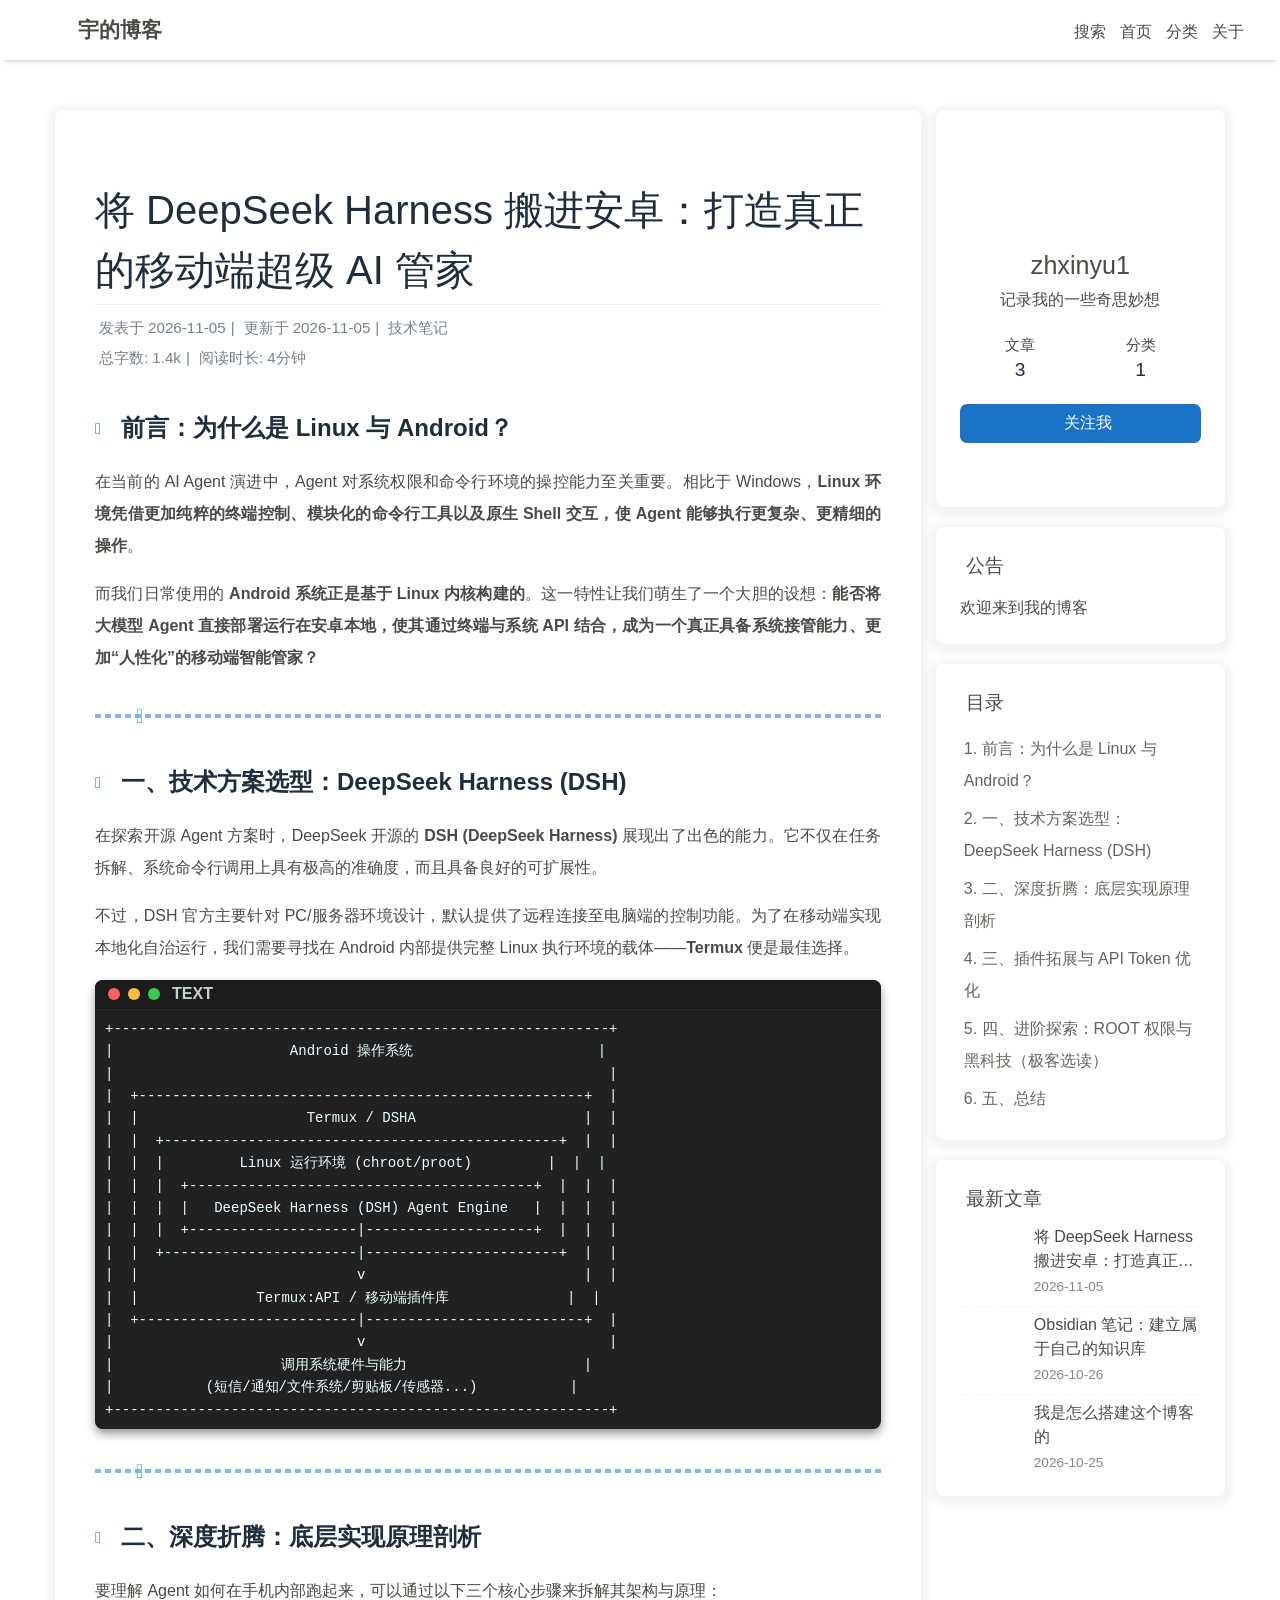
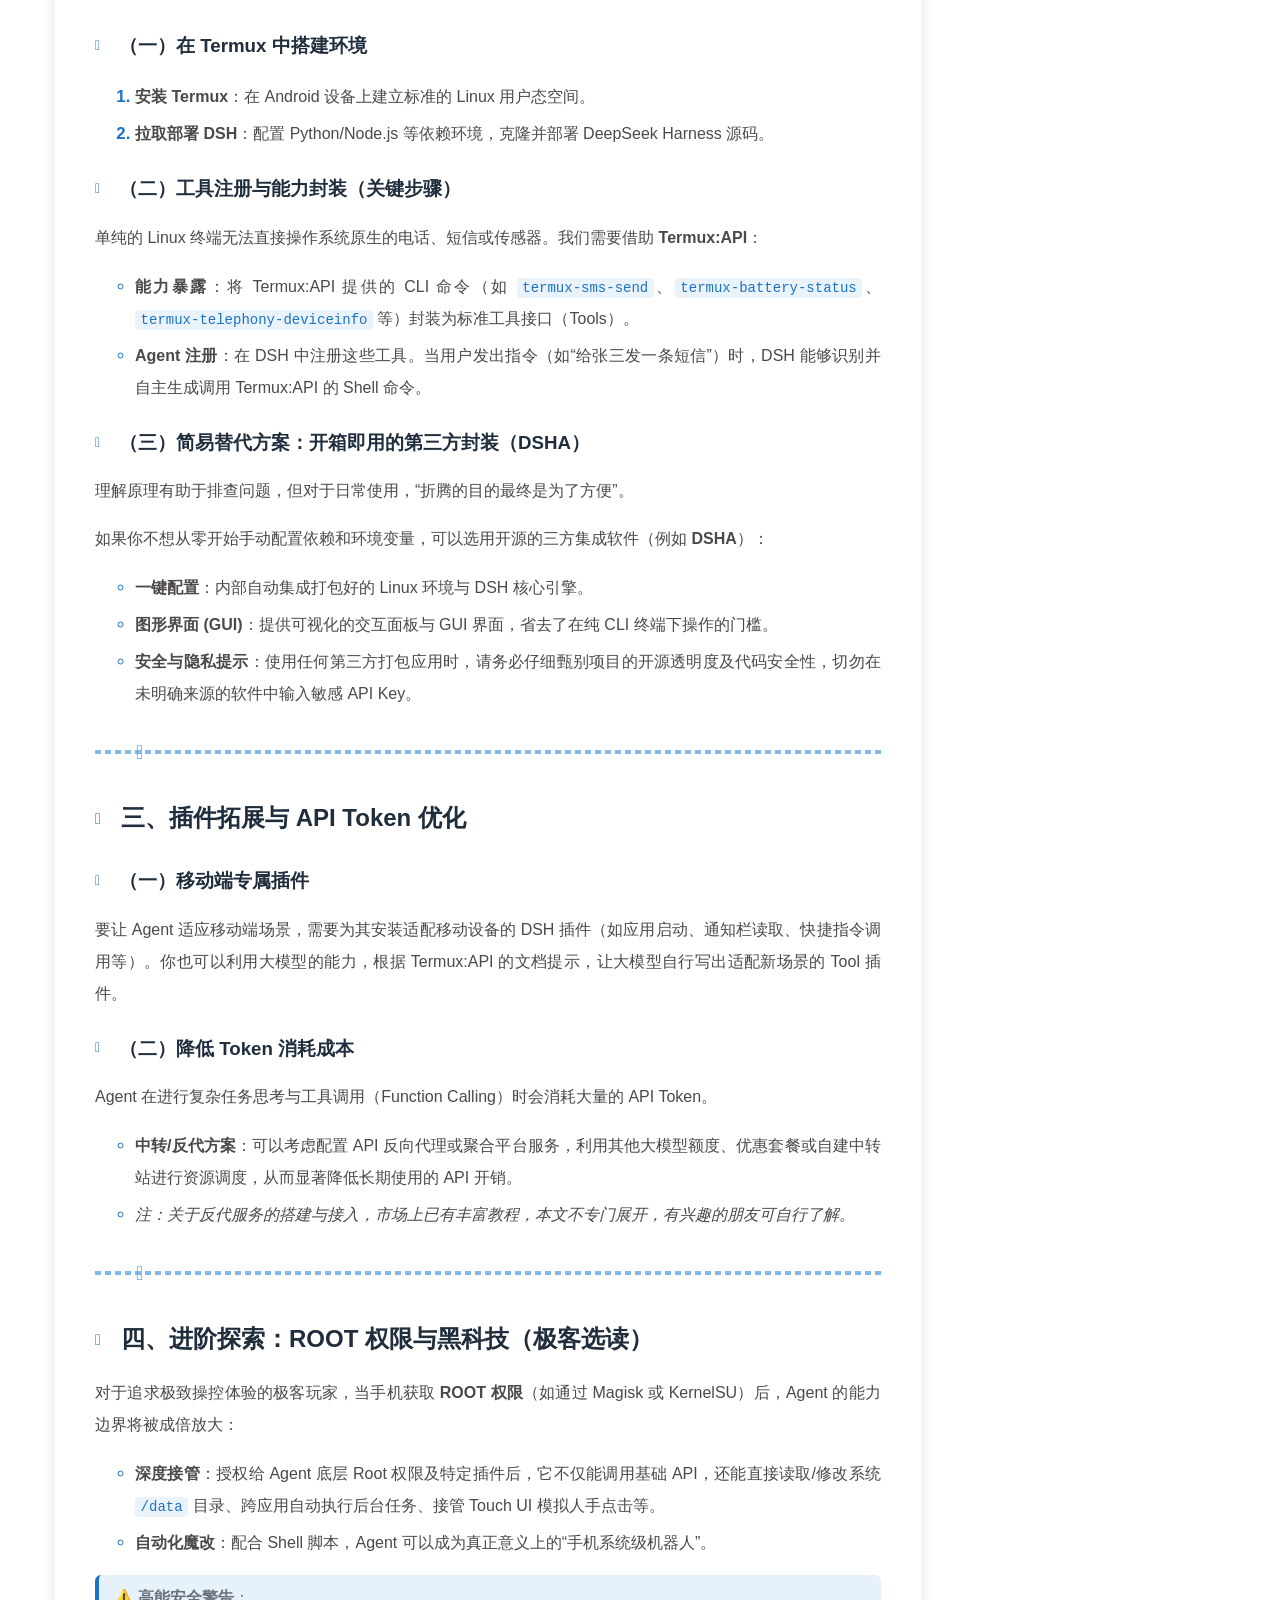
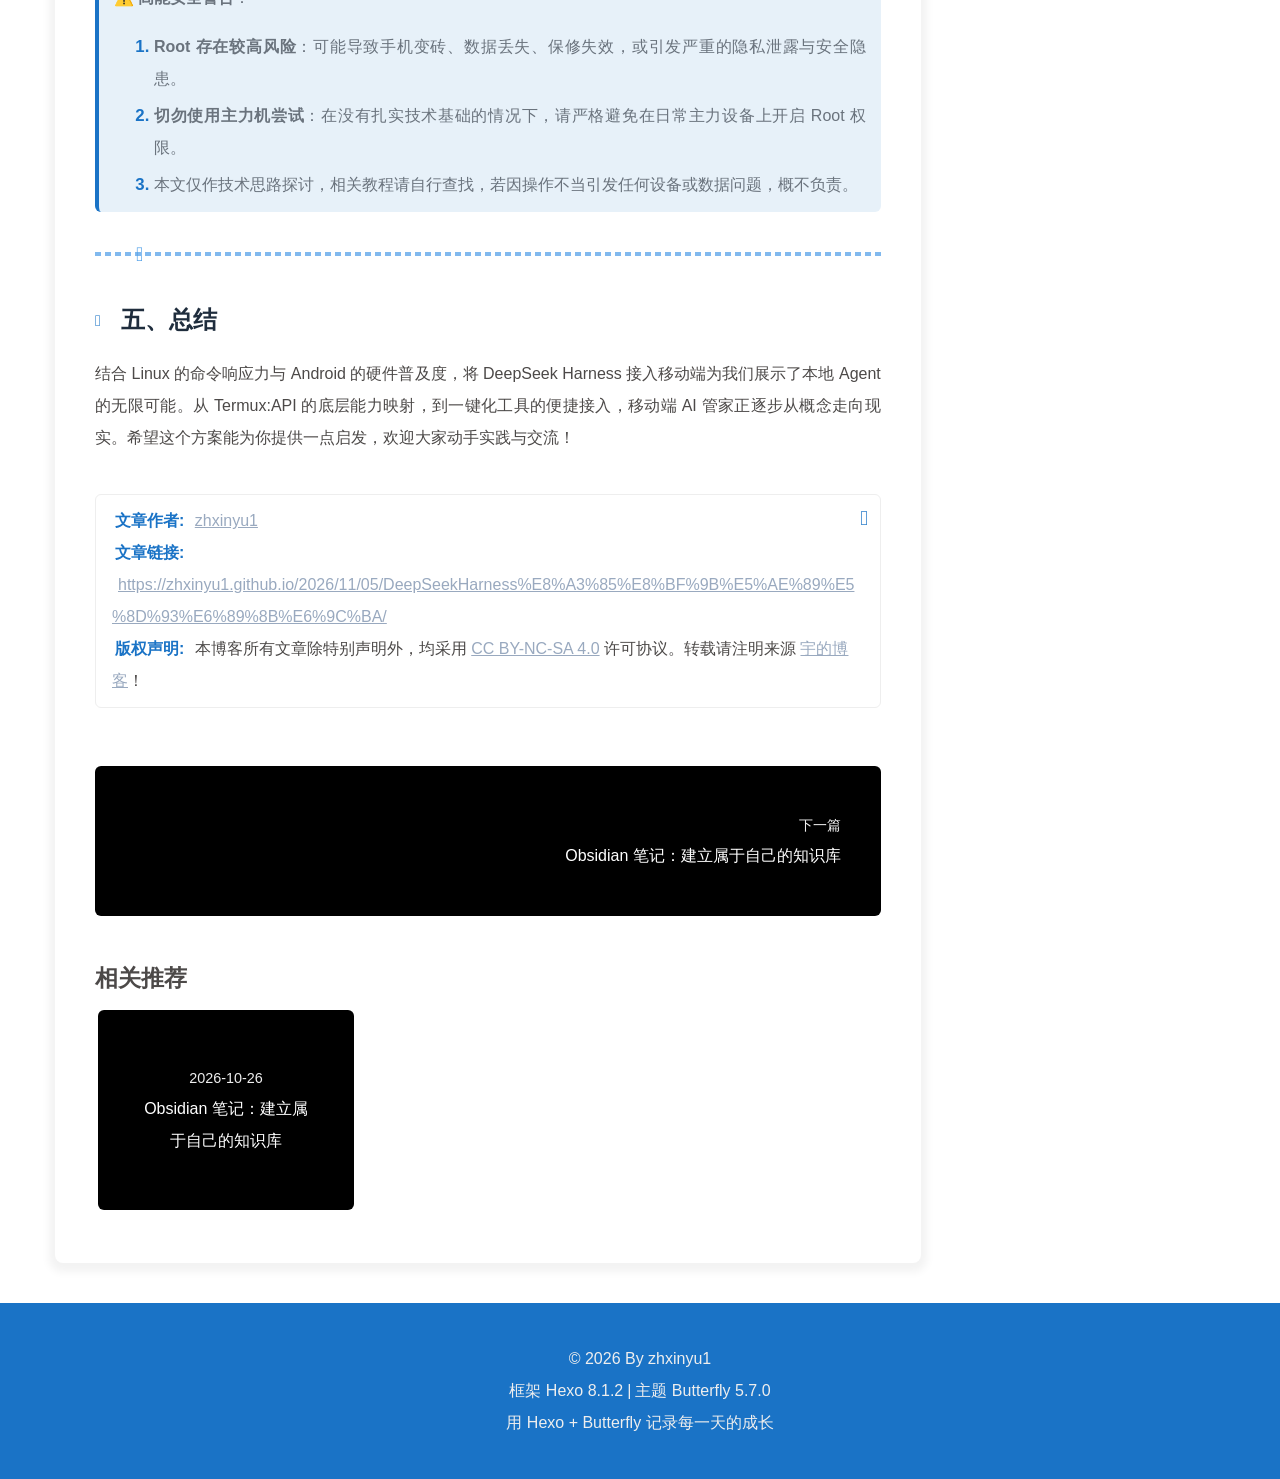
<file: 2026/11/05/DeepSeekHarness装进安卓手机/index.html>
<!DOCTYPE html><html lang="zh-CN" data-theme="light"><head><meta charset="UTF-8"><meta http-equiv="X-UA-Compatible" content="IE=edge"><meta name="viewport" content="width=device-width, initial-scale=1.0,viewport-fit=cover"><title>将 DeepSeek Harness 搬进安卓：打造真正的移动端超级 AI 管家 | 宇的博客</title><meta name="author" content="zhxinyu1"><meta name="copyright" content="zhxinyu1"><meta name="format-detection" content="telephone=no"><meta name="theme-color" content="#ffffff"><meta name="description" content="在 Termux 里搭出完整 Linux 环境运行 DSH，通过 Termux:API 把短信、通知、剪贴板、传感器封装成工具交给 Agent，附插件扩展、Token 优化与 ROOT 进阶的思路。">
<meta property="og:type" content="article">
<meta property="og:title" content="将 DeepSeek Harness 搬进安卓：打造真正的移动端超级 AI 管家">
<meta property="og:url" content="https://zhxinyu1.github.io/2026/11/05/DeepSeekHarness%E8%A3%85%E8%BF%9B%E5%AE%89%E5%8D%93%E6%89%8B%E6%9C%BA/index.html">
<meta property="og:site_name" content="宇的博客">
<meta property="og:description" content="在 Termux 里搭出完整 Linux 环境运行 DSH，通过 Termux:API 把短信、通知、剪贴板、传感器封装成工具交给 Agent，附插件扩展、Token 优化与 ROOT 进阶的思路。">
<meta property="og:locale" content="zh_CN">
<meta property="og:image" content="https://zhxinyu1.github.io/img/cover/dsh-android.jpg">
<meta property="article:published_time" content="2026-11-05T10:30:00.000Z">
<meta property="article:modified_time" content="2026-11-05T10:30:00.000Z">
<meta property="article:author" content="zhxinyu1">
<meta property="article:tag" content="Agent">
<meta property="article:tag" content="Android">
<meta property="article:tag" content="DSH">
<meta property="article:tag" content="Termux">
<meta name="twitter:card" content="summary">
<meta name="twitter:image" content="https://zhxinyu1.github.io/img/cover/dsh-android.jpg"><script type="application/ld+json">{
  "@context": "https://schema.org",
  "@type": "BlogPosting",
  "headline": "将 DeepSeek Harness 搬进安卓：打造真正的移动端超级 AI 管家",
  "url": "https://zhxinyu1.github.io/2026/11/05/DeepSeekHarness%E8%A3%85%E8%BF%9B%E5%AE%89%E5%8D%93%E6%89%8B%E6%9C%BA/",
  "image": "https://zhxinyu1.github.io/img/cover/dsh-android.jpg",
  "datePublished": "2026-11-05T10:30:00.000Z",
  "dateModified": "2026-11-05T10:30:00.000Z",
  "author": [
    {
      "@type": "Person",
      "name": "zhxinyu1",
      "url": "https://zhxinyu1.github.io"
    }
  ]
}</script><link rel="shortcut icon" href="/img/favicon.png"><link rel="canonical" href="https://zhxinyu1.github.io/2026/11/05/DeepSeekHarness%E8%A3%85%E8%BF%9B%E5%AE%89%E5%8D%93%E6%89%8B%E6%9C%BA/index.html"><link rel="preconnect" href="https://registry.npmmirror.com"/><link rel="stylesheet" href="/css/index.css?v=5.7.0"><link rel="stylesheet" href="https://registry.npmmirror.com/@fortawesome/fontawesome-free/7.3.1/files/css/all.min.css"><link rel="stylesheet" href="https://registry.npmmirror.com/@fancyapps/ui/6.1.14/files/dist/fancybox/fancybox.css" media="print" onload="this.media='all'"><script>
    (() => {
      
    const saveToLocal = {
      set: (key, value, ttl) => {
        const data = { value }

        if (ttl != null) {
          data.expiry = Date.now() + ttl * 86400000
        }

        localStorage.setItem(key, JSON.stringify(data))
      },
      get: key => {
        const itemStr = localStorage.getItem(key)
        if (!itemStr) return

        try {
          const data = JSON.parse(itemStr)

          if (data.expiry && Date.now() > data.expiry) {
            localStorage.removeItem(key)
            return
          }

          return data.value
        } catch {
          localStorage.removeItem(key)
        }
      }
    }

    const scriptCache = new Map()
    const cssCache = new Map()
    window.btf = {
      saveToLocal,
      getScript: (url, attr = {}) => {
        if (scriptCache.has(url)) {
          return scriptCache.get(url)
        }

        const promise = new Promise((resolve, reject) => {
          const script = document.createElement('script')

          script.src = url
          script.async = true

          for (const key in attr) {
            script.setAttribute(key, attr[key])
          }

          script.onload = resolve
          script.onerror = reject

          document.head.appendChild(script)
        })

        scriptCache.set(url, promise)

        return promise
      },
      getCSS: (url, id) => {
        if (cssCache.has(url)) {
          return cssCache.get(url)
        }

        const promise = new Promise((resolve, reject) => {
          const link = document.createElement('link')

          link.rel = 'stylesheet'
          link.href = url

          if (id) {
            link.id = id
          }

          link.onload = resolve
          link.onerror = reject

          document.head.appendChild(link)
        })

        cssCache.set(url, promise)

        return promise
      },
      addGlobalFn: (key, fn, name = false, parent = window) => {
        if (!false && key.startsWith('pjax')) return
        const globalFn = parent.globalFn || {}
        globalFn[key] = globalFn[key] || {}
        globalFn[key][name || Object.keys(globalFn[key]).length] = fn
        parent.globalFn = globalFn
      }
    }
  
      
      const metaThemeColor = document.querySelector('meta[name="theme-color"]')
      const activateDarkMode = () => {
        document.documentElement.dataset.theme = 'dark'
        if (metaThemeColor !== null) {
          metaThemeColor.setAttribute('content', '#0d0d0d')
        }
      }
      const activateLightMode = () => {
        document.documentElement.dataset.theme = 'light'
        if (metaThemeColor !== null) {
          metaThemeColor.setAttribute('content', '#ffffff')
        }
      }

      btf.activateDarkMode = activateDarkMode
      btf.activateLightMode = activateLightMode

      const theme = saveToLocal.get('theme')
    
          const mediaQueryDark = window.matchMedia('(prefers-color-scheme: dark)')
          const mediaQueryLight = window.matchMedia('(prefers-color-scheme: light)')

          if (theme === undefined) {
            if (mediaQueryLight.matches) activateLightMode()
            else if (mediaQueryDark.matches) activateDarkMode()
            else {
              const hour = new Date().getHours()
              const start = 6
              const end = 18
              const isNight =
                start < end
                    ? hour < start || hour >= end
                    : hour >= start || hour < end
              isNight ? activateDarkMode() : activateLightMode()
            }
            mediaQueryDark.addEventListener('change', e => {
              if (saveToLocal.get('theme') === undefined) {
                e.matches ? activateDarkMode() : activateLightMode()
              }
            })
          } else {
            theme === 'light' ? activateLightMode() : activateDarkMode()
          }
        
      
      const asideStatus = saveToLocal.get('aside-status')
      if (asideStatus !== undefined) {
        document.documentElement.classList.toggle('hide-aside', asideStatus === 'hide')
      }
    
      
    const detectApple = () => {
      if (/iPad|iPhone|iPod|Macintosh/.test(navigator.userAgent)) {
        document.documentElement.classList.add('apple')
      }
    }
    detectApple()
  
    })()
  </script><script>const GLOBAL_CONFIG = {
  root: '/',
  algolia: undefined,
  localSearch: {"path":"/search.xml","preload":true,"top_n_per_article":1,"unescape":false,"pagination":{"enable":false,"hitsPerPage":8},"languages":{"hits_empty":"未找到符合您查询的内容：${query}","hits_stats":"共找到 ${hits} 篇文章"}},
  translate: undefined,
  highlight: {"plugin":"highlight.js","highlightCopy":true,"highlightLang":true,"highlightHeightLimit":false,"highlightFullpage":false,"highlightMacStyle":true},
  copy: {
    success: '复制成功',
    error: '复制失败',
    noSupport: '浏览器不支持'
  },
  relativeDate: {
    homepage: false,
    post: false
  },
  runtime: '天',
  dateSuffix: {
    just: '刚刚',
    min: '分钟前',
    hour: '小时前',
    day: '天前',
    month: '个月前'
  },
  copyright: {"limitCount":150,"languages":{"author":"作者: zhxinyu1","link":"链接: ","source":"来源: 宇的博客","info":"著作权归作者所有。商业转载请联系作者获得授权，非商业转载请注明出处。"}},
  lightbox: 'fancybox',
  Snackbar: undefined,
  infinitegrid: {
    js: 'https://registry.npmmirror.com/@egjs/infinitegrid/4.13.0/files/dist/infinitegrid.min.js',
    buttonText: '加载更多'
  },
  isPhotoFigcaption: true,
  islazyloadPlugin: true,
  isAnchor: false,
  percent: {
    toc: true,
    rightside: true,
  },
  autoDarkmode: true
}</script><script id="config-diff">var GLOBAL_CONFIG_SITE = {
  title: '将 DeepSeek Harness 搬进安卓：打造真正的移动端超级 AI 管家',
  isHighlightShrink: false,
  isToc: true,
  pageType: 'post'
}</script><link rel="stylesheet" href="/css/custom.css"><meta name="generator" content="Hexo 8.1.2"></head><body><div id="loading-box"><div class="loading-left-bg"></div><div class="loading-right-bg"></div><div class="spinner-box"><div class="configure-border-1"><div class="configure-core"></div></div><div class="configure-border-2"><div class="configure-core"></div></div><div class="loading-word">加载中...</div></div></div><script>(()=>{
  const $loadingBox = document.getElementById('loading-box')
  const $body = document.body
  const preloader = {
    endLoading: () => {
      if ($loadingBox.classList.contains('loaded')) return
      $body.style.overflow = ''
      $loadingBox.classList.add('loaded')
    },
    initLoading: () => {
      $body.style.overflow = 'hidden'
      $loadingBox.classList.remove('loaded')
    }
  }

  preloader.initLoading()

  if (document.readyState === 'complete') {
    preloader.endLoading()
  } else {
    window.addEventListener('load', preloader.endLoading)
    document.addEventListener('DOMContentLoaded', preloader.endLoading)
    // Add timeout protection: force end after 7 seconds
    setTimeout(preloader.endLoading, 7000)
  }

  if (false) {
    btf.addGlobalFn('pjaxSend', preloader.initLoading, 'preloader_init')
    btf.addGlobalFn('pjaxComplete', preloader.endLoading, 'preloader_end')
  }
})()</script><div id="sidebar"><div id="menu-mask"></div><div id="sidebar-menus"><div class="avatar-img text-center"><img src="[data-uri]" data-lazy-src="/img/avatar.jpg" onerror="this.onerror=null;this.src='/img/friend_404.gif'" alt="avatar"/></div><div class="site-data text-center"><a href="/"><div class="headline">文章</div><div class="length-num">3</div></a><a href="/categories/"><div class="headline">分类</div><div class="length-num">1</div></a></div><div class="menus_items"><div class="menus_item"><a class="site-page" href="/"><i class="fa-fw fas fa-home"></i><span> 首页</span></a></div><div class="menus_item"><a class="site-page" href="/categories/"><i class="fa-fw fas fa-folder-open"></i><span> 分类</span></a></div><div class="menus_item"><a class="site-page" href="/about/"><i class="fa-fw fas fa-user"></i><span> 关于</span></a></div></div></div></div><div class="post" id="body-wrap"><header class="not-top-img fixed" id="page-header"><nav id="nav"><span id="blog-info"><a class="nav-site-title" href="/"><img class="site-icon" src="[data-uri]" data-lazy-src="/img/logo.png" alt="Logo"><span class="site-name">宇的博客</span></a><a class="nav-page-title" href="/"><span class="site-name">将 DeepSeek Harness 搬进安卓：打造真正的移动端超级 AI 管家</span><span class="site-name"><i class="fa-solid fa-circle-arrow-left"></i><span>  返回首页</span></span></a></span><div id="menus"><div id="search-button"><span class="site-page social-icon search"><i class="fas fa-search fa-fw"></i><span> 搜索</span></span></div><div class="menus_items"><div class="menus_item"><a class="site-page" href="/"><i class="fa-fw fas fa-home"></i><span> 首页</span></a></div><div class="menus_item"><a class="site-page" href="/categories/"><i class="fa-fw fas fa-folder-open"></i><span> 分类</span></a></div><div class="menus_item"><a class="site-page" href="/about/"><i class="fa-fw fas fa-user"></i><span> 关于</span></a></div></div><div id="toggle-menu"><span class="site-page"><i class="fas fa-bars fa-fw"></i></span></div></div></nav></header><main class="layout" id="content-inner"><div id="post"><div id="post-info"><h1 class="post-title">将 DeepSeek Harness 搬进安卓：打造真正的移动端超级 AI 管家</h1><div id="post-meta"><div class="meta-firstline"><span class="post-meta-date"><i class="far fa-calendar-alt fa-fw post-meta-icon"></i><span class="post-meta-label">发表于</span><time class="post-meta-date-created" datetime="2026-11-05T10:30:00.000Z" title="发表于 2026-11-05 18:30:00">2026-11-05</time><span class="post-meta-separator">|</span><i class="fas fa-history fa-fw post-meta-icon"></i><span class="post-meta-label">更新于</span><time class="post-meta-date-updated" datetime="2026-11-05T10:30:00.000Z" title="更新于 2026-11-05 18:30:00">2026-11-05</time></span><span class="post-meta-categories"><span class="post-meta-separator">|</span><i class="fas fa-inbox fa-fw post-meta-icon"></i><a class="post-meta-categories" href="/categories/%E6%8A%80%E6%9C%AF%E7%AC%94%E8%AE%B0/">技术笔记</a></span></div><div class="meta-secondline"><span class="post-meta-separator">|</span><span class="post-meta-wordcount"><i class="far fa-file-word fa-fw post-meta-icon"></i><span class="post-meta-label">总字数:</span><span class="word-count">1.4k</span><span class="post-meta-separator">|</span><i class="far fa-clock fa-fw post-meta-icon"></i><span class="post-meta-label">阅读时长:</span><span>4分钟</span></span></div></div></div><article class="container post-content" id="article-container"><div id="post-outdate-notice" data="{&quot;limitDay&quot;:365,&quot;messagePrev&quot;:&quot;距上次更新已经过了&quot;,&quot;messageNext&quot;:&quot;天，文章内容可能已经过时。&quot;,&quot;postUpdate&quot;:&quot;2026-11-05 18:30:00&quot;}" hidden></div><h2 id="前言：为什么是-Linux-与-Android？"><a href="#前言：为什么是-Linux-与-Android？" class="headerlink" title="前言：为什么是 Linux 与 Android？"></a>前言：为什么是 Linux 与 Android？</h2><p>在当前的 AI Agent 演进中，Agent 对系统权限和命令行环境的操控能力至关重要。相比于 Windows，<strong>Linux 环境凭借更加纯粹的终端控制、模块化的命令行工具以及原生 Shell 交互，使 Agent 能够执行更复杂、更精细的操作</strong>。</p>
<p>而我们日常使用的 <strong>Android 系统正是基于 Linux 内核构建的</strong>。这一特性让我们萌生了一个大胆的设想：<strong>能否将大模型 Agent 直接部署运行在安卓本地，使其通过终端与系统 API 结合，成为一个真正具备系统接管能力、更加“人性化”的移动端智能管家？</strong></p>
<hr>
<h2 id="一、技术方案选型：DeepSeek-Harness-DSH"><a href="#一、技术方案选型：DeepSeek-Harness-DSH" class="headerlink" title="一、技术方案选型：DeepSeek Harness (DSH)"></a>一、技术方案选型：DeepSeek Harness (DSH)</h2><p>在探索开源 Agent 方案时，DeepSeek 开源的 <strong>DSH (DeepSeek Harness)</strong> 展现出了出色的能力。它不仅在任务拆解、系统命令行调用上具有极高的准确度，而且具备良好的可扩展性。</p>
<p>不过，DSH 官方主要针对 PC&#x2F;服务器环境设计，默认提供了远程连接至电脑端的控制功能。为了在移动端实现本地化自治运行，我们需要寻找在 Android 内部提供完整 Linux 执行环境的载体——<strong>Termux</strong> 便是最佳选择。</p>
<figure class="highlight text"><table><tr><td class="code"><pre><span class="line">+-----------------------------------------------------------+</span><br><span class="line">|                     Android 操作系统                      |</span><br><span class="line">|                                                           |</span><br><span class="line">|  +-----------------------------------------------------+  |</span><br><span class="line">|  |                    Termux / DSHA                    |  |</span><br><span class="line">|  |  +-----------------------------------------------+  |  |</span><br><span class="line">|  |  |         Linux 运行环境 (chroot/proot)         |  |  |</span><br><span class="line">|  |  |  +-----------------------------------------+  |  |  |</span><br><span class="line">|  |  |  |   DeepSeek Harness (DSH) Agent Engine   |  |  |  |</span><br><span class="line">|  |  |  +--------------------|--------------------+  |  |  |</span><br><span class="line">|  |  +-----------------------|-----------------------+  |  |</span><br><span class="line">|  |                          v                          |  |</span><br><span class="line">|  |              Termux:API / 移动端插件库              |  |</span><br><span class="line">|  +--------------------------|--------------------------+  |</span><br><span class="line">|                             v                             |</span><br><span class="line">|                    调用系统硬件与能力                     |</span><br><span class="line">|           (短信/通知/文件系统/剪贴板/传感器...)           |</span><br><span class="line">+-----------------------------------------------------------+</span><br></pre></td></tr></table></figure>

<hr>
<h2 id="二、深度折腾：底层实现原理剖析"><a href="#二、深度折腾：底层实现原理剖析" class="headerlink" title="二、深度折腾：底层实现原理剖析"></a>二、深度折腾：底层实现原理剖析</h2><p>要理解 Agent 如何在手机内部跑起来，可以通过以下三个核心步骤来拆解其架构与原理：</p>
<h3 id="（一）在-Termux-中搭建环境"><a href="#（一）在-Termux-中搭建环境" class="headerlink" title="（一）在 Termux 中搭建环境"></a>（一）在 Termux 中搭建环境</h3><ol>
<li><strong>安装 Termux</strong>：在 Android 设备上建立标准的 Linux 用户态空间。</li>
<li><strong>拉取部署 DSH</strong>：配置 Python&#x2F;Node.js 等依赖环境，克隆并部署 DeepSeek Harness 源码。</li>
</ol>
<h3 id="（二）工具注册与能力封装（关键步骤）"><a href="#（二）工具注册与能力封装（关键步骤）" class="headerlink" title="（二）工具注册与能力封装（关键步骤）"></a>（二）工具注册与能力封装（关键步骤）</h3><p>单纯的 Linux 终端无法直接操作系统原生的电话、短信或传感器。我们需要借助 <strong>Termux:API</strong>：</p>
<ul>
<li><strong>能力暴露</strong>：将 Termux:API 提供的 CLI 命令（如 <code>termux-sms-send</code>、<code>termux-battery-status</code>、<code>termux-telephony-deviceinfo</code> 等）封装为标准工具接口（Tools）。</li>
<li><strong>Agent 注册</strong>：在 DSH 中注册这些工具。当用户发出指令（如“给张三发一条短信”）时，DSH 能够识别并自主生成调用 Termux:API 的 Shell 命令。</li>
</ul>
<h3 id="（三）简易替代方案：开箱即用的第三方封装（DSHA）"><a href="#（三）简易替代方案：开箱即用的第三方封装（DSHA）" class="headerlink" title="（三）简易替代方案：开箱即用的第三方封装（DSHA）"></a>（三）简易替代方案：开箱即用的第三方封装（DSHA）</h3><p>理解原理有助于排查问题，但对于日常使用，“折腾的目的最终是为了方便”。</p>
<p>如果你不想从零开始手动配置依赖和环境变量，可以选用开源的三方集成软件（例如 <strong>DSHA</strong>）：</p>
<ul>
<li><strong>一键配置</strong>：内部自动集成打包好的 Linux 环境与 DSH 核心引擎。</li>
<li><strong>图形界面 (GUI)</strong>：提供可视化的交互面板与 GUI 界面，省去了在纯 CLI 终端下操作的门槛。</li>
<li><strong>安全与隐私提示</strong>：使用任何第三方打包应用时，请务必仔细甄别项目的开源透明度及代码安全性，切勿在未明确来源的软件中输入敏感 API Key。</li>
</ul>
<hr>
<h2 id="三、插件拓展与-API-Token-优化"><a href="#三、插件拓展与-API-Token-优化" class="headerlink" title="三、插件拓展与 API Token 优化"></a>三、插件拓展与 API Token 优化</h2><h3 id="（一）移动端专属插件"><a href="#（一）移动端专属插件" class="headerlink" title="（一）移动端专属插件"></a>（一）移动端专属插件</h3><p>要让 Agent 适应移动端场景，需要为其安装适配移动设备的 DSH 插件（如应用启动、通知栏读取、快捷指令调用等）。你也可以利用大模型的能力，根据 Termux:API 的文档提示，让大模型自行写出适配新场景的 Tool 插件。</p>
<h3 id="（二）降低-Token-消耗成本"><a href="#（二）降低-Token-消耗成本" class="headerlink" title="（二）降低 Token 消耗成本"></a>（二）降低 Token 消耗成本</h3><p>Agent 在进行复杂任务思考与工具调用（Function Calling）时会消耗大量的 API Token。</p>
<ul>
<li><strong>中转&#x2F;反代方案</strong>：可以考虑配置 API 反向代理或聚合平台服务，利用其他大模型额度、优惠套餐或自建中转站进行资源调度，从而显著降低长期使用的 API 开销。</li>
<li><em>注：关于反代服务的搭建与接入，市场上已有丰富教程，本文不专门展开，有兴趣的朋友可自行了解。</em></li>
</ul>
<hr>
<h2 id="四、进阶探索：ROOT-权限与黑科技（极客选读）"><a href="#四、进阶探索：ROOT-权限与黑科技（极客选读）" class="headerlink" title="四、进阶探索：ROOT 权限与黑科技（极客选读）"></a>四、进阶探索：ROOT 权限与黑科技（极客选读）</h2><p>对于追求极致操控体验的极客玩家，当手机获取 <strong>ROOT 权限</strong>（如通过 Magisk 或 KernelSU）后，Agent 的能力边界将被成倍放大：</p>
<ul>
<li><strong>深度接管</strong>：授权给 Agent 底层 Root 权限及特定插件后，它不仅能调用基础 API，还能直接读取&#x2F;修改系统 <code>/data</code> 目录、跨应用自动执行后台任务、接管 Touch UI 模拟人手点击等。</li>
<li><strong>自动化魔改</strong>：配合 Shell 脚本，Agent 可以成为真正意义上的“手机系统级机器人”。</li>
</ul>
<blockquote>
<p>⚠️ <strong>高能安全警告</strong>：</p>
<ol>
<li><strong>Root 存在较高风险</strong>：可能导致手机变砖、数据丢失、保修失效，或引发严重的隐私泄露与安全隐患。</li>
<li><strong>切勿使用主力机尝试</strong>：在没有扎实技术基础的情况下，请严格避免在日常主力设备上开启 Root 权限。</li>
<li>本文仅作技术思路探讨，相关教程请自行查找，若因操作不当引发任何设备或数据问题，概不负责。</li>
</ol>
</blockquote>
<hr>
<h2 id="五、总结"><a href="#五、总结" class="headerlink" title="五、总结"></a>五、总结</h2><p>结合 Linux 的命令响应力与 Android 的硬件普及度，将 DeepSeek Harness 接入移动端为我们展示了本地 Agent 的无限可能。从 Termux:API 的底层能力映射，到一键化工具的便捷接入，移动端 AI 管家正逐步从概念走向现实。希望这个方案能为你提供一点启发，欢迎大家动手实践与交流！</p>
</article><div class="post-copyright"><div class="post-copyright__author"><span class="post-copyright-meta"><i class="fas fa-circle-user fa-fw"></i>文章作者: </span><span class="post-copyright-info"><a href="https://zhxinyu1.github.io">zhxinyu1</a></span></div><div class="post-copyright__type"><span class="post-copyright-meta"><i class="fas fa-square-arrow-up-right fa-fw"></i>文章链接: </span><span class="post-copyright-info"><a href="https://zhxinyu1.github.io/2026/11/05/DeepSeekHarness%E8%A3%85%E8%BF%9B%E5%AE%89%E5%8D%93%E6%89%8B%E6%9C%BA/">https://zhxinyu1.github.io/2026/11/05/DeepSeekHarness%E8%A3%85%E8%BF%9B%E5%AE%89%E5%8D%93%E6%89%8B%E6%9C%BA/</a></span></div><div class="post-copyright__notice"><span class="post-copyright-meta"><i class="fas fa-circle-exclamation fa-fw"></i>版权声明: </span><span class="post-copyright-info">本博客所有文章除特别声明外，均采用 <a href="https://creativecommons.org/licenses/by-nc-sa/4.0/" target="_blank">CC BY-NC-SA 4.0</a> 许可协议。转载请注明来源 <a href="https://zhxinyu1.github.io" target="_blank">宇的博客</a>！</span></div></div><div class="tag_share"><div class="post-share"><div class="social-share" data-image="/img/cover/dsh-android.jpg" data-sites="wechat,qq,weibo,facebook,x"></div><link rel="stylesheet" href="https://registry.npmmirror.com/butterfly-extsrc/1.1.6/files/sharejs/dist/css/share.min.css" media="print" onload="this.media='all'"><script src="https://registry.npmmirror.com/butterfly-extsrc/1.1.6/files/sharejs/dist/js/social-share.min.js" defer></script></div></div><nav class="pagination-post" id="pagination"><a class="pagination-related full-width" href="/2026/10/26/Obsidian%E7%AC%94%E8%AE%B0-%E5%BB%BA%E7%AB%8B%E5%B1%9E%E4%BA%8E%E8%87%AA%E5%B7%B1%E7%9A%84%E7%9F%A5%E8%AF%86%E5%BA%93/" title="Obsidian 笔记：建立属于自己的知识库"><img class="cover" src="[data-uri]" data-lazy-src="/img/cover/obsidian.jpg" onerror="onerror=null;src='/img/404.jpg'" alt="cover of next post"><div class="info text-right"><div class="info-1"><div class="info-item-1">下一篇</div><div class="info-item-2">Obsidian 笔记：建立属于自己的知识库</div></div><div class="info-2"><div class="info-item-1">从双链、标签、Canvas，到 Remotely Save + 坚果云 WebDAV 的限流翻车，最后落到电脑端插件、手机端 Termux 脚本共用一套 GitHub 仓库的稳定同步方案。</div></div></div></a></nav><div class="relatedPosts"><div class="headline"><i class="fas fa-thumbs-up fa-fw"></i><span>相关推荐</span></div><div class="relatedPosts-list"><a class="pagination-related" href="/2026/10/26/Obsidian%E7%AC%94%E8%AE%B0-%E5%BB%BA%E7%AB%8B%E5%B1%9E%E4%BA%8E%E8%87%AA%E5%B7%B1%E7%9A%84%E7%9F%A5%E8%AF%86%E5%BA%93/" title="Obsidian 笔记：建立属于自己的知识库"><img class="cover" src="[data-uri]" data-lazy-src="/img/cover/obsidian.jpg" alt="cover"><div class="info text-center"><div class="info-1"><div class="info-item-1"><i class="far fa-calendar-alt fa-fw"></i> 2026-10-26</div><div class="info-item-2">Obsidian 笔记：建立属于自己的知识库</div></div><div class="info-2"><div class="info-item-1">从双链、标签、Canvas，到 Remotely Save + 坚果云 WebDAV 的限流翻车，最后落到电脑端插件、手机端 Termux 脚本共用一套 GitHub 仓库的稳定同步方案。</div></div></div></a></div></div></div><div class="aside-content" id="aside-content"><div class="card-widget card-info text-center"><div class="avatar-img"><img src="[data-uri]" data-lazy-src="/img/avatar.jpg" onerror="this.onerror=null;this.src='/img/friend_404.gif'" alt="avatar"/></div><div class="author-info-name">zhxinyu1</div><div class="author-info-description">记录我的一些奇思妙想</div><div class="site-data"><a href="/"><div class="headline">文章</div><div class="length-num">3</div></a><a href="/categories/"><div class="headline">分类</div><div class="length-num">1</div></a></div><a id="card-info-btn" target="_blank" rel="noopener" href="https://github.com/zhxinyu1"><i class="fab fa-github"></i><span>关注我</span></a><div class="card-info-social-icons"><a class="social-icon" href="https://github.com/zhxinyu1" target="_blank" title="Github"><i class="fab fa-github" style="color: #1a73c6;"></i></a><a class="social-icon" href="/categories/" target="_blank" title="分类"><i class="fas fa-folder-open" style="color: #1a73c6;"></i></a><a class="social-icon" href="/about/" target="_blank" title="联系我"><i class="fas fa-envelope" style="color: #1a73c6;"></i></a></div></div><div class="card-widget card-announcement"><div class="item-headline"><i class="fas fa-bullhorn fa-shake"></i><span>公告</span></div><div class="announcement_content">欢迎来到我的博客</div></div><div class="sticky_layout"><div class="card-widget" id="card-toc"><div class="item-headline"><i class="fas fa-stream"></i><span>目录</span><span class="toc-percentage"></span></div><div class="toc-content"><ol class="toc"><li class="toc-item toc-level-2"><a class="toc-link" href="#%E5%89%8D%E8%A8%80%EF%BC%9A%E4%B8%BA%E4%BB%80%E4%B9%88%E6%98%AF-Linux-%E4%B8%8E-Android%EF%BC%9F"><span class="toc-number">1.</span> <span class="toc-text">前言：为什么是 Linux 与 Android？</span></a></li><li class="toc-item toc-level-2"><a class="toc-link" href="#%E4%B8%80%E3%80%81%E6%8A%80%E6%9C%AF%E6%96%B9%E6%A1%88%E9%80%89%E5%9E%8B%EF%BC%9ADeepSeek-Harness-DSH"><span class="toc-number">2.</span> <span class="toc-text">一、技术方案选型：DeepSeek Harness (DSH)</span></a></li><li class="toc-item toc-level-2"><a class="toc-link" href="#%E4%BA%8C%E3%80%81%E6%B7%B1%E5%BA%A6%E6%8A%98%E8%85%BE%EF%BC%9A%E5%BA%95%E5%B1%82%E5%AE%9E%E7%8E%B0%E5%8E%9F%E7%90%86%E5%89%96%E6%9E%90"><span class="toc-number">3.</span> <span class="toc-text">二、深度折腾：底层实现原理剖析</span></a><ol class="toc-child"><li class="toc-item toc-level-3"><a class="toc-link" href="#%EF%BC%88%E4%B8%80%EF%BC%89%E5%9C%A8-Termux-%E4%B8%AD%E6%90%AD%E5%BB%BA%E7%8E%AF%E5%A2%83"><span class="toc-number">3.1.</span> <span class="toc-text">（一）在 Termux 中搭建环境</span></a></li><li class="toc-item toc-level-3"><a class="toc-link" href="#%EF%BC%88%E4%BA%8C%EF%BC%89%E5%B7%A5%E5%85%B7%E6%B3%A8%E5%86%8C%E4%B8%8E%E8%83%BD%E5%8A%9B%E5%B0%81%E8%A3%85%EF%BC%88%E5%85%B3%E9%94%AE%E6%AD%A5%E9%AA%A4%EF%BC%89"><span class="toc-number">3.2.</span> <span class="toc-text">（二）工具注册与能力封装（关键步骤）</span></a></li><li class="toc-item toc-level-3"><a class="toc-link" href="#%EF%BC%88%E4%B8%89%EF%BC%89%E7%AE%80%E6%98%93%E6%9B%BF%E4%BB%A3%E6%96%B9%E6%A1%88%EF%BC%9A%E5%BC%80%E7%AE%B1%E5%8D%B3%E7%94%A8%E7%9A%84%E7%AC%AC%E4%B8%89%E6%96%B9%E5%B0%81%E8%A3%85%EF%BC%88DSHA%EF%BC%89"><span class="toc-number">3.3.</span> <span class="toc-text">（三）简易替代方案：开箱即用的第三方封装（DSHA）</span></a></li></ol></li><li class="toc-item toc-level-2"><a class="toc-link" href="#%E4%B8%89%E3%80%81%E6%8F%92%E4%BB%B6%E6%8B%93%E5%B1%95%E4%B8%8E-API-Token-%E4%BC%98%E5%8C%96"><span class="toc-number">4.</span> <span class="toc-text">三、插件拓展与 API Token 优化</span></a><ol class="toc-child"><li class="toc-item toc-level-3"><a class="toc-link" href="#%EF%BC%88%E4%B8%80%EF%BC%89%E7%A7%BB%E5%8A%A8%E7%AB%AF%E4%B8%93%E5%B1%9E%E6%8F%92%E4%BB%B6"><span class="toc-number">4.1.</span> <span class="toc-text">（一）移动端专属插件</span></a></li><li class="toc-item toc-level-3"><a class="toc-link" href="#%EF%BC%88%E4%BA%8C%EF%BC%89%E9%99%8D%E4%BD%8E-Token-%E6%B6%88%E8%80%97%E6%88%90%E6%9C%AC"><span class="toc-number">4.2.</span> <span class="toc-text">（二）降低 Token 消耗成本</span></a></li></ol></li><li class="toc-item toc-level-2"><a class="toc-link" href="#%E5%9B%9B%E3%80%81%E8%BF%9B%E9%98%B6%E6%8E%A2%E7%B4%A2%EF%BC%9AROOT-%E6%9D%83%E9%99%90%E4%B8%8E%E9%BB%91%E7%A7%91%E6%8A%80%EF%BC%88%E6%9E%81%E5%AE%A2%E9%80%89%E8%AF%BB%EF%BC%89"><span class="toc-number">5.</span> <span class="toc-text">四、进阶探索：ROOT 权限与黑科技（极客选读）</span></a></li><li class="toc-item toc-level-2"><a class="toc-link" href="#%E4%BA%94%E3%80%81%E6%80%BB%E7%BB%93"><span class="toc-number">6.</span> <span class="toc-text">五、总结</span></a></li></ol></div></div><div class="card-widget card-recent-post"><div class="item-headline"><i class="fas fa-history"></i><span>最新文章</span></div><div class="aside-list"><div class="aside-list-item"><a class="thumbnail" href="/2026/11/05/DeepSeekHarness%E8%A3%85%E8%BF%9B%E5%AE%89%E5%8D%93%E6%89%8B%E6%9C%BA/" title="将 DeepSeek Harness 搬进安卓：打造真正的移动端超级 AI 管家"><img src="[data-uri]" data-lazy-src="/img/cover/dsh-android.jpg" onerror="this.onerror=null;this.src='/img/404.jpg'" alt="将 DeepSeek Harness 搬进安卓：打造真正的移动端超级 AI 管家"/></a><div class="content"><a class="title" href="/2026/11/05/DeepSeekHarness%E8%A3%85%E8%BF%9B%E5%AE%89%E5%8D%93%E6%89%8B%E6%9C%BA/" title="将 DeepSeek Harness 搬进安卓：打造真正的移动端超级 AI 管家">将 DeepSeek Harness 搬进安卓：打造真正的移动端超级 AI 管家</a><time datetime="2026-11-05T10:30:00.000Z" title="发表于 2026-11-05 18:30:00">2026-11-05</time></div></div><div class="aside-list-item"><a class="thumbnail" href="/2026/10/26/Obsidian%E7%AC%94%E8%AE%B0-%E5%BB%BA%E7%AB%8B%E5%B1%9E%E4%BA%8E%E8%87%AA%E5%B7%B1%E7%9A%84%E7%9F%A5%E8%AF%86%E5%BA%93/" title="Obsidian 笔记：建立属于自己的知识库"><img src="[data-uri]" data-lazy-src="/img/cover/obsidian.jpg" onerror="this.onerror=null;this.src='/img/404.jpg'" alt="Obsidian 笔记：建立属于自己的知识库"/></a><div class="content"><a class="title" href="/2026/10/26/Obsidian%E7%AC%94%E8%AE%B0-%E5%BB%BA%E7%AB%8B%E5%B1%9E%E4%BA%8E%E8%87%AA%E5%B7%B1%E7%9A%84%E7%9F%A5%E8%AF%86%E5%BA%93/" title="Obsidian 笔记：建立属于自己的知识库">Obsidian 笔记：建立属于自己的知识库</a><time datetime="2026-10-26T14:45:00.000Z" title="发表于 2026-10-26 22:45:00">2026-10-26</time></div></div><div class="aside-list-item"><a class="thumbnail" href="/2026/10/25/%E6%88%91%E7%9A%84%E7%AC%AC%E4%B8%80%E7%AF%87%E5%8D%9A%E5%AE%A2/" title="我是怎么搭建这个博客的"><img src="[data-uri]" data-lazy-src="/img/cover/blogbuild.jpg" onerror="this.onerror=null;this.src='/img/404.jpg'" alt="我是怎么搭建这个博客的"/></a><div class="content"><a class="title" href="/2026/10/25/%E6%88%91%E7%9A%84%E7%AC%AC%E4%B8%80%E7%AF%87%E5%8D%9A%E5%AE%A2/" title="我是怎么搭建这个博客的">我是怎么搭建这个博客的</a><time datetime="2026-10-25T03:40:00.000Z" title="发表于 2026-10-25 11:40:00">2026-10-25</time></div></div></div></div></div></div></main><footer id="footer"><div class="footer-other"><div class="footer-copyright"><span class="copyright">&copy;&nbsp;2026 By zhxinyu1</span><span class="framework-info"><span>框架 </span><a target="_blank" rel="noopener" href="https://hexo.io">Hexo 8.1.2</a><span class="footer-separator">|</span><span>主题 </span><a target="_blank" rel="noopener" href="https://github.com/jerryc127/hexo-theme-butterfly">Butterfly 5.7.0</a></span></div><div class="footer_custom_text">用 Hexo + Butterfly 记录每一天的成长</div></div></footer></div><div id="rightside"><div id="rightside-config-hide"><button id="readmode" type="button" title="阅读模式"><i class="fas fa-book-open"></i></button><button id="darkmode" type="button" title="日间和夜间模式切换"><i class="fas fa-adjust"></i></button><button id="hide-aside-btn" type="button" title="单栏和双栏切换"><i class="fas fa-arrows-alt-h"></i></button></div><div id="rightside-config-show"><button id="rightside-config" type="button" title="设置"><i class="fas fa-cog fa-spin"></i></button><button class="close" id="mobile-toc-button" type="button" title="目录"><i class="fas fa-list-ul"></i></button><button id="go-up" type="button" title="回到顶部"><span class="scroll-percent"></span><i class="fas fa-arrow-up"></i></button></div></div><div><script src="/js/utils.js?v=5.7.0"></script><script src="/js/main.js?v=5.7.0"></script><script src="https://registry.npmmirror.com/@fancyapps/ui/6.1.14/files/dist/fancybox/fancybox.umd.js"></script><script src="https://registry.npmmirror.com/instant.page/5.2.0/files/instantpage.js" type="module"></script><script src="https://registry.npmmirror.com/vanilla-lazyload/19.1.3/files/dist/lazyload.iife.min.js"></script><div class="js-pjax"></div><script defer="defer" id="ribbon" src="https://registry.npmmirror.com/butterfly-extsrc/1.1.6/files/dist/canvas-ribbon.min.js" size="140" alpha="0.5" zIndex="-1" mobile="false" data-click="false"></script><script id="click-heart" src="https://registry.npmmirror.com/butterfly-extsrc/1.1.6/files/dist/click-heart.min.js" async="async" mobile="false"></script><div id="local-search"><div class="search-dialog"><nav class="search-nav"><span class="search-dialog-title">搜索</span><i class="fas fa-spinner fa-pulse" id="loading-status" hidden="hidden"></i><button class="search-close-button"><i class="fas fa-times"></i></button></nav><div class="text-center" id="loading-database"><i class="fas fa-spinner fa-pulse"></i><span>  数据加载中</span></div><div class="local-search-input"><input placeholder="搜索文章…" type="text"/></div><hr/><div id="local-search-results"></div><div class="ais-Pagination" id="local-search-pagination" style="display:none;"><ul class="ais-Pagination-list"></ul></div><div id="local-search-stats"></div></div><div id="search-mask"></div><script src="/js/search/local-search.js?v=5.7.0"></script></div></div></body></html>
</file>
<file: css/custom.css>
/* ==========================================================================
   自定义样式 —— 在 Butterfly 主题之上加的一层轻薄修饰

   写法约定：
     1. 颜色统一收敛到 :root 的 --yz-* 变量，换主色只改一处；
     2. 选择器带上 #recent-posts / #aside-content 等前缀，
        是为了压过主题内置规则 —— 主题用的是「id + 多个类名」，权重更高，
        只写单个类名会被主题覆盖，等于白写；
     3. 不改任何模板文件，主题升级不受影响。
   ========================================================================== */

:root {
  --yz-accent: #1a73c6;
  --yz-accent-shadow: rgba(26, 115, 198, 0.28);
  --yz-accent-tint: rgba(26, 115, 198, 0.09);
  --yz-accent-line: rgba(26, 115, 198, 0.3);
  --yz-text-muted: #7b8794;
  --yz-ease: cubic-bezier(0.25, 0.8, 0.25, 1);
}

/* --------------------------------------------------------------------------
   一、正文链接：hover 时一条从左向右生长的下划线
   -------------------------------------------------------------------------- */

#article-container a:not(.headerlink):not(.fancybox) {
  background-image: linear-gradient(var(--yz-accent), var(--yz-accent));
  background-repeat: no-repeat;
  background-position: 0 100%;
  background-size: 0 1px;
  transition: background-size 0.35s ease;
}

#article-container a:not(.headerlink):not(.fancybox):hover {
  background-size: 100% 1px;
}

/* --------------------------------------------------------------------------
   二、卡片：更轻的投影 + 更缓的抬升
   -------------------------------------------------------------------------- */

#recent-posts .recent-post-item,
#aside-content .card-widget:not(#card-toc) {
  transition: transform 0.35s var(--yz-ease), box-shadow 0.35s var(--yz-ease);
}

#recent-posts .recent-post-item:hover,
#aside-content .card-widget:not(#card-toc):hover {
  transform: translateY(-3px);
  box-shadow: 0 12px 28px -10px var(--yz-accent-shadow);
}

/* --------------------------------------------------------------------------
   三、头像：一圈柔和的呼吸光
   主题的 .avatar-img 带 overflow: hidden，伪元素会被裁掉，所以用 box-shadow
   -------------------------------------------------------------------------- */

#aside-content .card-info .avatar-img {
  animation: avatar-breathe 4s ease-in-out infinite;
}

@keyframes avatar-breathe {
  0%,
  100% {
    box-shadow: 0 0 0 0 var(--yz-accent-shadow);
  }

  50% {
    box-shadow: 0 0 0 7px rgba(26, 115, 198, 0.08);
  }
}

/* --------------------------------------------------------------------------
   四、导航栏：毛玻璃底
   -------------------------------------------------------------------------- */

#page-header.fixed #nav {
  -webkit-backdrop-filter: blur(8px) saturate(140%);
  backdrop-filter: blur(8px) saturate(140%);
}

/* --------------------------------------------------------------------------
   五、滚动条：更窄、更圆、跟主题同色
   -------------------------------------------------------------------------- */

*::-webkit-scrollbar {
  width: 7px;
  height: 7px;
}

*::-webkit-scrollbar-thumb {
  border-radius: 4px;
  background: rgba(26, 115, 198, 0.55);
}

*::-webkit-scrollbar-thumb:hover {
  background: rgba(26, 115, 198, 0.85);
}

*::-webkit-scrollbar-track {
  background: transparent;
}

/* --------------------------------------------------------------------------
   六、代码块：略大一点的圆角 + 更柔的分隔线
   主题的选择器是 .container figure.highlight，这里必须同样带上 .container
   -------------------------------------------------------------------------- */

.container figure.highlight {
  border-radius: 8px;
}

.container figure.highlight .highlight-tools {
  border-bottom: 1px solid rgba(127, 127, 127, 0.12);
}

/* 行内代码不刺眼 */
#article-container code:not([class*='language-']) {
  padding: 0.15em 0.4em;
  border-radius: 4px;
  background: var(--yz-accent-tint);
  color: var(--yz-accent);
}

/* --------------------------------------------------------------------------
   七、正文标题：悬停时小图标轻微右移
   主题里标题的 :before 是绝对定位（left: 0），靠 padding-left 让位，
   所以这里只做动效，不加 margin（margin 对绝对定位元素无效）
   -------------------------------------------------------------------------- */

#article-container.post-content h2::before,
#article-container.post-content h3::before {
  transition: transform 0.25s ease;
}

#article-container.post-content h2:hover::before,
#article-container.post-content h3:hover::before {
  transform: translateX(2px);
}

/* --------------------------------------------------------------------------
   八、回到顶部按钮
   -------------------------------------------------------------------------- */

#go-up {
  transition: transform 0.3s ease;
}

#go-up:hover {
  transform: translateY(-3px);
}

/* --------------------------------------------------------------------------
   九、深色模式适配
   -------------------------------------------------------------------------- */

[data-theme='dark'] #article-container code:not([class*='language-']) {
  background: rgba(26, 115, 198, 0.18);
  color: #7cbbf5;
}

[data-theme='dark'] #recent-posts .recent-post-item:hover,
[data-theme='dark'] #aside-content .card-widget:not(#card-toc):hover {
  box-shadow: 0 12px 28px -10px rgba(0, 0, 0, 0.65);
}

/* --------------------------------------------------------------------------
   十、移动端：收掉位移和投影，避免糊成一片
   -------------------------------------------------------------------------- */

@media (max-width: 768px) {
  #recent-posts .recent-post-item:hover,
  #aside-content .card-widget:not(#card-toc):hover {
    transform: none;
    box-shadow: none;
  }
}

/* --------------------------------------------------------------------------
   十一、还没有文章时的空态提示
   -------------------------------------------------------------------------- */

.recent-post-items:empty::after,
.category-lists:empty::after {
  display: block;
  border: 1px dashed var(--yz-accent-line);
  border-radius: 12px;
  background: rgba(26, 115, 198, 0.04);
  color: var(--yz-text-muted);
  text-align: center;
  font-size: 15px;
  letter-spacing: 0.4px;
  line-height: 1.9;
}

.recent-post-items:empty::after {
  content: '还没有文章｜写好第一篇，它就会出现在这里';
  padding: 64px 24px;
}

.category-lists:empty::after {
  content: '还没有分类｜在文章开头的 categories 里写上分类名即可';
  padding: 48px 20px;
}

.card-recent-post .aside-list:empty::after {
  content: '暂无文章';
  display: block;
  padding: 12px 0;
  color: #9aa4af;
  text-align: center;
  font-size: 0.9em;
}

[data-theme='dark'] .recent-post-items:empty::after,
[data-theme='dark'] .category-lists:empty::after {
  border-color: rgba(124, 187, 245, 0.28);
  background: rgba(124, 187, 245, 0.06);
  color: #8b95a1;
}

/* --------------------------------------------------------------------------
   十二、尊重系统「减少动态效果」设置
   -------------------------------------------------------------------------- */

@media (prefers-reduced-motion: reduce) {
  #recent-posts .recent-post-item,
  #aside-content .card-widget:not(#card-toc),
  #article-container a:not(.headerlink):not(.fancybox),
  #go-up {
    transition: none;
  }

  #recent-posts .recent-post-item:hover,
  #aside-content .card-widget:not(#card-toc):hover,
  #go-up:hover {
    transform: none;
  }

  #aside-content .card-info .avatar-img {
    animation: none;
  }
}
</file>
